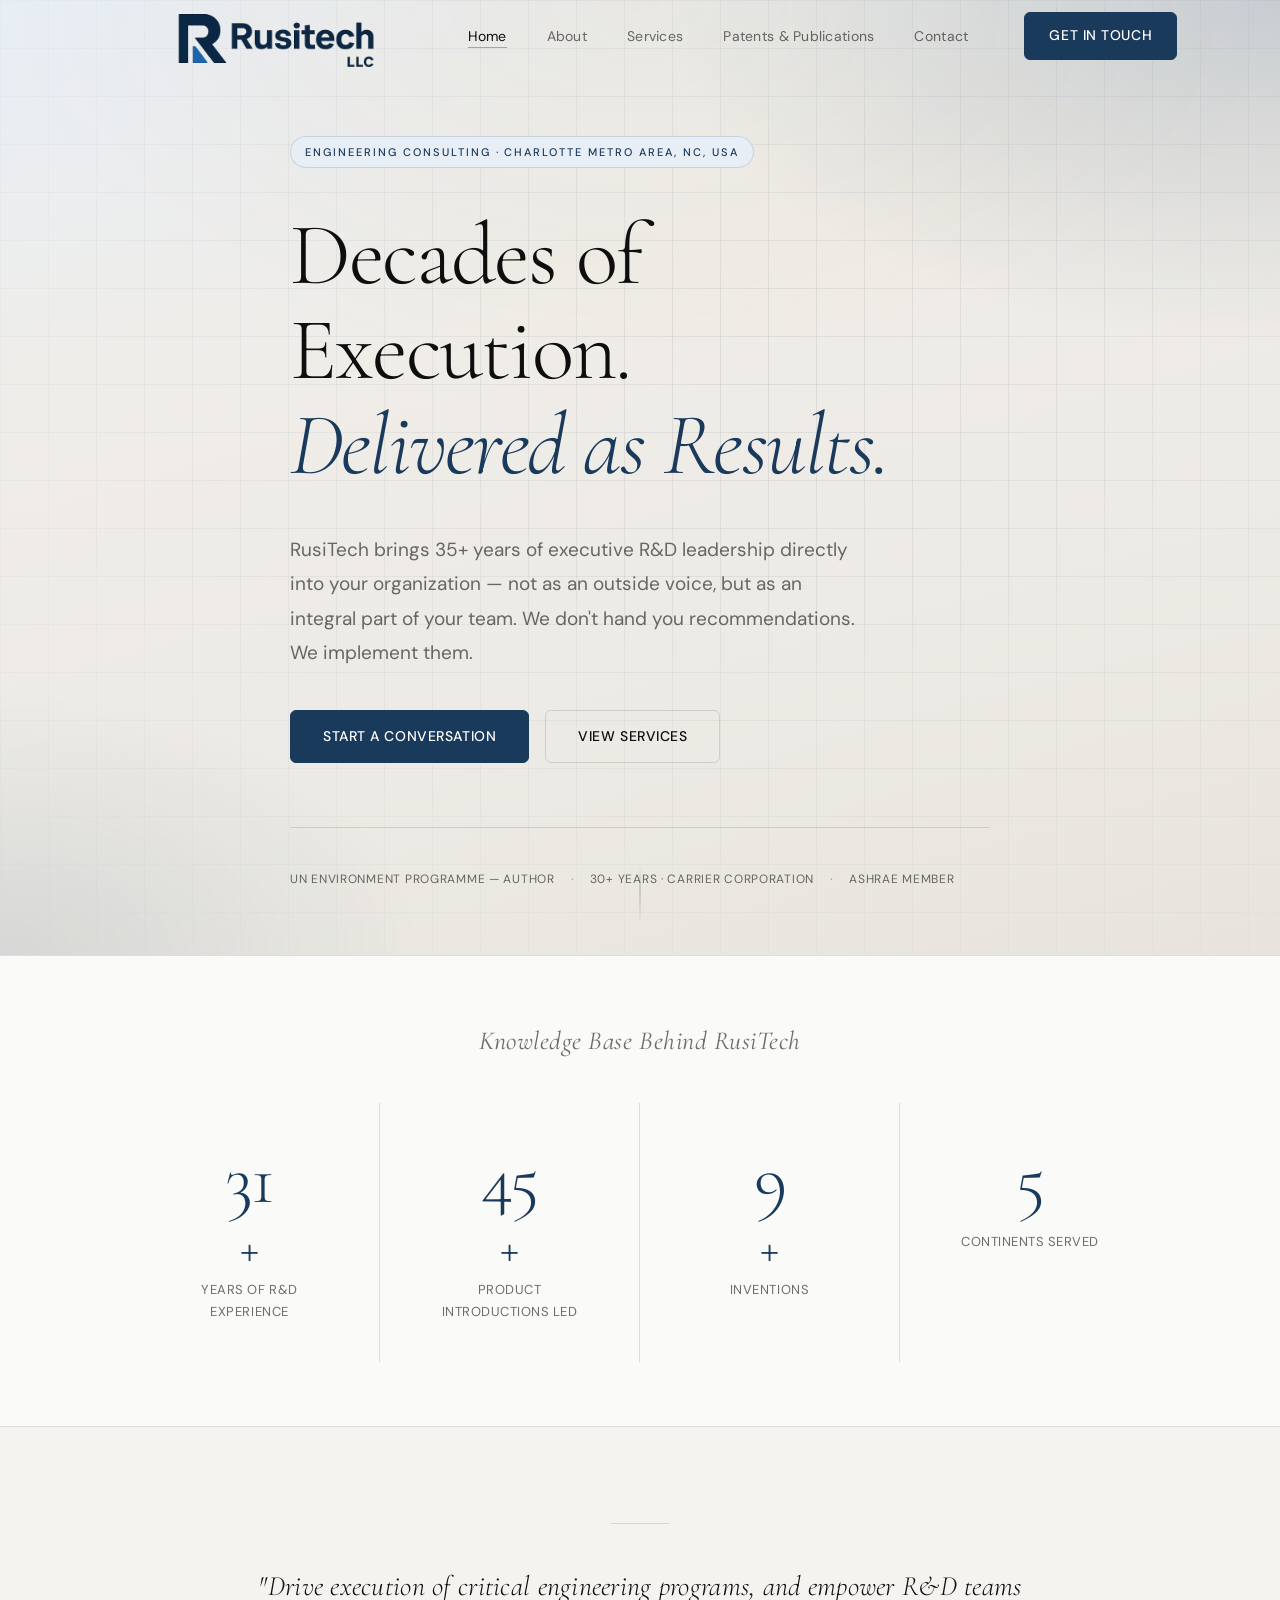
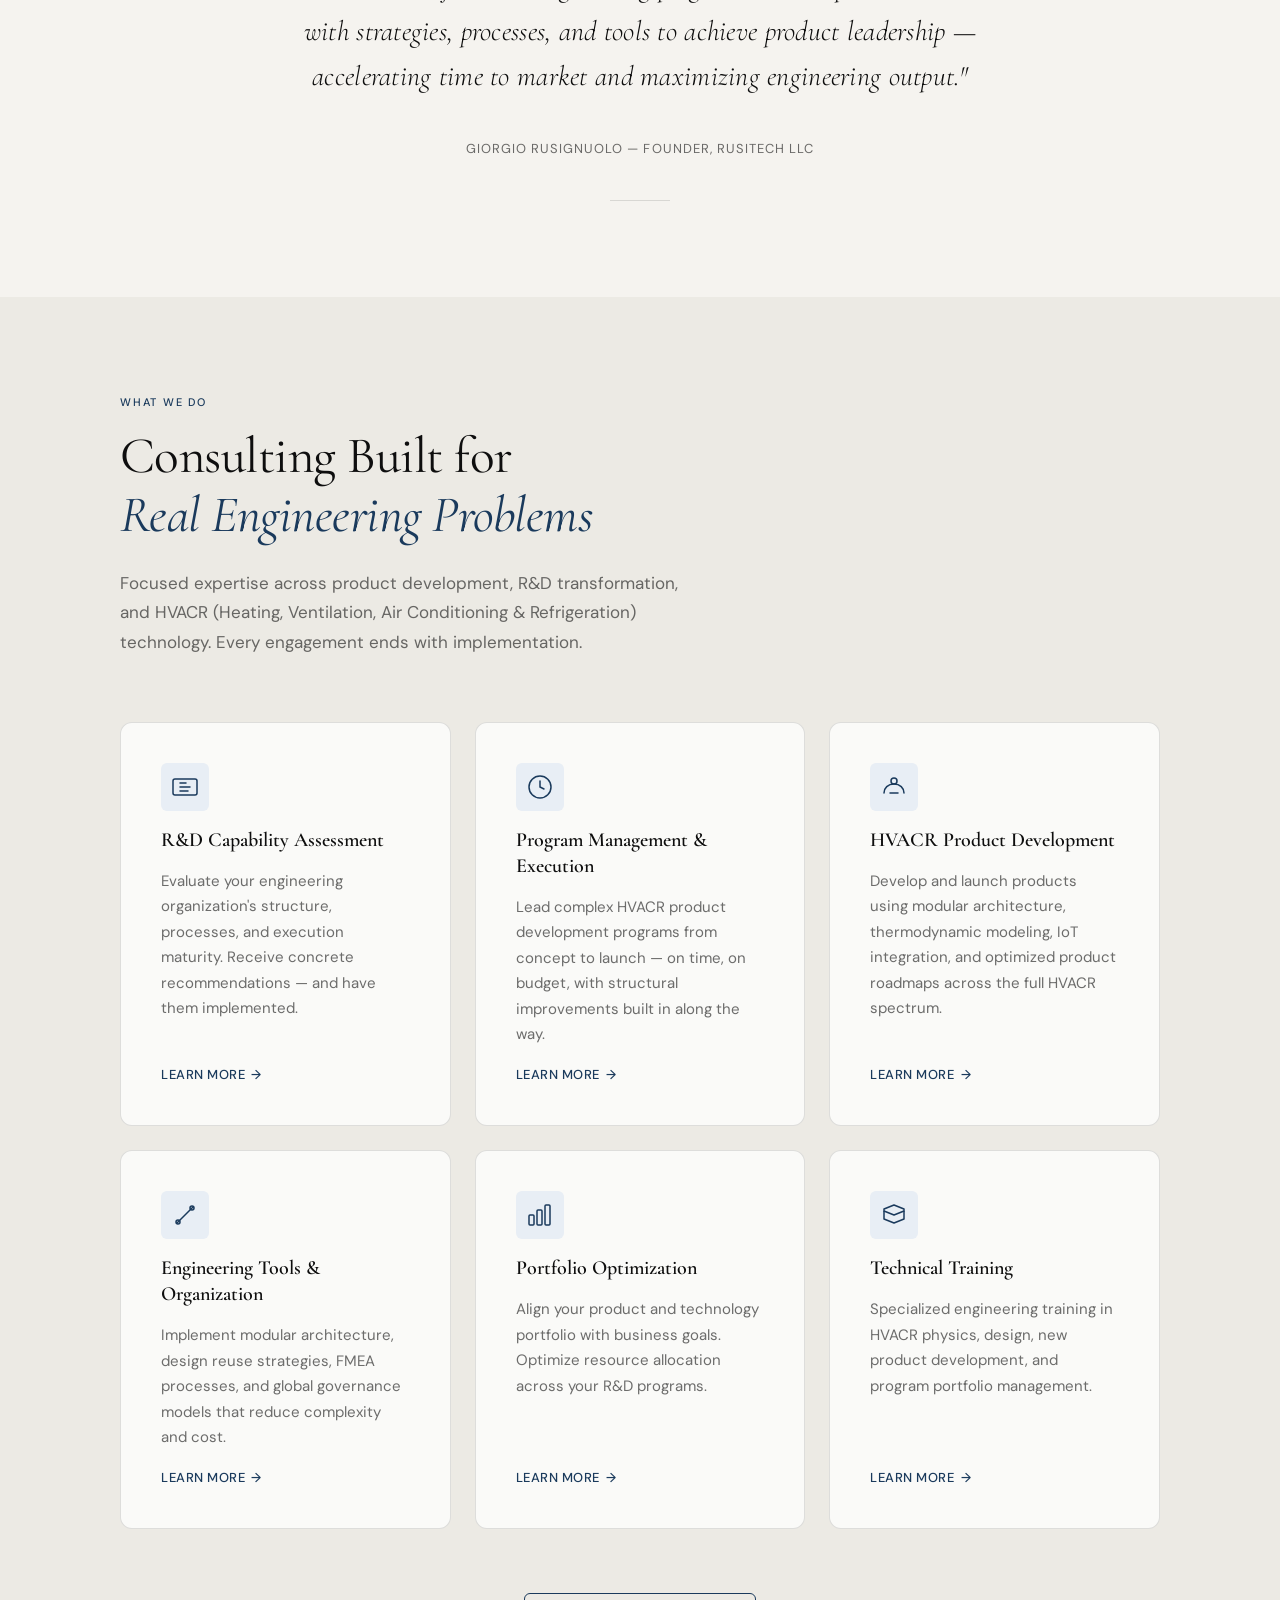
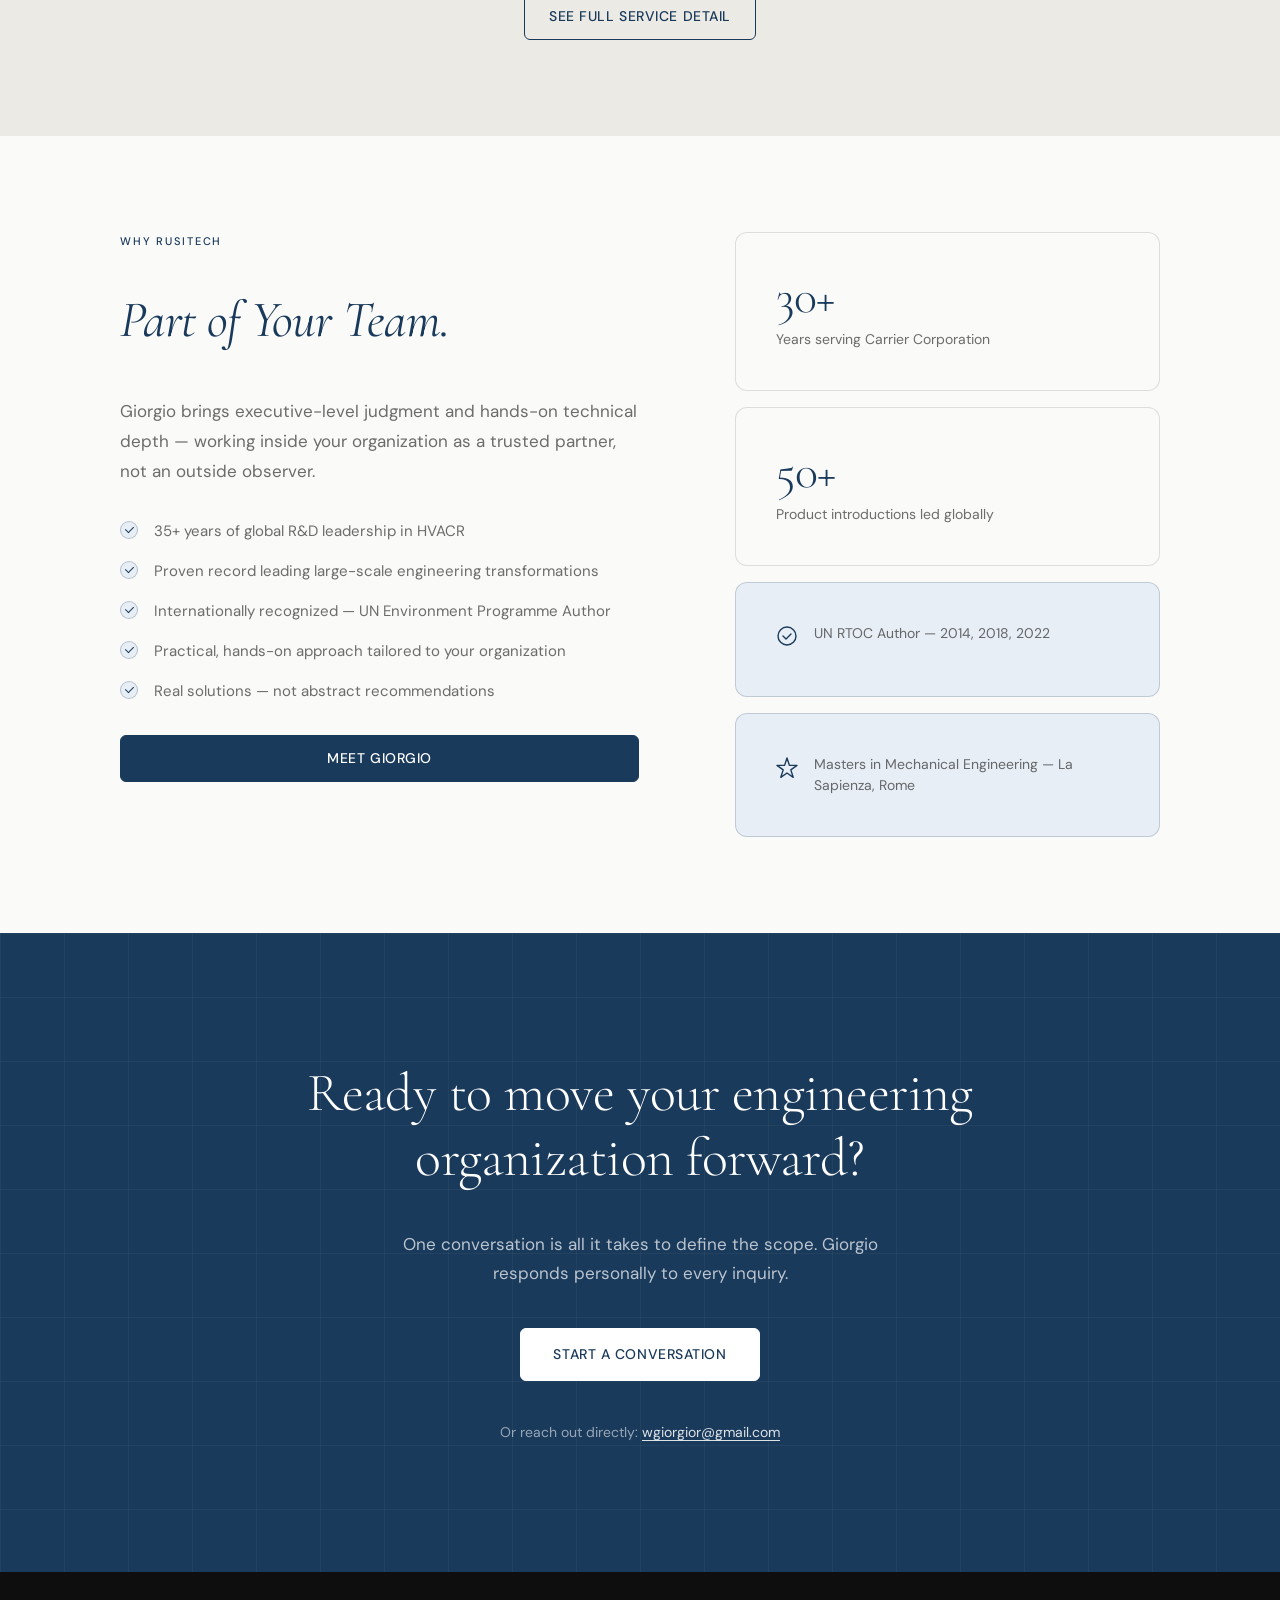
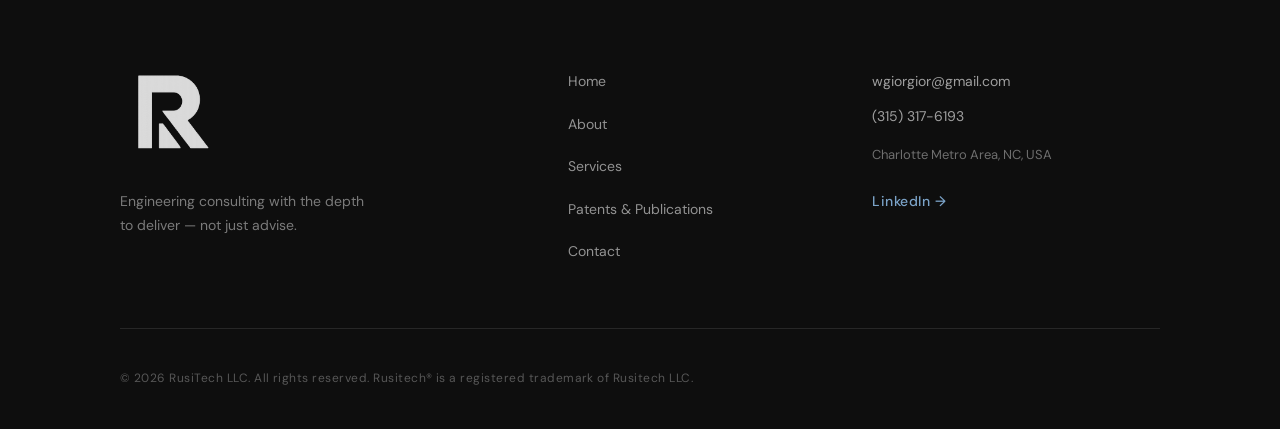
<file: index.html>
<!-- RusiTech LLC -->
<!DOCTYPE html>
<html lang="en">
<head>
  <meta charset="UTF-8" />
  <meta name="viewport" content="width=device-width, initial-scale=1.0" />
  <meta name="description" content="RusiTech LLC — 35+ years of executive R&D leadership in HVACR engineering. Strategic consulting, product development, and expert technical support." />
  <meta name="keywords" content="HVACR engineering consulting, R&D consulting, product development, engineering transformation, Giorgio Rusignuolo, Charlotte NC" />
  <meta property="og:title" content="RusiTech LLC — Engineering Consulting" />
  <meta property="og:description" content="Strategic engineering consulting with 35+ years of hands-on executive R&D experience in HVACR." />
  <meta property="og:type" content="website" />
  <meta property="og:url" content="https://grusignuolo.com" />
  <title>RusiTech LLC — Engineering Consulting</title>

  <link rel="canonical" href="https://grusignuolo.com/" />

  <!-- Favicon -->
  <link rel="icon" type="image/x-icon" href="favicon.ico" />
  <link rel="icon" type="image/png" sizes="32x32" href="favicon.ico/favicon-32x32.png" />
  <link rel="icon" type="image/png" sizes="16x16" href="favicon.ico/favicon-16x16.png" />
  <link rel="apple-touch-icon" sizes="180x180" href="favicon.ico/apple-touch-icon.png" />
  <link rel="manifest" href="favicon.ico/site.webmanifest" />
  <meta name="theme-color" content="#f5f3ef" />

  <!-- Fonts -->
  <link rel="preconnect" href="https://fonts.googleapis.com" />
  <link rel="preconnect" href="https://fonts.gstatic.com" crossorigin />
  <link href="https://fonts.googleapis.com/css2?family=Cormorant+Garamond:ital,wght@0,300;0,400;0,600;1,300;1,400&family=DM+Sans:opsz,wght@9..40,300;9..40,400;9..40,500&display=swap" rel="stylesheet" />

  <!-- Stylesheets -->
  <link rel="stylesheet" href="css/global.css" />
  <link rel="stylesheet" href="css/styles.css" />
</head>

<body>

  <div id="preloader" aria-hidden="true">
    <div class="preloader-inner">
      <div class="preloader-ring"></div>
      <span class="preloader-wordmark">RusiTech</span>
    </div>
  </div>

  <a href="#main-content" class="skip-link">Skip to main content</a>

  <header id="site-header" role="banner">
    <nav class="nav-container" aria-label="Main navigation">
      <a href="index.html" class="nav-logo" aria-label="RusiTech LLC — Home">
        <img src="images/rusitech logo.png" alt="RusiTech LLC" class="nav-logo-img" />
      </a>
      <ul class="nav-links" role="list">
        <li><a href="index.html" class="nav-link active" aria-current="page">Home</a></li>
        <li><a href="about.html" class="nav-link">About</a></li>
        <li><a href="services.html" class="nav-link">Services</a></li>
        <li><a href="patents.html" class="nav-link">Patents &amp; Publications</a></li>
        <li><a href="contact.html" class="nav-link">Contact</a></li>
      </ul>
      <a href="contact.html" class="btn btn-primary nav-cta">Get in Touch</a>
      <button class="nav-hamburger" id="nav-toggle" aria-label="Toggle navigation menu" aria-expanded="false" aria-controls="mobile-menu">
        <span class="hamburger-line"></span>
        <span class="hamburger-line"></span>
        <span class="hamburger-line"></span>
      </button>
    </nav>
    <div class="mobile-menu" id="mobile-menu" aria-hidden="true" role="dialog" aria-label="Mobile navigation">
      <ul class="mobile-nav-links" role="list">
        <li><a href="index.html" class="mobile-nav-link active">Home</a></li>
        <li><a href="about.html" class="mobile-nav-link">About</a></li>
        <li><a href="services.html" class="mobile-nav-link">Services</a></li>
        <li><a href="patents.html" class="mobile-nav-link">Patents &amp; Publications</a></li>
        <li><a href="contact.html" class="mobile-nav-link">Contact</a></li>
      </ul>
      <a href="contact.html" class="btn btn-primary mobile-cta">Get in Touch</a>
    </div>
  </header>

  <main id="main-content">

    <!-- ── HERO ───────────────────────────────────────────────── -->
    <section class="hero" aria-label="Hero">
      <div class="hero-bg" aria-hidden="true">
        <div class="hero-grid-lines"></div>
      </div>

      <div class="hero-content container">
        <div class="hero-eyebrow reveal">Engineering Consulting · Charlotte Metro Area, NC, USA</div>

        <h1 class="hero-headline reveal reveal--delay-1">
          Decades of Execution.<br />
          <em>Delivered as Results.</em>
        </h1>

        <p class="hero-sub reveal reveal--delay-2">
          RusiTech brings 35+ years of executive R&amp;D leadership directly into your organization —
          not as an outside voice, but as an integral part of your team.
          We don't hand you recommendations. We implement them.
        </p>

        <div class="hero-actions reveal reveal--delay-3">
          <a href="contact.html" class="btn btn-primary btn-lg">Start a Conversation</a>
          <a href="services.html" class="btn btn-ghost btn-lg">View Services</a>
        </div>

        <div class="hero-trust reveal reveal--delay-4">
          <span class="trust-item">UN Environment Programme — Author</span>
          <span class="trust-divider" aria-hidden="true">·</span>
          <span class="trust-item">30+ Years · Carrier Corporation</span>
          <span class="trust-divider" aria-hidden="true">·</span>
          <span class="trust-item">ASHRAE Member</span>
        </div>
      </div>

      <div class="hero-scroll-hint" aria-hidden="true">
        <span class="scroll-line"></span>
      </div>
    </section>

    <!-- ── STATS ──────────────────────────────────────────────── -->
    <section class="stats-section" aria-label="Key statistics">
      <div class="container">

        <div class="stats-label-row reveal">
          <p class="stats-knowledge-base">Knowledge Base Behind RusiTech</p>
        </div>

        <div class="stats-grid">

          <div class="stat-card reveal">
            <span class="stat-number" data-target="35">0</span><span class="stat-suffix">+</span>
            <span class="stat-label">Years of R&amp;D Experience</span>
          </div>

          <div class="stat-card reveal reveal--delay-1">
            <span class="stat-number" data-target="50">0</span><span class="stat-suffix">+</span>
            <span class="stat-label">Product Introductions Led</span>
          </div>

          <div class="stat-card reveal reveal--delay-2">
            <span class="stat-number" data-target="10">0</span><span class="stat-suffix">+</span>
            <span class="stat-label">Inventions</span>
          </div>

          <div class="stat-card reveal reveal--delay-3">
            <span class="stat-number" data-target="6">0</span><span class="stat-suffix"></span>
            <span class="stat-label">Continents Served</span>
          </div>

        </div>
      </div>
    </section>

    <!-- ── MISSION STATEMENT ──────────────────────────────────── -->
    <section class="mission-section" aria-label="Mission">
      <div class="container">
        <div class="mission-inner reveal">
          <div class="mission-rule" aria-hidden="true"></div>
          <blockquote class="mission-quote">
            "Drive execution of critical engineering programs, and empower R&amp;D teams
            with strategies, processes, and tools to achieve product leadership —
            accelerating time to market and maximizing engineering output."
          </blockquote>
          <cite class="mission-cite">Giorgio Rusignuolo — Founder, RusiTech LLC</cite>
          <div class="mission-rule" aria-hidden="true"></div>
        </div>
      </div>
    </section>

    <!-- ── SERVICES OVERVIEW ──────────────────────────────────── -->
    <section class="services-section" aria-labelledby="services-heading">
      <div class="container">

        <div class="section-header reveal">
          <span class="section-eyebrow">What We Do</span>
          <h2 id="services-heading" class="section-title">
            Consulting Built for<br /><em>Real Engineering Problems</em>
          </h2>
          <p class="section-sub">
            Focused expertise across product development, R&amp;D transformation, and
            HVACR (Heating, Ventilation, Air Conditioning &amp; Refrigeration) technology.
            Every engagement ends with implementation.
          </p>
        </div>

        <div class="services-grid">

          <article class="service-card reveal" aria-label="R&D Capability Assessment">
            <div class="service-card-icon" aria-hidden="true">
              <svg width="28" height="28" viewBox="0 0 28 28" fill="none" aria-hidden="true">
                <rect x="2" y="6" width="24" height="16" rx="2" stroke="currentColor" stroke-width="1.5"/>
                <path d="M9 14h10M9 10h6M9 18h8" stroke="currentColor" stroke-width="1.5" stroke-linecap="round"/>
              </svg>
            </div>
            <h3 class="service-card-title">R&amp;D Capability Assessment</h3>
            <p class="service-card-desc">
              Evaluate your engineering organization's structure, processes, and execution maturity.
              Receive concrete recommendations — and have them implemented.
            </p>
            <a href="services.html#assessment" class="service-card-link">
              Learn more <span aria-hidden="true">→</span>
            </a>
          </article>

          <article class="service-card reveal reveal--delay-1" aria-label="Program Management">
            <div class="service-card-icon" aria-hidden="true">
              <svg width="28" height="28" viewBox="0 0 28 28" fill="none" aria-hidden="true">
                <circle cx="14" cy="14" r="11" stroke="currentColor" stroke-width="1.5"/>
                <path d="M14 8v6l4 2" stroke="currentColor" stroke-width="1.5" stroke-linecap="round"/>
              </svg>
            </div>
            <h3 class="service-card-title">Program Management &amp; Execution</h3>
            <p class="service-card-desc">
              Lead complex HVACR product development programs from concept to launch —
              on time, on budget, with structural improvements built in along the way.
            </p>
            <a href="services.html#program-management" class="service-card-link">
              Learn more <span aria-hidden="true">→</span>
            </a>
          </article>

          <article class="service-card reveal reveal--delay-2" aria-label="HVACR Product Development">
            <div class="service-card-icon" aria-hidden="true">
              <svg width="28" height="28" viewBox="0 0 28 28" fill="none" aria-hidden="true">
                <path d="M4 20c0-5 4-9 10-9s10 4 10 9" stroke="currentColor" stroke-width="1.5" stroke-linecap="round"/>
                <circle cx="14" cy="8" r="3" stroke="currentColor" stroke-width="1.5"/>
                <path d="M10 20h8" stroke="currentColor" stroke-width="1.5" stroke-linecap="round"/>
              </svg>
            </div>
            <h3 class="service-card-title">HVACR Product Development</h3>
            <p class="service-card-desc">
              Develop and launch products using modular architecture, thermodynamic modeling,
              IoT integration, and optimized product roadmaps across the full HVACR spectrum.
            </p>
            <a href="services.html#hvacr" class="service-card-link">
              Learn more <span aria-hidden="true">→</span>
            </a>
          </article>

          <article class="service-card reveal" aria-label="Engineering Tools & Organization">
            <div class="service-card-icon" aria-hidden="true">
              <svg width="28" height="28" viewBox="0 0 28 28" fill="none" aria-hidden="true">
                <path d="M6 22l4-4m8-8l4-4M10 18l8-8" stroke="currentColor" stroke-width="1.5" stroke-linecap="round"/>
                <circle cx="7" cy="21" r="2" stroke="currentColor" stroke-width="1.5"/>
                <circle cx="21" cy="7" r="2" stroke="currentColor" stroke-width="1.5"/>
              </svg>
            </div>
            <h3 class="service-card-title">Engineering Tools &amp; Organization</h3>
            <p class="service-card-desc">
              Implement modular architecture, design reuse strategies, FMEA processes,
              and global governance models that reduce complexity and cost.
            </p>
            <a href="services.html#tools" class="service-card-link">
              Learn more <span aria-hidden="true">→</span>
            </a>
          </article>

          <article class="service-card reveal reveal--delay-1" aria-label="Portfolio Optimization">
            <div class="service-card-icon" aria-hidden="true">
              <svg width="28" height="28" viewBox="0 0 28 28" fill="none" aria-hidden="true">
                <rect x="3" y="14" width="5" height="10" rx="1" stroke="currentColor" stroke-width="1.5"/>
                <rect x="11" y="9" width="5" height="15" rx="1" stroke="currentColor" stroke-width="1.5"/>
                <rect x="19" y="4" width="5" height="20" rx="1" stroke="currentColor" stroke-width="1.5"/>
              </svg>
            </div>
            <h3 class="service-card-title">Portfolio Optimization</h3>
            <p class="service-card-desc">
              Align your product and technology portfolio with business goals.
              Optimize resource allocation across your R&amp;D programs.
            </p>
            <a href="services.html#portfolio" class="service-card-link">
              Learn more <span aria-hidden="true">→</span>
            </a>
          </article>

          <article class="service-card reveal reveal--delay-2" aria-label="Technical Training">
            <div class="service-card-icon" aria-hidden="true">
              <svg width="28" height="28" viewBox="0 0 28 28" fill="none" aria-hidden="true">
                <path d="M4 8l10-4 10 4v2L14 14 4 10V8z" stroke="currentColor" stroke-width="1.5" stroke-linejoin="round"/>
                <path d="M4 10v8l10 4 10-4V10" stroke="currentColor" stroke-width="1.5" stroke-linejoin="round"/>
              </svg>
            </div>
            <h3 class="service-card-title">Technical Training</h3>
            <p class="service-card-desc">
              Specialized engineering training in HVACR physics, design,
              new product development, and program portfolio management.
            </p>
            <a href="services.html#training" class="service-card-link">
              Learn more <span aria-hidden="true">→</span>
            </a>
          </article>

        </div>

        <div class="services-cta reveal">
          <a href="services.html" class="btn btn-outline">See Full Service Detail</a>
        </div>

      </div>
    </section>

    <!-- ── WHY RUSITECH ───────────────────────────────────────── -->
    <section class="why-section" aria-labelledby="why-heading">
      <div class="container">

        <div class="why-inner">
          <div class="why-text reveal">
            <span class="section-eyebrow">Why RusiTech</span>
            <h2 id="why-heading" class="section-title">
              <em>Part of Your Team.</em>
            </h2>
            <p class="section-sub">
              Giorgio brings executive-level judgment and hands-on technical depth — working
              inside your organization as a trusted partner, not an outside observer.
            </p>

            <ul class="why-list" role="list">
              <li class="why-item">
                <span class="why-check" aria-hidden="true"></span>
                <span>35+ years of global R&amp;D leadership in HVACR</span>
              </li>
              <li class="why-item">
                <span class="why-check" aria-hidden="true"></span>
                <span>Proven record leading large-scale engineering transformations</span>
              </li>
              <li class="why-item">
                <span class="why-check" aria-hidden="true"></span>
                <span>Internationally recognized — UN Environment Programme Author</span>
              </li>
              <li class="why-item">
                <span class="why-check" aria-hidden="true"></span>
                <span>Practical, hands-on approach tailored to your organization</span>
              </li>
              <li class="why-item">
                <span class="why-check" aria-hidden="true"></span>
                <span>Real solutions — not abstract recommendations</span>
              </li>
            </ul>

            <a href="about.html" class="btn btn-primary">Meet Giorgio</a>
          </div>

          <div class="why-credentials reveal reveal--delay-2">
            <div class="credential-card">
              <span class="credential-number">30+</span>
              <span class="credential-label">Years serving Carrier Corporation</span>
            </div>
            <div class="credential-card">
              <span class="credential-number">50+</span>
              <span class="credential-label">Product introductions led globally</span>
            </div>
            <div class="credential-card credential-card--accent">
              <span class="credential-icon" aria-hidden="true">
                <svg width="22" height="22" viewBox="0 0 22 22" fill="none">
                  <circle cx="11" cy="11" r="9" stroke="currentColor" stroke-width="1.4"/>
                  <path d="M7 11l3 3 5-5" stroke="currentColor" stroke-width="1.4" stroke-linecap="round" stroke-linejoin="round"/>
                </svg>
              </span>
              <span class="credential-label">UN RTOC Author — 2014, 2018, 2022</span>
            </div>
            <div class="credential-card credential-card--accent">
              <span class="credential-icon" aria-hidden="true">
                <svg width="22" height="22" viewBox="0 0 22 22" fill="none">
                  <path d="M11 2l2.4 7.4H21l-6.2 4.5 2.4 7.4L11 17l-6.2 4.3 2.4-7.4L1 9.4h7.6L11 2z" stroke="currentColor" stroke-width="1.4" stroke-linejoin="round"/>
                </svg>
              </span>
              <span class="credential-label">Masters in Mechanical Engineering — La Sapienza, Rome</span>
            </div>
          </div>
        </div>

      </div>
    </section>

    <!-- ── CLOSING CTA ────────────────────────────────────────── -->
    <section class="cta-section" aria-labelledby="cta-heading">
      <div class="container">
        <div class="cta-inner reveal">
          <h2 id="cta-heading" class="cta-title">
            Ready to move your engineering<br />organization forward?
          </h2>
          <p class="cta-sub">
            One conversation is all it takes to define the scope.
            Giorgio responds personally to every inquiry.
          </p>
          <a href="contact.html" class="btn btn-primary btn-lg">Start a Conversation</a>
          <p class="cta-email">
            Or reach out directly:
            <a href="mailto:wgiorgior@gmail.com" class="cta-email-link">wgiorgior@gmail.com</a>
          </p>
        </div>
      </div>
    </section>

  </main>

  <footer class="site-footer" role="contentinfo">
    <div class="container">
      <div class="footer-inner">
        <div class="footer-brand">
          <img src="/images/rusitech logo - R.png" alt="RusiTech LLC" class="footer-logo-img" />
          <p class="footer-tagline">
            Engineering consulting with the depth<br />
            to deliver — not just advise.
          </p>
        </div>
        <nav class="footer-nav" aria-label="Footer navigation">
          <ul role="list">
            <li><a href="index.html">Home</a></li>
            <li><a href="about.html">About</a></li>
            <li><a href="services.html">Services</a></li>
            <li><a href="patents.html">Patents &amp; Publications</a></li>
            <li><a href="contact.html">Contact</a></li>
          </ul>
        </nav>
        <div class="footer-contact">
          <p><a href="mailto:wgiorgior@gmail.com">wgiorgior@gmail.com</a></p>
          <p><a href="tel:+13153176193">(315) 317-6193</a></p>
          <p class="footer-address">Charlotte Metro Area, NC, USA</p>
          <a href="https://www.linkedin.com/in/giorgio-rusignuolo-7230b142/" target="_blank" rel="noopener noreferrer" class="footer-linkedin" aria-label="Giorgio Rusignuolo on LinkedIn">LinkedIn →</a>
        </div>
      </div>
      <div class="footer-bottom">
        <p>&copy; <span id="footer-year"></span> RusiTech LLC. All rights reserved. Rusitech&reg; is a registered trademark of Rusitech LLC.</p>
      </div>
    </div>
  </footer>

  <button class="scroll-top-btn" id="scrollTopBtn" aria-label="Scroll back to top" title="Back to top">↑</button>

  <script src="js/main.js"></script>

  <script type="application/ld+json">
  {
    "@context": "https://schema.org",
    "@type": "ProfessionalService",
    "name": "RusiTech LLC",
    "description": "Engineering consulting with 35+ years of executive R&D leadership in HVACR. Strategic transformation, product development, and expert technical support.",
    "url": "wgiorgior@gmail.com",
    "telephone": "+13153176193",
    "email": "rusitech@grusignuolo.com",
    "address": {
      "@type": "PostalAddress",
      "addressLocality": "Charlotte",
      "addressRegion": "NC",
      "addressCountry": "US"
    },
    "founder": {
      "@type": "Person",
      "name": "Giorgio Rusignuolo",
      "jobTitle": "Founder & Expert Consultant",
      "alumniOf": "University of Rome, La Sapienza",
      "sameAs": "https://www.linkedin.com/in/giorgio-rusignuolo-7230b142/"
    },
    "areaServed": "Worldwide",
    "serviceType": [
      "R&D Capability Assessment",
      "Program Management & Execution",
      "HVACR Product Development",
      "Engineering Tools & Organization",
      "Portfolio Optimization",
      "Technical Training"
    ]
  }
  </script>

</body>
</html>
</file>
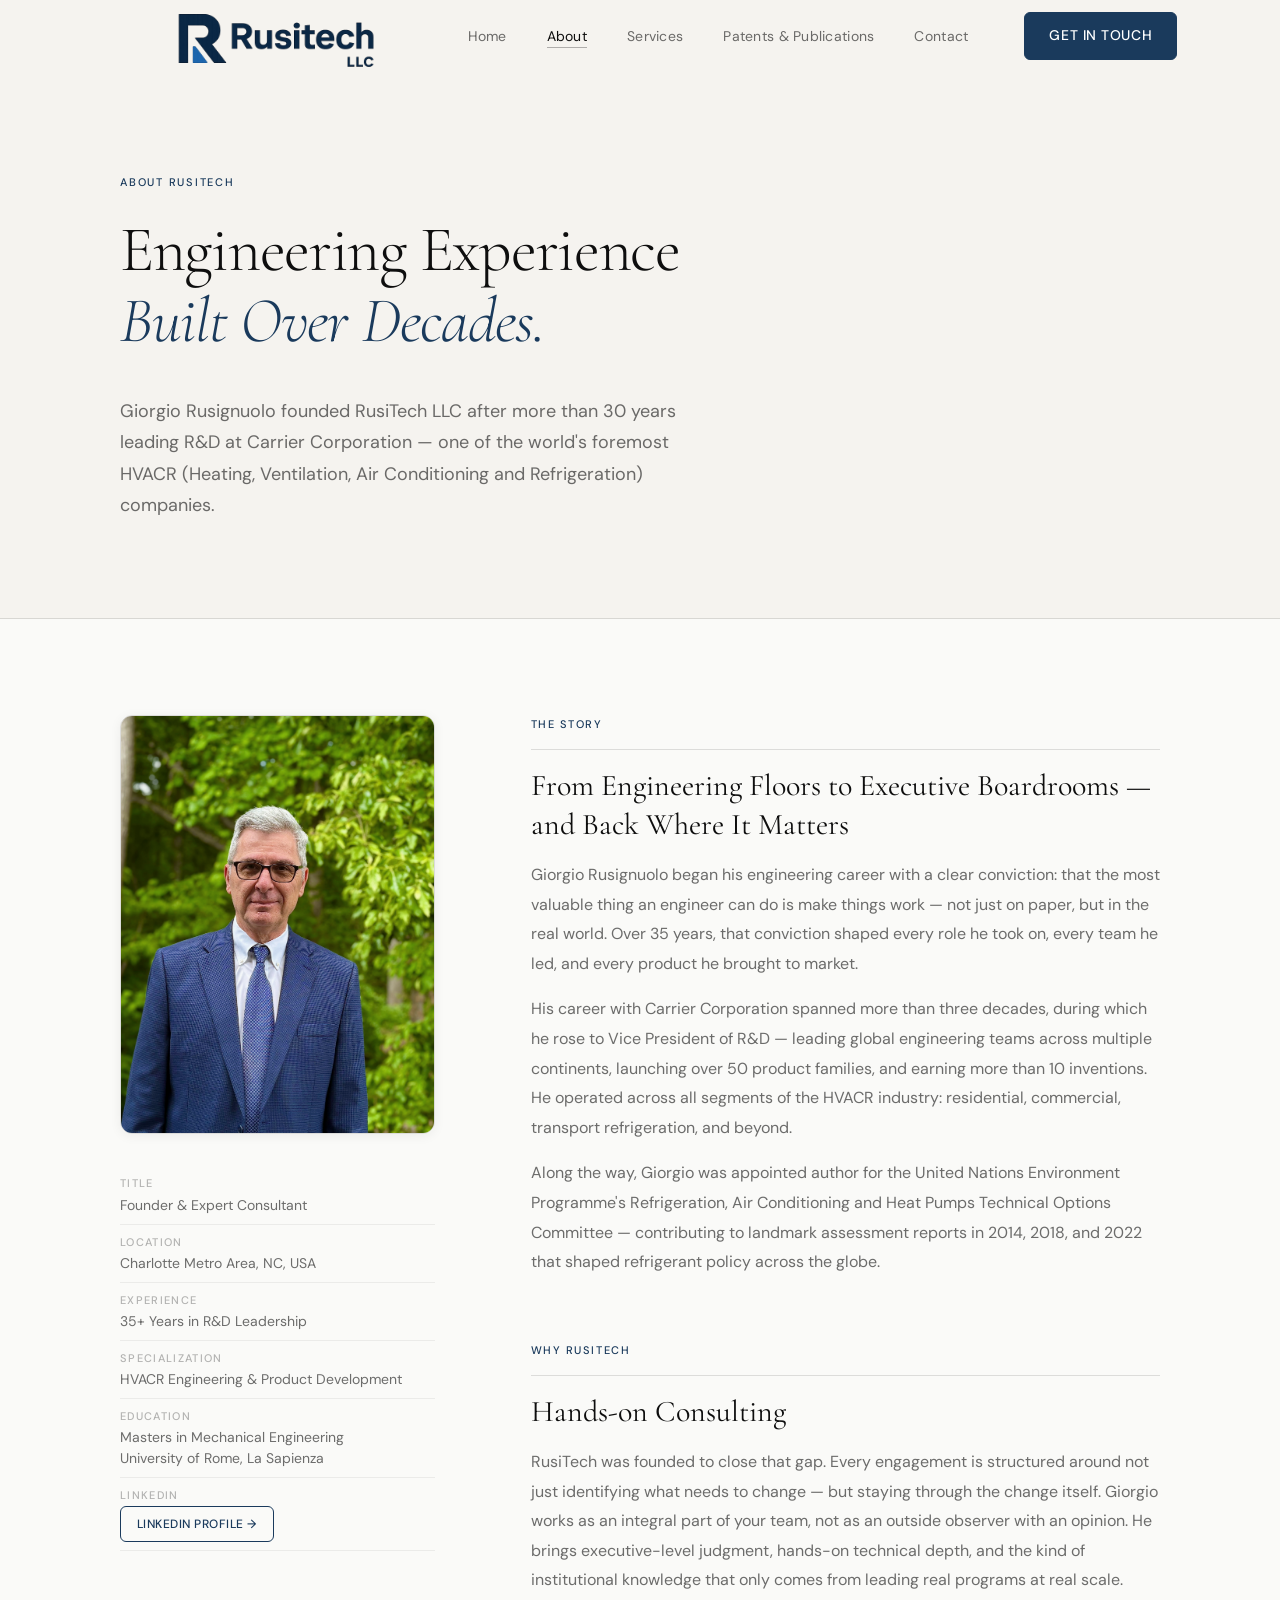
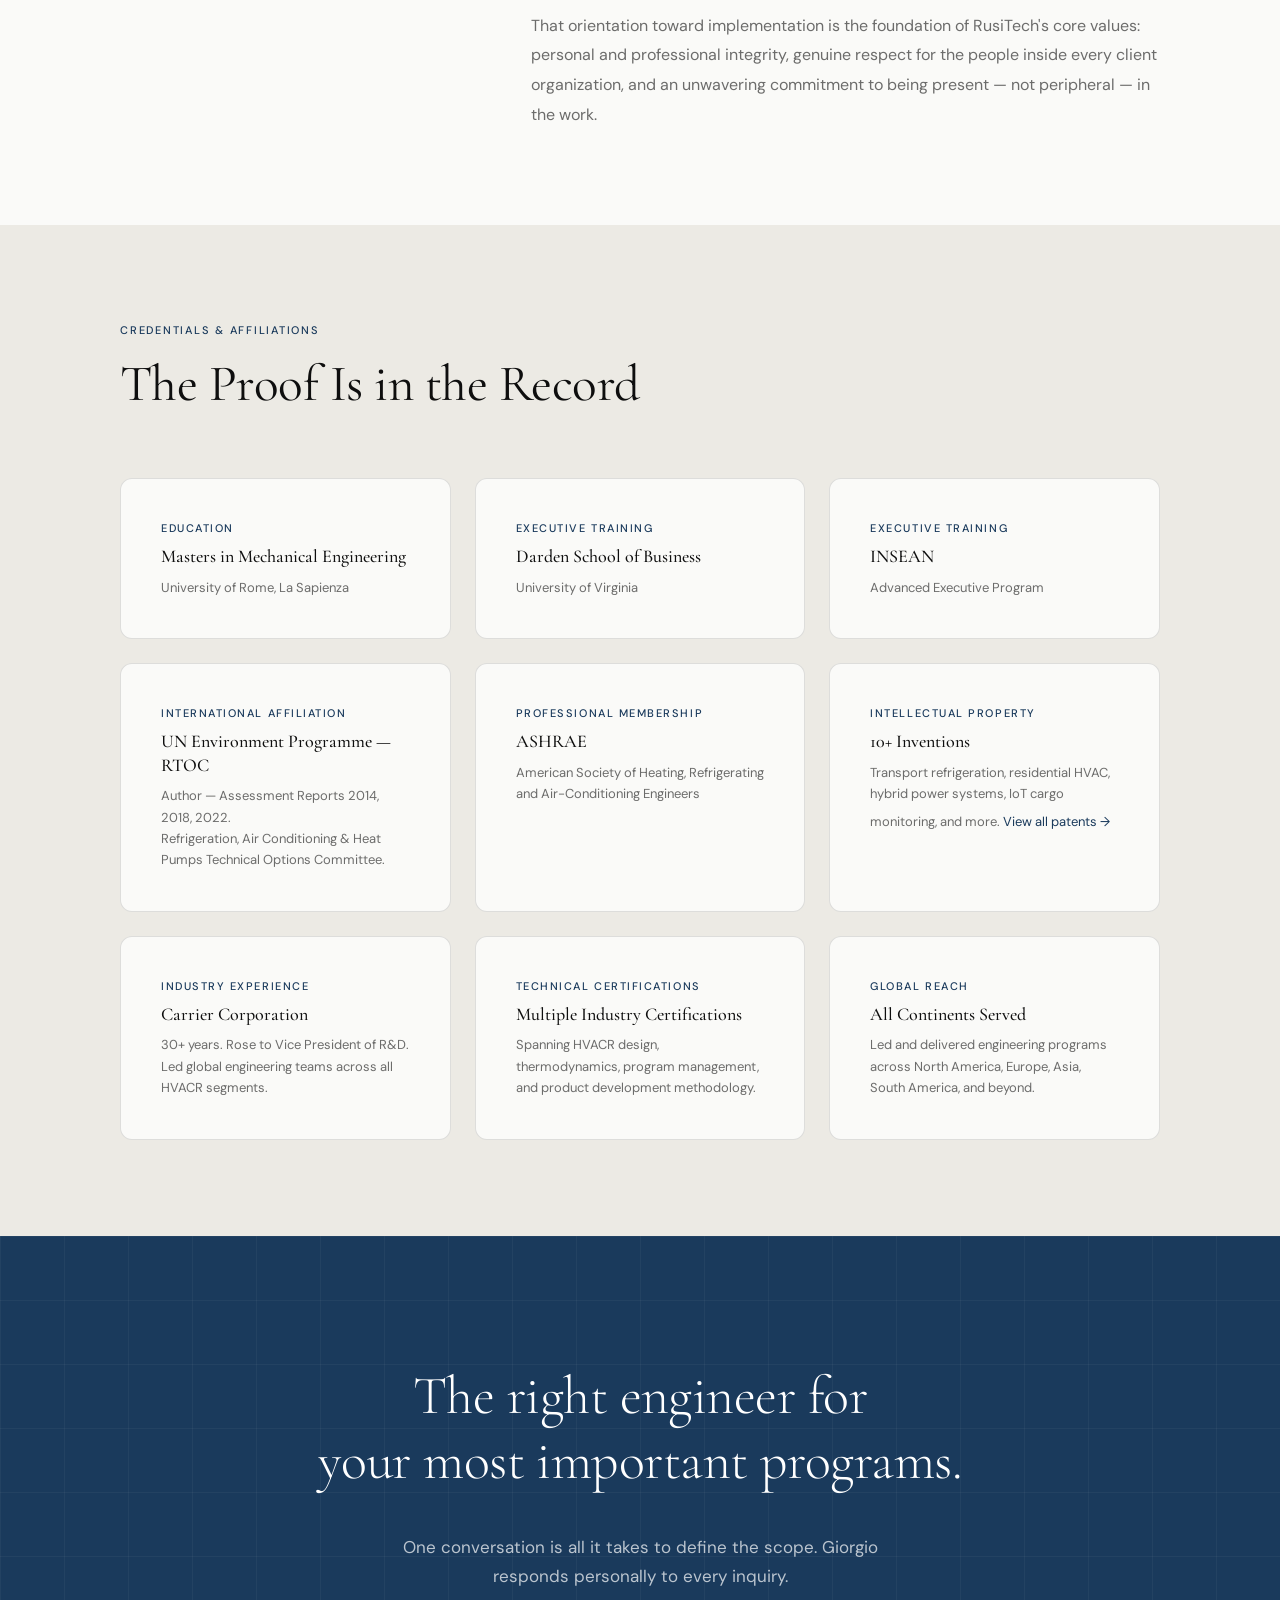
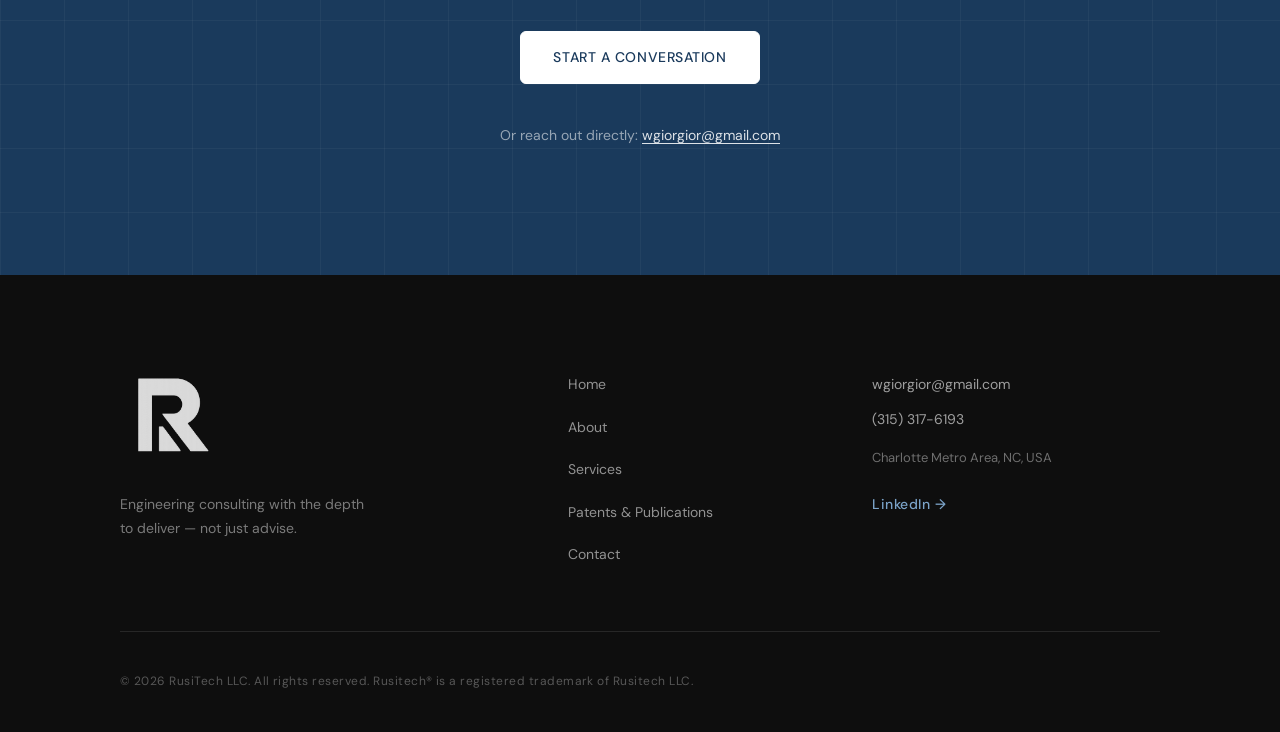
<file: about.html>
<!DOCTYPE html>
<html lang="en">
<head>
  <meta charset="UTF-8" />
  <meta name="viewport" content="width=device-width, initial-scale=1.0" />
  <meta name="description" content="About Giorgio Rusignuolo — Founder of RusiTech LLC. 35+ years of executive R&D leadership in HVACR engineering, UN Environment Programme Author, and 10+ inventions." />
  <meta name="keywords" content="Giorgio Rusignuolo, RusiTech, HVACR engineer, R&D consultant, Carrier Corporation, UN RTOC, Charlotte Metro Area NC" />
  <meta property="og:title" content="About — RusiTech LLC" />
  <meta property="og:description" content="Meet Giorgio Rusignuolo — 35+ years of hands-on executive engineering leadership in HVACR." />
  <meta property="og:type" content="website" />
  <title>About — RusiTech LLC</title>

  <link rel="canonical" href="https://grusignuolo.com/about.html" />

    <!-- Favicon -->
  <link rel="icon" type="image/x-icon" href="favicon.ico" />
<link rel="icon" type="image/png" sizes="32x32" href="favicon.ico/favicon-32x32.png" />
<link rel="icon" type="image/png" sizes="16x16" href="favicon.ico/favicon-16x16.png" />
<link rel="apple-touch-icon" sizes="180x180" href="favicon.ico/apple-touch-icon.png" />
<link rel="manifest" href="favicon.ico/site.webmanifest" />
<meta name="theme-color" content="#f5f3ef" />

  <!-- Fonts -->
  <link rel="preconnect" href="https://fonts.googleapis.com" />
  <link rel="preconnect" href="https://fonts.gstatic.com" crossorigin />
  <link href="https://fonts.googleapis.com/css2?family=Cormorant+Garamond:ital,wght@0,300;0,400;0,600;1,300;1,400&family=DM+Sans:opsz,wght@9..40,300;9..40,400;9..40,500&display=swap" rel="stylesheet" />

  <!-- Stylesheets -->
  <link rel="stylesheet" href="css/global.css" />
  <link rel="stylesheet" href="css/styles.css" />
</head>

<body>

  <!-- ============================================================
       PRELOADER
  ============================================================ -->
  <div id="preloader" aria-hidden="true">
    <div class="preloader-inner">
      <div class="preloader-ring"></div>
      <span class="preloader-wordmark">RusiTech</span>
    </div>
  </div>

  <!-- ============================================================
       SKIP LINK
  ============================================================ -->
  <a href="#main-content" class="skip-link">Skip to main content</a>

  <!-- ============================================================
       NAVIGATION
  ============================================================ -->
  <header id="site-header" role="banner">
    <nav class="nav-container" aria-label="Main navigation">

         <a href="index.html" class="nav-logo" aria-label="RusiTech LLC — Home">
  <img src="images/rusitech logo.png" alt="RusiTech LLC" class="nav-logo-img" />
</a>

      <ul class="nav-links" role="list">
        <li><a href="index.html" class="nav-link">Home</a></li>
        <li><a href="about.html" class="nav-link active" aria-current="page">About</a></li>
        <li><a href="services.html" class="nav-link">Services</a></li>
        <li><a href="patents.html" class="nav-link">Patents &amp; Publications</a></li>
        <li><a href="contact.html" class="nav-link">Contact</a></li>
      </ul>

      <a href="contact.html" class="btn btn-primary nav-cta">Get in Touch</a>

      <button
        class="nav-hamburger"
        id="nav-toggle"
        aria-label="Toggle navigation menu"
        aria-expanded="false"
        aria-controls="mobile-menu"
      >
        <span class="hamburger-line"></span>
        <span class="hamburger-line"></span>
        <span class="hamburger-line"></span>
      </button>

    </nav>

    <div class="mobile-menu" id="mobile-menu" aria-hidden="true" role="dialog" aria-label="Mobile navigation">
      <ul class="mobile-nav-links" role="list">
        <li><a href="index.html" class="mobile-nav-link">Home</a></li>
        <li><a href="about.html" class="mobile-nav-link active">About</a></li>
        <li><a href="services.html" class="mobile-nav-link">Services</a></li>
        <li><a href="patents.html" class="mobile-nav-link">Patents &amp; Publications</a></li>
        <li><a href="contact.html" class="mobile-nav-link">Contact</a></li>
      </ul>
      <a href="contact.html" class="btn btn-primary mobile-cta">Get in Touch</a>
    </div>
  </header>

  <!-- ============================================================
       MAIN CONTENT
  ============================================================ -->
  <main id="main-content">

    <!-- ── PAGE HERO ──────────────────────────────────────────── -->
    <section class="page-hero" aria-label="About page hero">
      <div class="container">
        <div class="page-hero-inner">
          <span class="page-hero-eyebrow reveal">About RusiTech</span>
          <h1 class="page-hero-title reveal reveal--delay-1">
            Engineering Experience<br />
            <em>Built Over Decades.</em>
          </h1>
          <p class="page-hero-sub reveal reveal--delay-2">
            Giorgio Rusignuolo founded RusiTech LLC after more than 30 years leading
            R&amp;D at Carrier Corporation — one of the world's foremost HVACR
            (Heating, Ventilation, Air Conditioning and Refrigeration) companies.
          </p>
        </div>
      </div>
    </section>

    <!-- ── BIO SECTION ────────────────────────────────────────── -->
    <section class="bio-section" aria-labelledby="bio-heading">
      <div class="container">
        <div class="bio-grid">

        <!-- Sidebar -->
<aside class="bio-sidebar reveal">

  <div class="bio-photo-wrap">
    <img
      src="/images/Giorgio.jpeg"
      alt="Giorgio Rusignuolo — Founder, RusiTech LLC"
      class="bio-photo"
      loading="lazy"
    />
  </div>

            <!-- Quick Info -->
            <div class="bio-sidebar-info">

              <div class="bio-info-item">
                <span class="bio-info-label">Title</span>
                <span class="bio-info-value">Founder &amp; Expert Consultant</span>
              </div>

              <div class="bio-info-item">
                <span class="bio-info-label">Location</span>
                <span class="bio-info-value">Charlotte Metro Area, NC, USA</span>
              </div>

              <div class="bio-info-item">
                <span class="bio-info-label">Experience</span>
                <span class="bio-info-value">35+ Years in R&amp;D Leadership</span>
              </div>

              <div class="bio-info-item">
                <span class="bio-info-label">Specialization</span>
                <span class="bio-info-value">HVACR Engineering &amp; Product Development</span>
              </div>

              <div class="bio-info-item">
                <span class="bio-info-label">Education</span>
                <span class="bio-info-value">
                  Masters in Mechanical Engineering<br />
                  University of Rome, La Sapienza
                </span>
              </div>

           <div class="bio-info-item">
  <span class="bio-info-label">LinkedIn</span>
  <span class="bio-info-value">
    <a href="https://www.linkedin.com/in/giorgio-rusignuolo-7230b142/" target="_blank" rel="noopener noreferrer" class="btn btn-outline btn-sm">LinkedIn Profile →</a>
  </span>
</div>

</div>
</aside>

          <!-- Bio Content -->
          <div class="bio-content">

            <div class="bio-block reveal">
              <span class="bio-block-label">The Story</span>
              <h2 id="bio-heading" class="bio-block-title">
                From Engineering Floors to Executive Boardrooms —
                and Back Where It Matters
              </h2>
              <p>
                Giorgio Rusignuolo began his engineering career with a clear conviction:
                that the most valuable thing an engineer can do is make things work —
                not just on paper, but in the real world. Over 35 years, that conviction
                shaped every role he took on, every team he led, and every product
                he brought to market.
              </p>
              <p>
                His career with Carrier Corporation spanned more than three decades,
                during which he rose to Vice President of R&amp;D — leading global
                engineering teams across multiple continents, launching over 50 product
                families, and earning more than 10 inventions. He operated across all
                segments of the HVACR industry: residential, commercial, transport
                refrigeration, and beyond.
              </p>
              <p>
                Along the way, Giorgio was appointed author for the United Nations
                Environment Programme's Refrigeration, Air Conditioning and Heat Pumps
                Technical Options Committee — contributing to landmark assessment reports
                in 2014, 2018, and 2022 that shaped refrigerant policy across the globe.
              </p>
            </div>

            <div class="bio-block reveal">
              <span class="bio-block-label">Why RusiTech</span>
              <h3 class="bio-block-title">
                Hands-on Consulting
              </h3>
              <p>
                RusiTech was founded to close that gap. Every engagement is structured
                around not just identifying what needs to change — but staying through
                the change itself. Giorgio works as an integral part of your team,
                not as an outside observer with an opinion. He brings executive-level
                judgment, hands-on technical depth, and the kind of institutional
                knowledge that only comes from leading real programs at real scale.
              </p>
              <p>
                That orientation toward implementation is the foundation of RusiTech's
                core values: personal and professional integrity, genuine respect for
                the people inside every client organization, and an unwavering
                commitment to being present — not peripheral — in the work.
              </p>
            </div>

          </div>
        </div>
      </div>
    </section>

    <!-- ── CREDENTIALS SECTION ────────────────────────────────── -->
    <section class="credentials-section" aria-labelledby="credentials-heading">
      <div class="container">

        <div class="section-header reveal">
          <span class="section-eyebrow">Credentials &amp; Affiliations</span>
          <h2 id="credentials-heading" class="section-title">
            The Proof Is in the Record
          </h2>
        </div>

        <div class="credentials-grid">

          <div class="cred-card reveal">
            <span class="cred-card-label">Education</span>
            <span class="cred-card-title">Masters in Mechanical Engineering</span>
            <span class="cred-card-sub">University of Rome, La Sapienza</span>
          </div>

          <div class="cred-card reveal reveal--delay-1">
            <span class="cred-card-label">Executive Training</span>
            <span class="cred-card-title">Darden School of Business</span>
            <span class="cred-card-sub">University of Virginia</span>
          </div>

          <div class="cred-card reveal reveal--delay-2">
            <span class="cred-card-label">Executive Training</span>
            <span class="cred-card-title">INSEAN</span>
            <span class="cred-card-sub">Advanced Executive Program</span>
          </div>

          <div class="cred-card reveal">
            <span class="cred-card-label">International Affiliation</span>
            <span class="cred-card-title">UN Environment Programme — RTOC</span>
            <span class="cred-card-sub">
              Author — Assessment Reports 2014, 2018, 2022.<br />
              Refrigeration, Air Conditioning &amp; Heat Pumps Technical Options Committee.
            </span>
          </div>

          <div class="cred-card reveal reveal--delay-1">
            <span class="cred-card-label">Professional Membership</span>
            <span class="cred-card-title">ASHRAE</span>
            <span class="cred-card-sub">
              American Society of Heating, Refrigerating and Air-Conditioning Engineers
            </span>
          </div>

          <div class="cred-card reveal reveal--delay-2">
            <span class="cred-card-label">Intellectual Property</span>
            <span class="cred-card-title">10+ Inventions</span>
            <span class="cred-card-sub">
              Transport refrigeration, residential HVAC, hybrid power systems,
              IoT cargo monitoring, and more.
              <a href="patents.html" style="color: var(--color-accent); display: inline-block; margin-top: 6px;">
                View all patents →
              </a>
            </span>
          </div>

          <div class="cred-card reveal">
            <span class="cred-card-label">Industry Experience</span>
            <span class="cred-card-title">Carrier Corporation</span>
            <span class="cred-card-sub">
              30+ years. Rose to Vice President of R&amp;D.
              Led global engineering teams across all HVACR segments.
            </span>
          </div>

          <div class="cred-card reveal reveal--delay-1">
            <span class="cred-card-label">Technical Certifications</span>
            <span class="cred-card-title">Multiple Industry Certifications</span>
            <span class="cred-card-sub">
              Spanning HVACR design, thermodynamics, program management,
              and product development methodology.
            </span>
          </div>

          <div class="cred-card reveal reveal--delay-2">
            <span class="cred-card-label">Global Reach</span>
            <span class="cred-card-title">All Continents Served</span>
            <span class="cred-card-sub">
              Led and delivered engineering programs across North America,
              Europe, Asia, South America, and beyond.
            </span>
          </div>

        </div>
      </div>
    </section>

    <!-- ── CLOSING CTA ────────────────────────────────────────── -->
    <section class="cta-section" aria-labelledby="about-cta-heading">
      <div class="container">
        <div class="cta-inner reveal">
          <h2 id="about-cta-heading" class="cta-title">
            The right engineer for<br />your most important programs.
          </h2>
          <p class="cta-sub">
            One conversation is all it takes to define the scope.
            Giorgio responds personally to every inquiry.
          </p>
          <a href="contact.html" class="btn btn-primary btn-lg">Start a Conversation</a>
          <p class="cta-email">
            Or reach out directly:
            <a href="mailto:wgiorgior@gmail.com" class="cta-email-link">
              wgiorgior@gmail.com
            </a>
          </p>
        </div>
      </div>
    </section>

  </main>

  <!-- ============================================================
       FOOTER
  ============================================================ -->
  <footer class="site-footer" role="contentinfo">
    <div class="container">
      <div class="footer-inner">

            <div class="footer-brand">
  <img src="/images/rusitech logo - R.png" alt="RusiTech LLC" class="footer-logo-img" />
  <p class="footer-tagline">
    Engineering consulting with the depth<br />
    to deliver — not just advise.
  </p>
</div>

        <nav class="footer-nav" aria-label="Footer navigation">
          <ul role="list">
            <li><a href="index.html">Home</a></li>
            <li><a href="about.html">About</a></li>
            <li><a href="services.html">Services</a></li>
            <li><a href="patents.html">Patents &amp; Publications</a></li>
            <li><a href="contact.html">Contact</a></li>
          </ul>
        </nav>

        <div class="footer-contact">
          <p><a href="mailto:wgiorgior@gmail.com">wgiorgior@gmail.com</a></p>
          <p><a href="tel:+13153176193">(315) 317-6193</a></p>
          <p class="footer-address">
            Charlotte Metro Area, NC, USA
          </p>

           <a
              href="https://www.linkedin.com/in/giorgio-rusignuolo-7230b142/"
              target="_blank"
              rel="noopener noreferrer"
               class="footer-linkedin"
               aria-label="Giorgio Rusignuolo on LinkedIn"
          >
        LinkedIn →
            </a>
        </div>

      </div>

      <div class="footer-bottom">
        <p>&copy; <span id="footer-year"></span> RusiTech LLC. All rights reserved. Rusitech&reg; is a registered trademark of Rusitech LLC.</p>
      </div>
    </div>
  </footer>

  <!-- Mobile Scroll-to-Top -->
  <button class="scroll-top-btn" id="scrollTopBtn" aria-label="Scroll back to top" title="Back to top">
    ↑
  </button>

  <script src="js/main.js"></script>

</body>
</html>
</file>
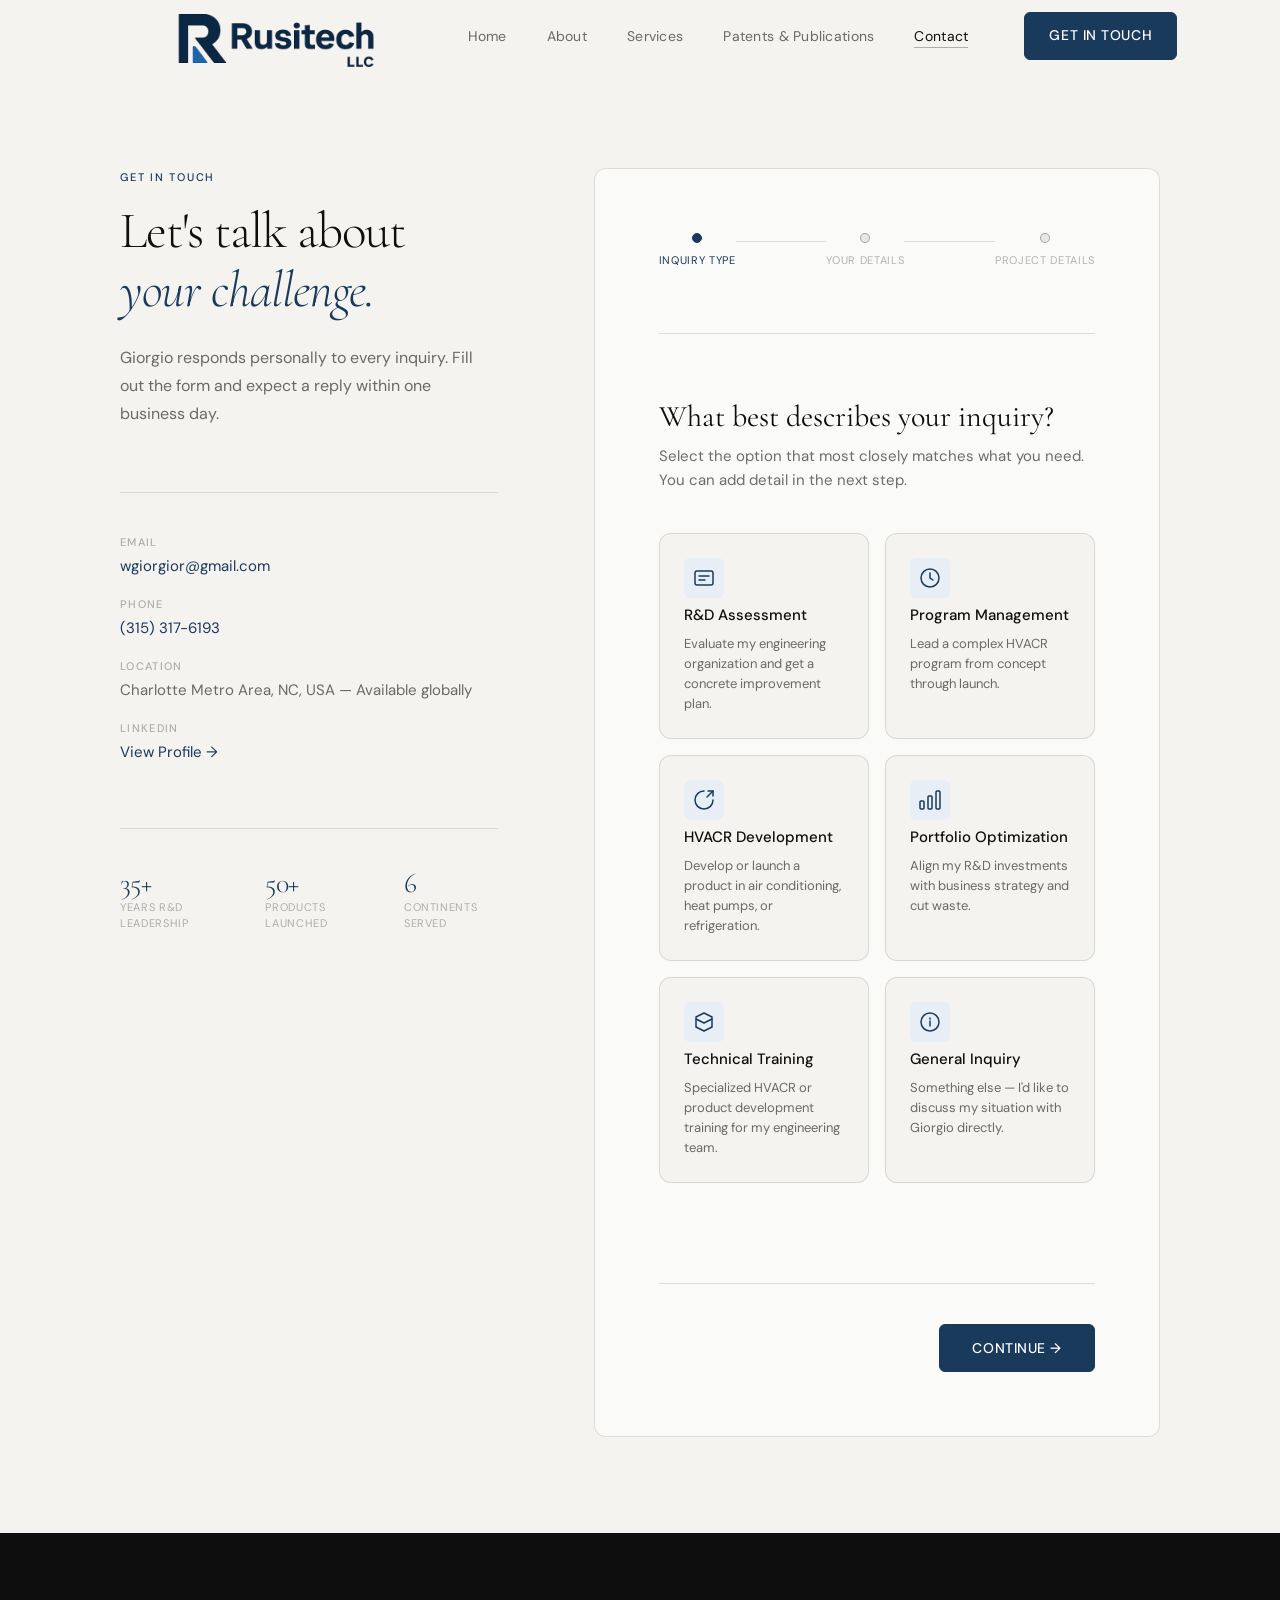
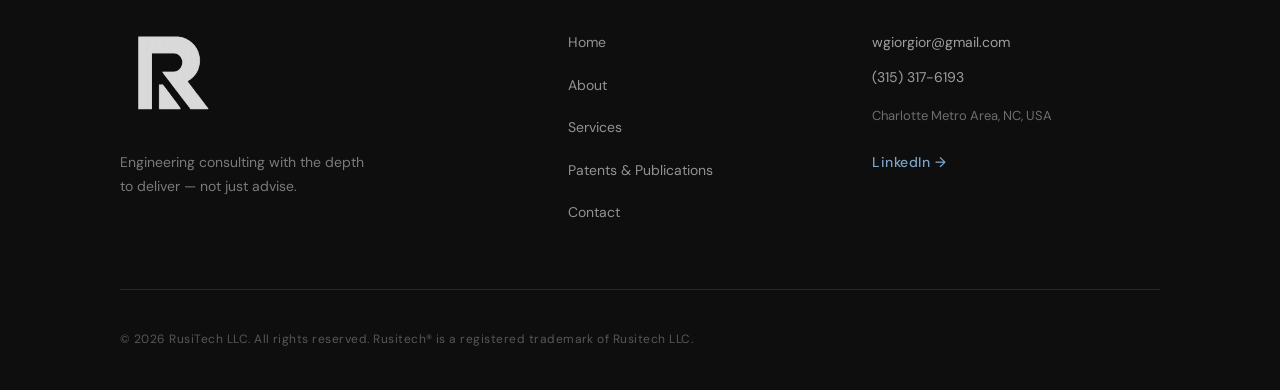
<file: contact.html>
<!DOCTYPE html>
<html lang="en">
<head>
  <meta charset="UTF-8" />
  <meta name="viewport" content="width=device-width, initial-scale=1.0" />
  <meta name="description" content="Contact RusiTech LLC — Get in touch with Giorgio Rusignuolo for engineering consulting, R&D assessment, HVACR product development, and technical training." />
  <title>Contact — RusiTech LLC</title>

  <link rel="canonical" href="https://grusignuolo.com/contact.html" />

    <!-- Favicon -->
  <link rel="icon" type="image/x-icon" href="favicon.ico" />
<link rel="icon" type="image/png" sizes="32x32" href="favicon.ico/favicon-32x32.png" />
<link rel="icon" type="image/png" sizes="16x16" href="favicon.ico/favicon-16x16.png" />
<link rel="apple-touch-icon" sizes="180x180" href="favicon.ico/apple-touch-icon.png" />
<link rel="manifest" href="favicon.ico/site.webmanifest" />
<meta name="theme-color" content="#f5f3ef" />

  <link rel="preconnect" href="https://fonts.googleapis.com" />
  <link rel="preconnect" href="https://fonts.gstatic.com" crossorigin />
  <link href="https://fonts.googleapis.com/css2?family=Cormorant+Garamond:ital,wght@0,300;0,400;0,600;1,300;1,400&family=DM+Sans:opsz,wght@9..40,300;9..40,400;9..40,500&display=swap" rel="stylesheet" />

  <link rel="stylesheet" href="css/global.css" />
  <link rel="stylesheet" href="css/styles.css" />
</head>

<body>

  <div id="preloader" aria-hidden="true">
    <div class="preloader-inner">
      <div class="preloader-ring"></div>
      <span class="preloader-wordmark">RusiTech</span>
    </div>
  </div>

  <a href="#main-content" class="skip-link">Skip to main content</a>

  <header id="site-header" role="banner">
    <nav class="nav-container" aria-label="Main navigation">
          
      <a href="index.html" class="nav-logo" aria-label="RusiTech LLC — Home">
  <img src="images/rusitech logo.png" alt="RusiTech LLC" class="nav-logo-img" />
</a>
     
<ul class="nav-links" role="list">
        <li><a href="index.html" class="nav-link">Home</a></li>
        <li><a href="about.html" class="nav-link">About</a></li>
        <li><a href="services.html" class="nav-link">Services</a></li>
        <li><a href="patents.html" class="nav-link">Patents &amp; Publications</a></li>
        <li><a href="contact.html" class="nav-link active" aria-current="page">Contact</a></li>
      </ul>
      <a href="contact.html" class="btn btn-primary nav-cta">Get in Touch</a>
      <button class="nav-hamburger" id="nav-toggle" aria-label="Toggle navigation menu" aria-expanded="false" aria-controls="mobile-menu">
        <span class="hamburger-line"></span>
        <span class="hamburger-line"></span>
        <span class="hamburger-line"></span>
      </button>
    </nav>
    <div class="mobile-menu" id="mobile-menu" aria-hidden="true" role="dialog" aria-label="Mobile navigation">
      <ul class="mobile-nav-links" role="list">
        <li><a href="index.html" class="mobile-nav-link">Home</a></li>
        <li><a href="about.html" class="mobile-nav-link">About</a></li>
        <li><a href="services.html" class="mobile-nav-link">Services</a></li>
        <li><a href="patents.html" class="mobile-nav-link">Patents &amp; Publications</a></li>
        <li><a href="contact.html" class="mobile-nav-link active">Contact</a></li>
      </ul>
      <a href="contact.html" class="btn btn-primary mobile-cta">Get in Touch</a>
    </div>
  </header>

  <main id="main-content">
    <section class="contact-page" aria-label="Contact RusiTech">
      <div class="container">
        <div class="contact-layout">

          <!-- ── LEFT PANEL ──────────────────────────────────── -->
          <aside class="contact-left" aria-label="Contact information">

            <div class="contact-left-top">
              <span class="section-eyebrow">Get in Touch</span>
              <h1 class="contact-left-title">
                Let's talk about<br /><em>your challenge.</em>
              </h1>
              <p class="contact-left-sub">
                Giorgio responds personally to every inquiry.
                Fill out the form and expect a reply
                within one business day.
              </p>
            </div>

            <div class="contact-left-details">
              <div class="contact-detail-item">
                <span class="contact-detail-label">Email</span>
                <span class="contact-detail-value">
                  <a href="mailto:wgiorgior@gmail.com">wgiorgior@gmail.com</a>
                </span>
              </div>
              <div class="contact-detail-item">
                <span class="contact-detail-label">Phone</span>
                <span class="contact-detail-value">
                  <a href="tel:+13153176193">(315) 317-6193</a>
                </span>
              </div>
              <div class="contact-detail-item">
                <span class="contact-detail-label">Location</span>
                <span class="contact-detail-value">Charlotte Metro Area, NC, USA — Available globally</span>
              </div>
              <div class="contact-detail-item">
                <span class="contact-detail-label">LinkedIn</span>
                <span class="contact-detail-value">
                  <a href="https://www.linkedin.com/in/giorgio-rusignuolo-7230b142/" target="_blank" rel="noopener noreferrer">View Profile →</a>
                </span>
              </div>
            </div>

            <!-- Trust Signals -->
            <div class="contact-trust">
              <div class="contact-trust-item">
                <span class="contact-trust-number">35+</span>
                <span class="contact-trust-label">Years R&amp;D Leadership</span>
              </div>
              <div class="contact-trust-item">
                <span class="contact-trust-number">50+</span>
                <span class="contact-trust-label">Products Launched</span>
              </div>
              <div class="contact-trust-item">
                <span class="contact-trust-number">6</span>
                <span class="contact-trust-label">Continents Served</span>
              </div>
            </div>

          </aside>

          <!-- ── RIGHT PANEL — MULTI-STEP FORM ──────────────── -->
          <div class="contact-right" aria-label="Contact form">

            <!-- Progress Bar -->
            <div class="form-progress" aria-label="Form progress" role="progressbar" aria-valuemin="1" aria-valuemax="3" aria-valuenow="1">
              <div class="form-progress-steps">
                <div class="progress-step active" data-step="1" aria-label="Step 1: Inquiry type">
                  <span class="progress-step-dot"></span>
                  <span class="progress-step-label">Inquiry Type</span>
                </div>
                <div class="progress-step-line"></div>
                <div class="progress-step" data-step="2" aria-label="Step 2: Your details">
                  <span class="progress-step-dot"></span>
                  <span class="progress-step-label">Your Details</span>
                </div>
                <div class="progress-step-line"></div>
                <div class="progress-step" data-step="3" aria-label="Step 3: Project details">
                  <span class="progress-step-dot"></span>
                  <span class="progress-step-label">Project Details</span>
                </div>
              </div>
            </div>

            <!-- Netlify Form — hidden inputs carry all step data -->
            <form
              id="contact-form"
              name="rusitech-contact"
              method="POST"
              data-netlify="true"
              netlify-honeypot="bot-field"
              novalidate
            >
              <!-- Netlify hidden fields -->
              <input type="hidden" name="form-name" value="rusitech-contact" />
              <input type="hidden" name="inquiry-type" id="hidden-inquiry-type" />
              <p class="visually-hidden">
                <label>Do not fill this out: <input name="bot-field" /></label>
              </p>

              <!-- ── STEP 1 — Inquiry Type ─────────────────── -->
              <div class="form-step active" id="step-1" aria-labelledby="step1-heading">

                <div class="step-header">
                  <h2 id="step1-heading" class="step-title">What best describes your inquiry?</h2>
                  <p class="step-sub">Select the option that most closely matches what you need. You can add detail in the next step.</p>
                </div>

                <div class="inquiry-grid" role="radiogroup" aria-labelledby="step1-heading">

                  <label class="inquiry-card" tabindex="0" role="radio" aria-checked="false" data-value="rd-assessment">
                    <input type="radio" name="inquiry-type-radio" value="rd-assessment" class="visually-hidden" />
                    <span class="inquiry-card-icon" aria-hidden="true">
                      <svg width="24" height="24" viewBox="0 0 24 24" fill="none">
                        <rect x="3" y="5" width="18" height="14" rx="2" stroke="currentColor" stroke-width="1.5"/>
                        <path d="M7 10h10M7 14h6" stroke="currentColor" stroke-width="1.5" stroke-linecap="round"/>
                      </svg>
                    </span>
                    <span class="inquiry-card-title">R&amp;D Assessment</span>
                    <span class="inquiry-card-desc">Evaluate my engineering organization and get a concrete improvement plan.</span>
                  </label>

                  <label class="inquiry-card" tabindex="0" role="radio" aria-checked="false" data-value="program-management">
                    <input type="radio" name="inquiry-type-radio" value="program-management" class="visually-hidden" />
                    <span class="inquiry-card-icon" aria-hidden="true">
                      <svg width="24" height="24" viewBox="0 0 24 24" fill="none">
                        <circle cx="12" cy="12" r="9" stroke="currentColor" stroke-width="1.5"/>
                        <path d="M12 7v5l3 2" stroke="currentColor" stroke-width="1.5" stroke-linecap="round"/>
                      </svg>
                    </span>
                    <span class="inquiry-card-title">Program Management</span>
                    <span class="inquiry-card-desc">Lead a complex HVACR program from concept through launch.</span>
                  </label>

                  <label class="inquiry-card" tabindex="0" role="radio" aria-checked="false" data-value="hvacr-development">
                    <input type="radio" name="inquiry-type-radio" value="hvacr-development" class="visually-hidden" />
                    <span class="inquiry-card-icon" aria-hidden="true">
                      <svg width="24" height="24" viewBox="0 0 24 24" fill="none">
                        <path d="M12 3C7 3 3 7 3 12s4 9 9 9 9-4 9-9" stroke="currentColor" stroke-width="1.5" stroke-linecap="round"/>
                        <path d="M16 3h5v5" stroke="currentColor" stroke-width="1.5" stroke-linecap="round" stroke-linejoin="round"/>
                        <path d="M21 3l-6 6" stroke="currentColor" stroke-width="1.5" stroke-linecap="round"/>
                      </svg>
                    </span>
                    <span class="inquiry-card-title">HVACR Development</span>
                    <span class="inquiry-card-desc">Develop or launch a product in air conditioning, heat pumps, or refrigeration.</span>
                  </label>

                  <label class="inquiry-card" tabindex="0" role="radio" aria-checked="false" data-value="portfolio-optimization">
                    <input type="radio" name="inquiry-type-radio" value="portfolio-optimization" class="visually-hidden" />
                    <span class="inquiry-card-icon" aria-hidden="true">
                      <svg width="24" height="24" viewBox="0 0 24 24" fill="none">
                        <rect x="2" y="13" width="4" height="8" rx="1" stroke="currentColor" stroke-width="1.5"/>
                        <rect x="10" y="8" width="4" height="13" rx="1" stroke="currentColor" stroke-width="1.5"/>
                        <rect x="18" y="3" width="4" height="18" rx="1" stroke="currentColor" stroke-width="1.5"/>
                      </svg>
                    </span>
                    <span class="inquiry-card-title">Portfolio Optimization</span>
                    <span class="inquiry-card-desc">Align my R&amp;D investments with business strategy and cut waste.</span>
                  </label>

                  <label class="inquiry-card" tabindex="0" role="radio" aria-checked="false" data-value="technical-training">
                    <input type="radio" name="inquiry-type-radio" value="technical-training" class="visually-hidden" />
                    <span class="inquiry-card-icon" aria-hidden="true">
                      <svg width="24" height="24" viewBox="0 0 24 24" fill="none">
                        <path d="M4 7l8-4 8 4v2L12 13 4 9V7z" stroke="currentColor" stroke-width="1.5" stroke-linejoin="round"/>
                        <path d="M4 9v8l8 4 8-4V9" stroke="currentColor" stroke-width="1.5" stroke-linejoin="round"/>
                      </svg>
                    </span>
                    <span class="inquiry-card-title">Technical Training</span>
                    <span class="inquiry-card-desc">Specialized HVACR or product development training for my engineering team.</span>
                  </label>

                  <label class="inquiry-card" tabindex="0" role="radio" aria-checked="false" data-value="general-inquiry">
                    <input type="radio" name="inquiry-type-radio" value="general-inquiry" class="visually-hidden" />
                    <span class="inquiry-card-icon" aria-hidden="true">
                      <svg width="24" height="24" viewBox="0 0 24 24" fill="none">
                        <circle cx="12" cy="12" r="9" stroke="currentColor" stroke-width="1.5"/>
                        <path d="M12 8v1M12 11v5" stroke="currentColor" stroke-width="1.5" stroke-linecap="round"/>
                      </svg>
                    </span>
                    <span class="inquiry-card-title">General Inquiry</span>
                    <span class="inquiry-card-desc">Something else — I'd like to discuss my situation with Giorgio directly.</span>
                  </label>

                </div>

                <div class="step-error" id="step1-error" aria-live="polite"></div>

                <div class="step-actions">
                  <button type="button" class="btn btn-primary btn-lg step-next" data-next="2">
                    Continue →
                  </button>
                </div>

              </div>

              <!-- ── STEP 2 — Your Details ──────────────────── -->
              <div class="form-step" id="step-2" aria-labelledby="step2-heading" hidden>

                <div class="step-header">
                  <h2 id="step2-heading" class="step-title">About you and your organization</h2>
                  <p class="step-sub">This helps Giorgio understand your context before the conversation.</p>
                </div>

                <div class="form-row">
                  <div class="form-group">
                    <label class="form-label" for="first-name">
                      First Name <span class="required" aria-hidden="true">*</span>
                    </label>
                    <input
                      class="form-input"
                      type="text"
                      id="first-name"
                      name="first-name"
                      placeholder="Giorgio"
                      autocomplete="given-name"
                      required
                    />
                  </div>
                  <div class="form-group">
                    <label class="form-label" for="last-name">
                      Last Name <span class="required" aria-hidden="true">*</span>
                    </label>
                    <input
                      class="form-input"
                      type="text"
                      id="last-name"
                      name="last-name"
                      placeholder="Rusignuolo"
                      autocomplete="family-name"
                      required
                    />
                  </div>
                </div>

                <div class="form-group">
                  <label class="form-label" for="email">
                    Work Email <span class="required" aria-hidden="true">*</span>
                  </label>
                  <input
                    class="form-input"
                    type="email"
                    id="email"
                    name="email"
                    placeholder="you@yourcompany.com"
                    autocomplete="email"
                    required
                  />
                </div>

                <div class="form-group">
                  <label class="form-label" for="phone">Phone Number</label>
                  <input
                    class="form-input"
                    type="tel"
                    id="phone"
                    name="phone"
                    placeholder="+1 (555) 000-0000"
                    autocomplete="tel"
                  />
                </div>

                <div class="form-row">
                  <div class="form-group">
                    <label class="form-label" for="company">
                      Company / Organization <span class="required" aria-hidden="true">*</span>
                    </label>
                    <input
                      class="form-input"
                      type="text"
                      id="company"
                      name="company"
                      placeholder="Your company name"
                      autocomplete="organization"
                      required
                    />
                  </div>
                  <div class="form-group">
                    <label class="form-label" for="title">Your Title</label>
                    <input
                      class="form-input"
                      type="text"
                      id="title"
                      name="title"
                      placeholder="VP of Engineering"
                      autocomplete="organization-title"
                    />
                  </div>
                </div>

                <div class="form-group">
                  <label class="form-label" for="contact-preference">Preferred Contact Method</label>
                  <div class="contact-pref-group" role="radiogroup" aria-labelledby="contact-pref-label">
                    <label class="pref-option">
                      <input type="radio" name="contact-preference" value="email" checked />
                      <span>Email</span>
                    </label>
                    <label class="pref-option">
                      <input type="radio" name="contact-preference" value="phone" />
                      <span>Phone</span>
                    </label>
                    <label class="pref-option">
                      <input type="radio" name="contact-preference" value="either" />
                      <span>Either</span>
                    </label>
                  </div>
                </div>

                <div class="step-error" id="step2-error" aria-live="polite"></div>

                <div class="step-actions">
                  <button type="button" class="btn btn-ghost step-back" data-back="1">
                    ← Back
                  </button>
                  <button type="button" class="btn btn-primary btn-lg step-next" data-next="3">
                    Continue →
                  </button>
                </div>

              </div>

              <!-- ── STEP 3 — Project Details ───────────────── -->
              <div class="form-step" id="step-3" aria-labelledby="step3-heading" hidden>

                <div class="step-header">
                  <h2 id="step3-heading" class="step-title">Tell Giorgio about your situation</h2>
                  <p class="step-sub">The more context you share, the more productive your first conversation will be.</p>
                </div>

                <div class="form-group">
                  <label class="form-label" for="company-size">Company Size</label>
                  <select class="form-input form-select" id="company-size" name="company-size">
                    <option value="" disabled selected>Select company size</option>
                    <option value="1-50">1 – 50 employees</option>
                    <option value="51-200">51 – 200 employees</option>
                    <option value="201-1000">201 – 1,000 employees</option>
                    <option value="1001-5000">1,001 – 5,000 employees</option>
                    <option value="5000+">5,000+ employees</option>
                  </select>
                </div>

                <div class="form-group">
                  <label class="form-label" for="industry">Industry / Sector</label>
                  <select class="form-input form-select" id="industry" name="industry">
                    <option value="" disabled selected>Select your industry</option>
                    <option value="hvacr">HVACR — Heating, Ventilation, Air Conditioning &amp; Refrigeration</option>
                    <option value="transport-refrigeration">Transport Refrigeration</option>
                    <option value="automotive">Automotive</option>
                    <option value="industrial">Industrial / Manufacturing</option>
                    <option value="energy">Energy / Utilities</option>
                    <option value="consulting">Consulting / Engineering Services</option>
                    <option value="other">Other</option>
                  </select>
                </div>

                <div class="form-group">
                  <label class="form-label" for="timeline">Engagement Timeline</label>
                  <select class="form-input form-select" id="timeline" name="timeline">
                    <option value="" disabled selected>When are you looking to start?</option>
                    <option value="immediate">Immediately — within 2 weeks</option>
                    <option value="1-month">Within 1 month</option>
                    <option value="1-3-months">Within 1 – 3 months</option>
                    <option value="exploring">Still exploring — no hard timeline</option>
                  </select>
                </div>

                <div class="form-group">
                  <label class="form-label" for="message">
                    Describe your situation <span class="required" aria-hidden="true">*</span>
                  </label>
                  <textarea
                    class="form-textarea"
                    id="message"
                    name="message"
                    rows="5"
                    placeholder="Tell Giorgio what's happening in your organization, what challenge you're facing, or what you're trying to accomplish. The more detail you share, the better he can prepare for your conversation."
                    required
                  ></textarea>
                </div>

                <div class="form-group">
                  <label class="form-label" for="how-found">How did you hear about RusiTech?</label>
                  <select class="form-input form-select" id="how-found" name="how-found">
                    <option value="" disabled selected>Select an option</option>
                    <option value="linkedin">LinkedIn</option>
                    <option value="referral">Professional referral</option>
                    <option value="google">Google / Web search</option>
                    <option value="un-publication">UN RTOC publication</option>
                    <option value="conference">Conference or industry event</option>
                    <option value="other">Other</option>
                  </select>
                </div>

                <!-- Review Summary -->
                <div class="review-summary" aria-label="Inquiry summary">
                  <span class="review-summary-label">Your Inquiry</span>
                  <span class="review-summary-type" id="review-type">—</span>
                </div>

                <div class="step-error" id="step3-error" aria-live="polite"></div>

                <div class="step-actions">
                  <button type="button" class="btn btn-ghost step-back" data-back="2">
                    ← Back
                  </button>
                  <button type="submit" class="btn btn-primary btn-lg form-submit-btn">
                    Send Inquiry
                  </button>
                </div>

                <p class="form-note">
                  Your information is never shared with third parties.
                  Giorgio replies personally within one business day.
                </p>

              </div>

            </form>

            <!-- ── SUCCESS STATE ───────────────────────────── -->
            <!-- ── SUCCESS STATE ───────────────────────────── -->
            <div class="form-success" id="form-success" hidden aria-live="polite" style="display:none;">
              <div class="success-icon" aria-hidden="true">
                <svg width="28" height="28" viewBox="0 0 28 28" fill="none">
                  <circle cx="14" cy="14" r="12" stroke="currentColor" stroke-width="1.5"/>
                  <path d="M8 14l4 4 8-8" stroke="currentColor" stroke-width="1.5" stroke-linecap="round" stroke-linejoin="round"/>
                </svg>
              </div>
              <h2 class="success-title">Inquiry Received</h2>
              <p class="success-sub">
                Thank you for reaching out. Giorgio will review your message
                and reply personally within one business day.
              </p>
              <p class="success-email">
                
              </p>
              <a href="index.html" class="btn btn-ghost">Back to Home</a>
            </div>

          </div>
        </div>
      </div>
    </section>
  </main>

   
  

  <!-- ============================================================
       FOOTER
  ============================================================ -->
  <footer class="site-footer" role="contentinfo">
    <div class="container">
      <div class="footer-inner">

            <div class="footer-brand">
  <img src="/images/rusitech logo - R.png" alt="RusiTech LLC" class="footer-logo-img" />
  <p class="footer-tagline">
    Engineering consulting with the depth<br />
    to deliver — not just advise.
  </p>
</div>

        <nav class="footer-nav" aria-label="Footer navigation">
          <ul role="list">
            <li><a href="index.html">Home</a></li>
            <li><a href="about.html">About</a></li>
            <li><a href="services.html">Services</a></li>
            <li><a href="patents.html">Patents &amp; Publications</a></li>
            <li><a href="contact.html">Contact</a></li>
          </ul>
        </nav>

        <div class="footer-contact">
          <p><a href="mailto:wgiorgior@gmail.com">wgiorgior@gmail.com</a></p>
          <p><a href="tel:+13153176193">(315) 317-6193</a></p>
          <p class="footer-address">
            Charlotte Metro Area, NC, USA
          </p>

           <a
              href="https://www.linkedin.com/in/giorgio-rusignuolo-7230b142/"
              target="_blank"
              rel="noopener noreferrer"
               class="footer-linkedin"
               aria-label="Giorgio Rusignuolo on LinkedIn"
          >
        LinkedIn →
            </a>
        </div>

      </div>

      <div class="footer-bottom">
        <p>&copy; <span id="footer-year"></span> RusiTech LLC. All rights reserved. Rusitech&reg; is a registered trademark of Rusitech LLC.</p>
      </div>
    </div>
  </footer>

  <!-- Mobile Scroll-to-Top -->
  <button class="scroll-top-btn" id="scrollTopBtn" aria-label="Scroll back to top" title="Back to top">
    ↑
  </button>

  <script src="js/main.js"></script>

</body>
</html>
</file>
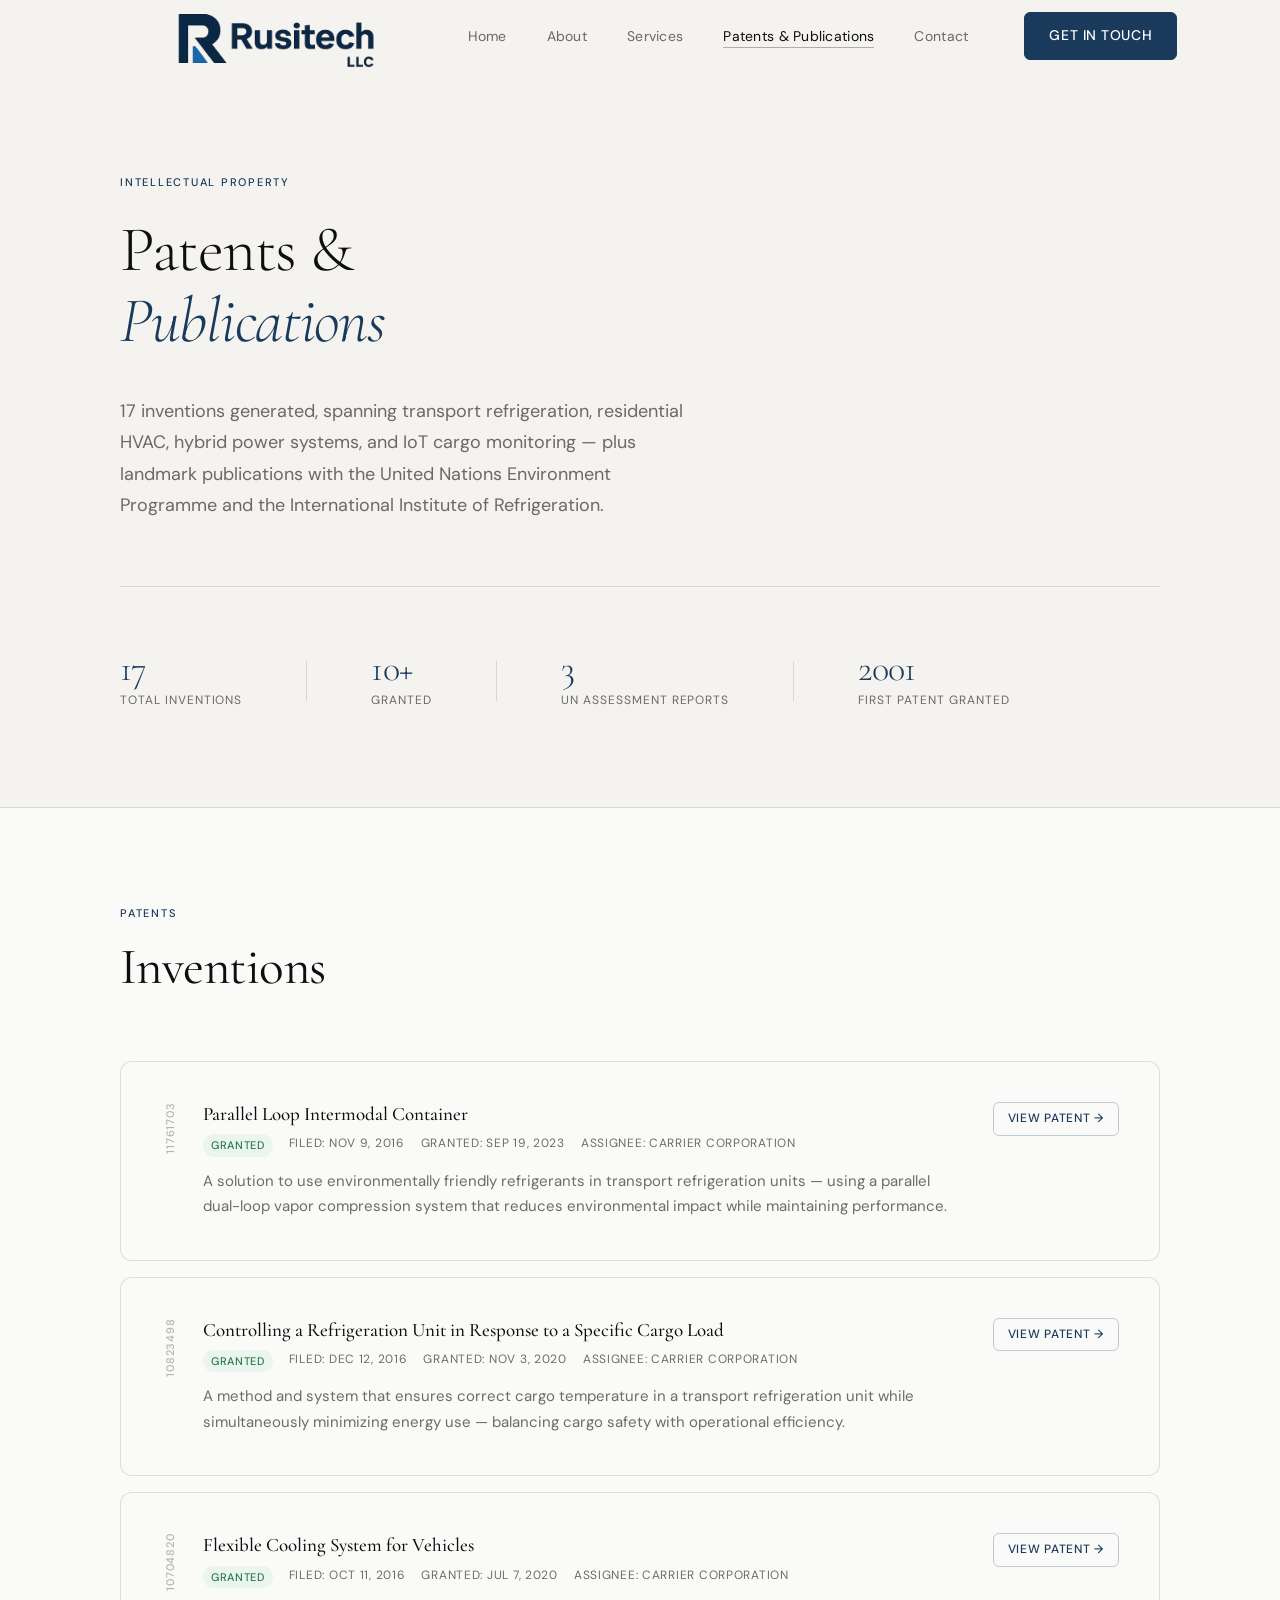
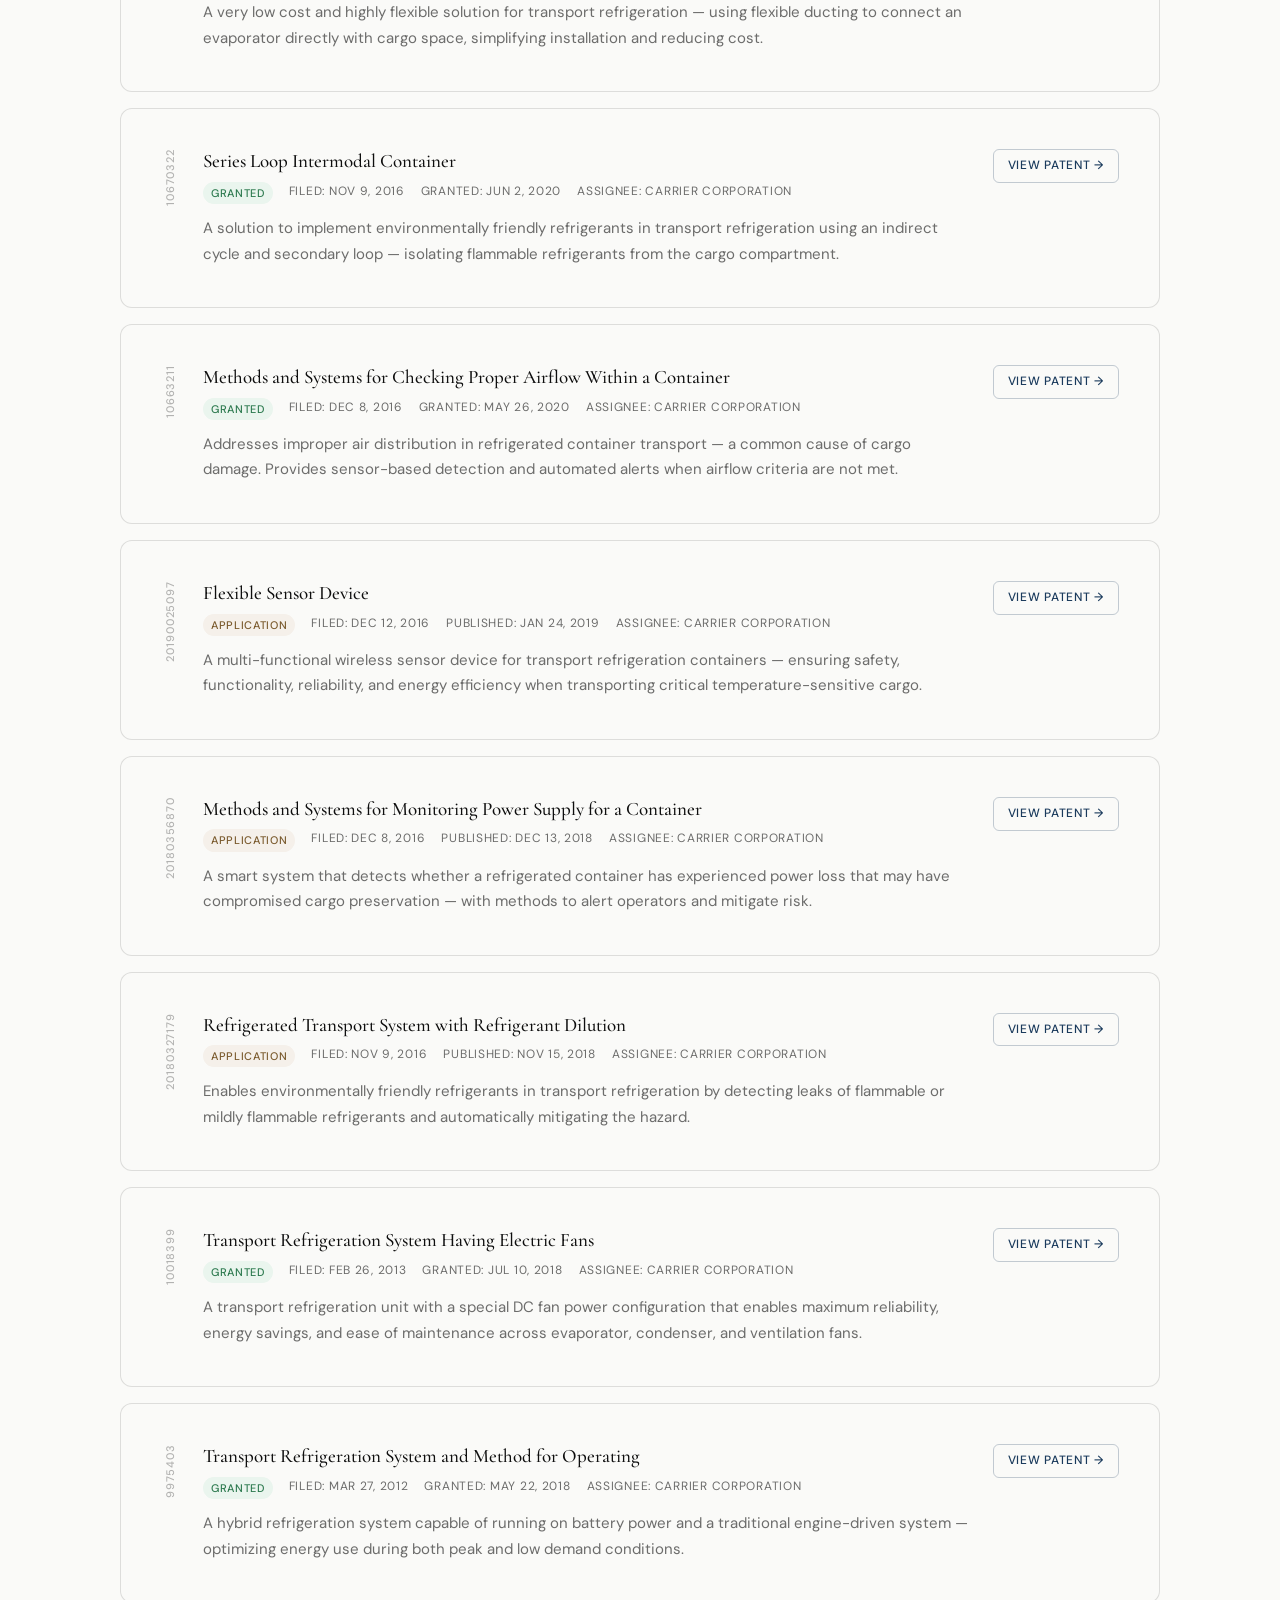
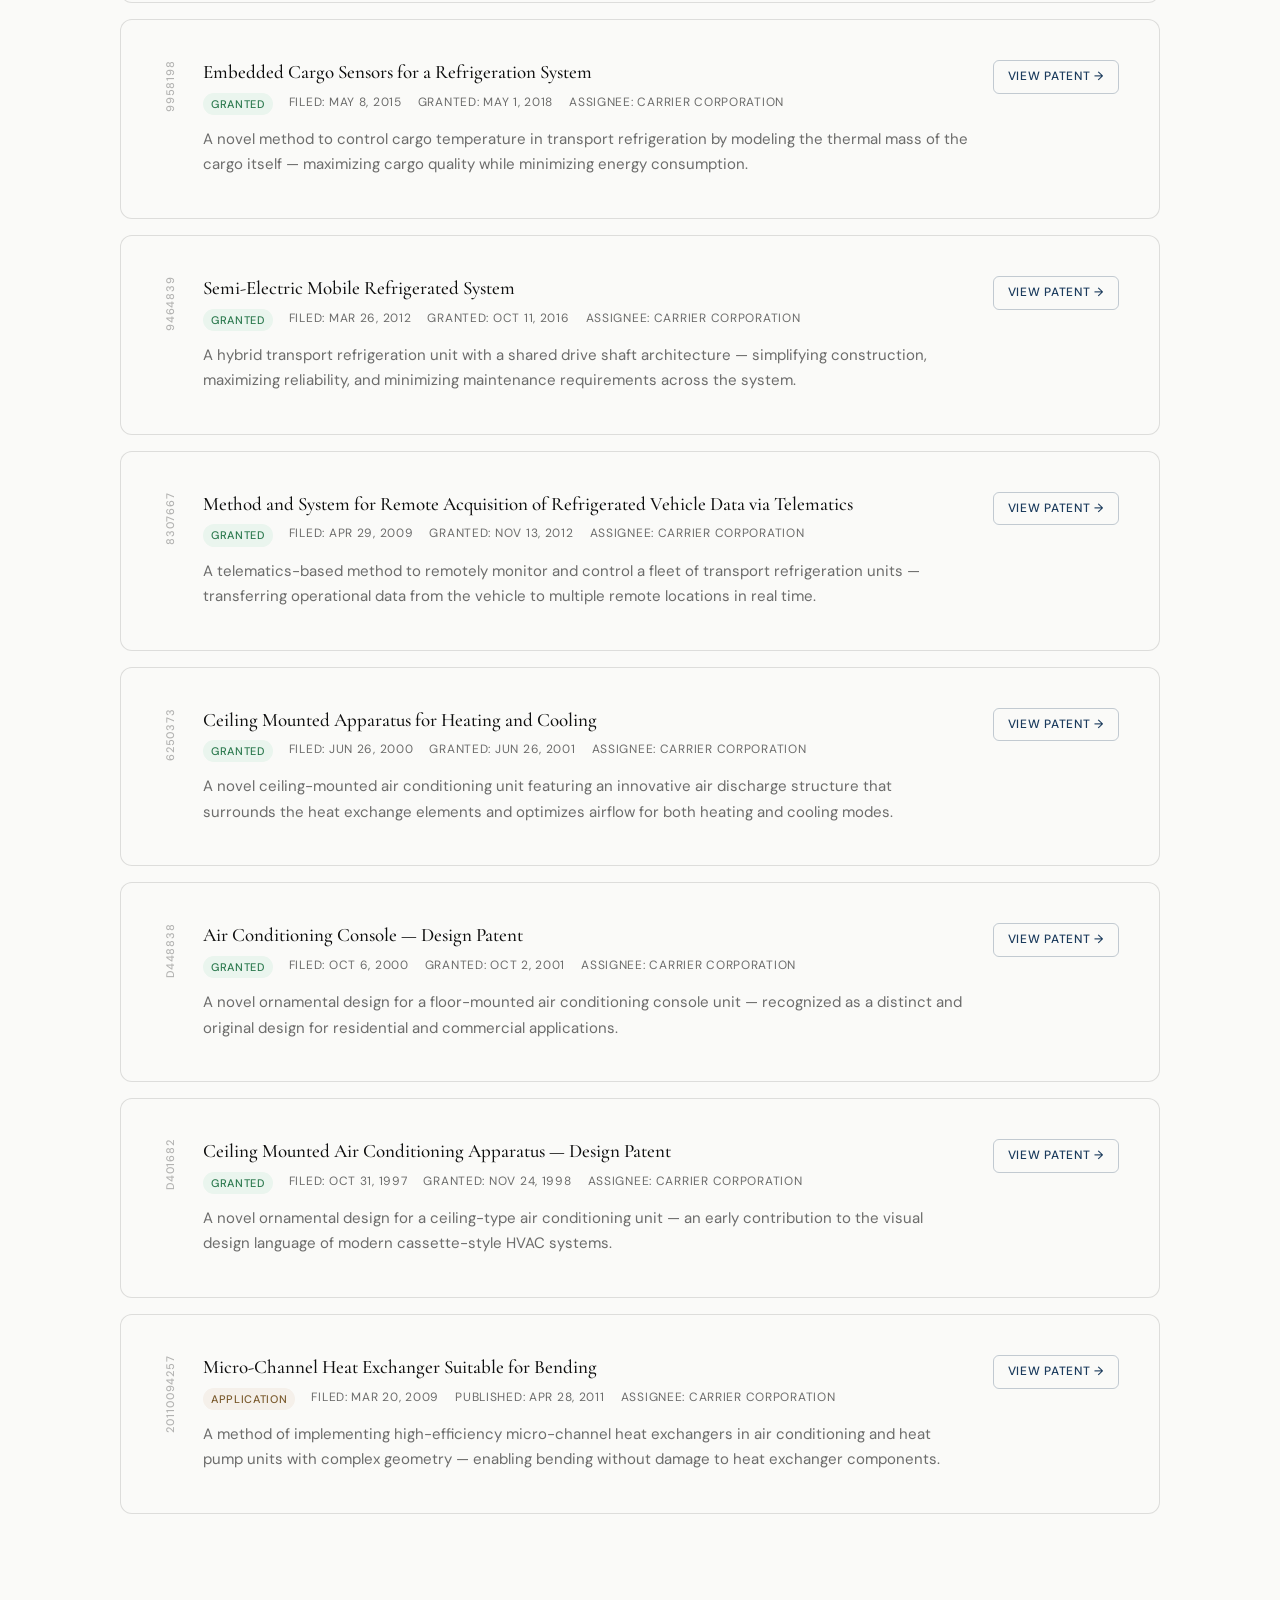
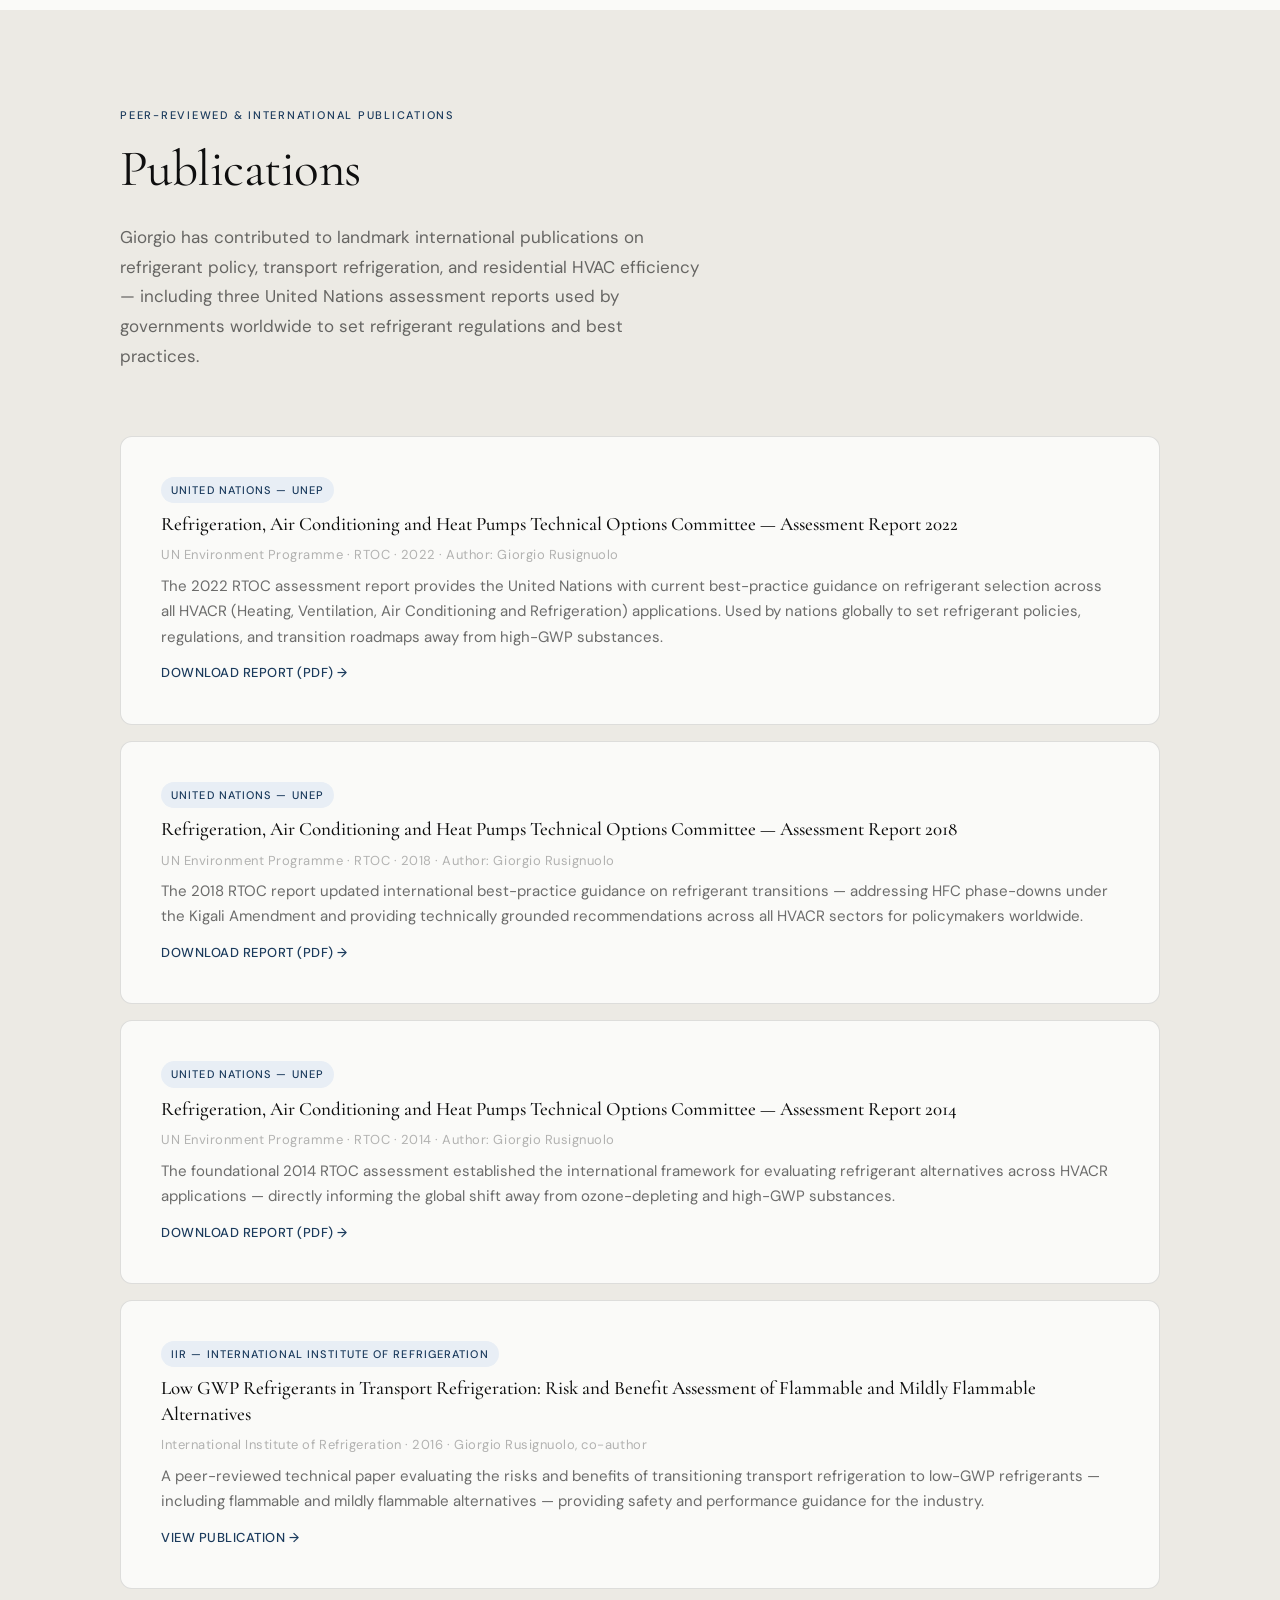
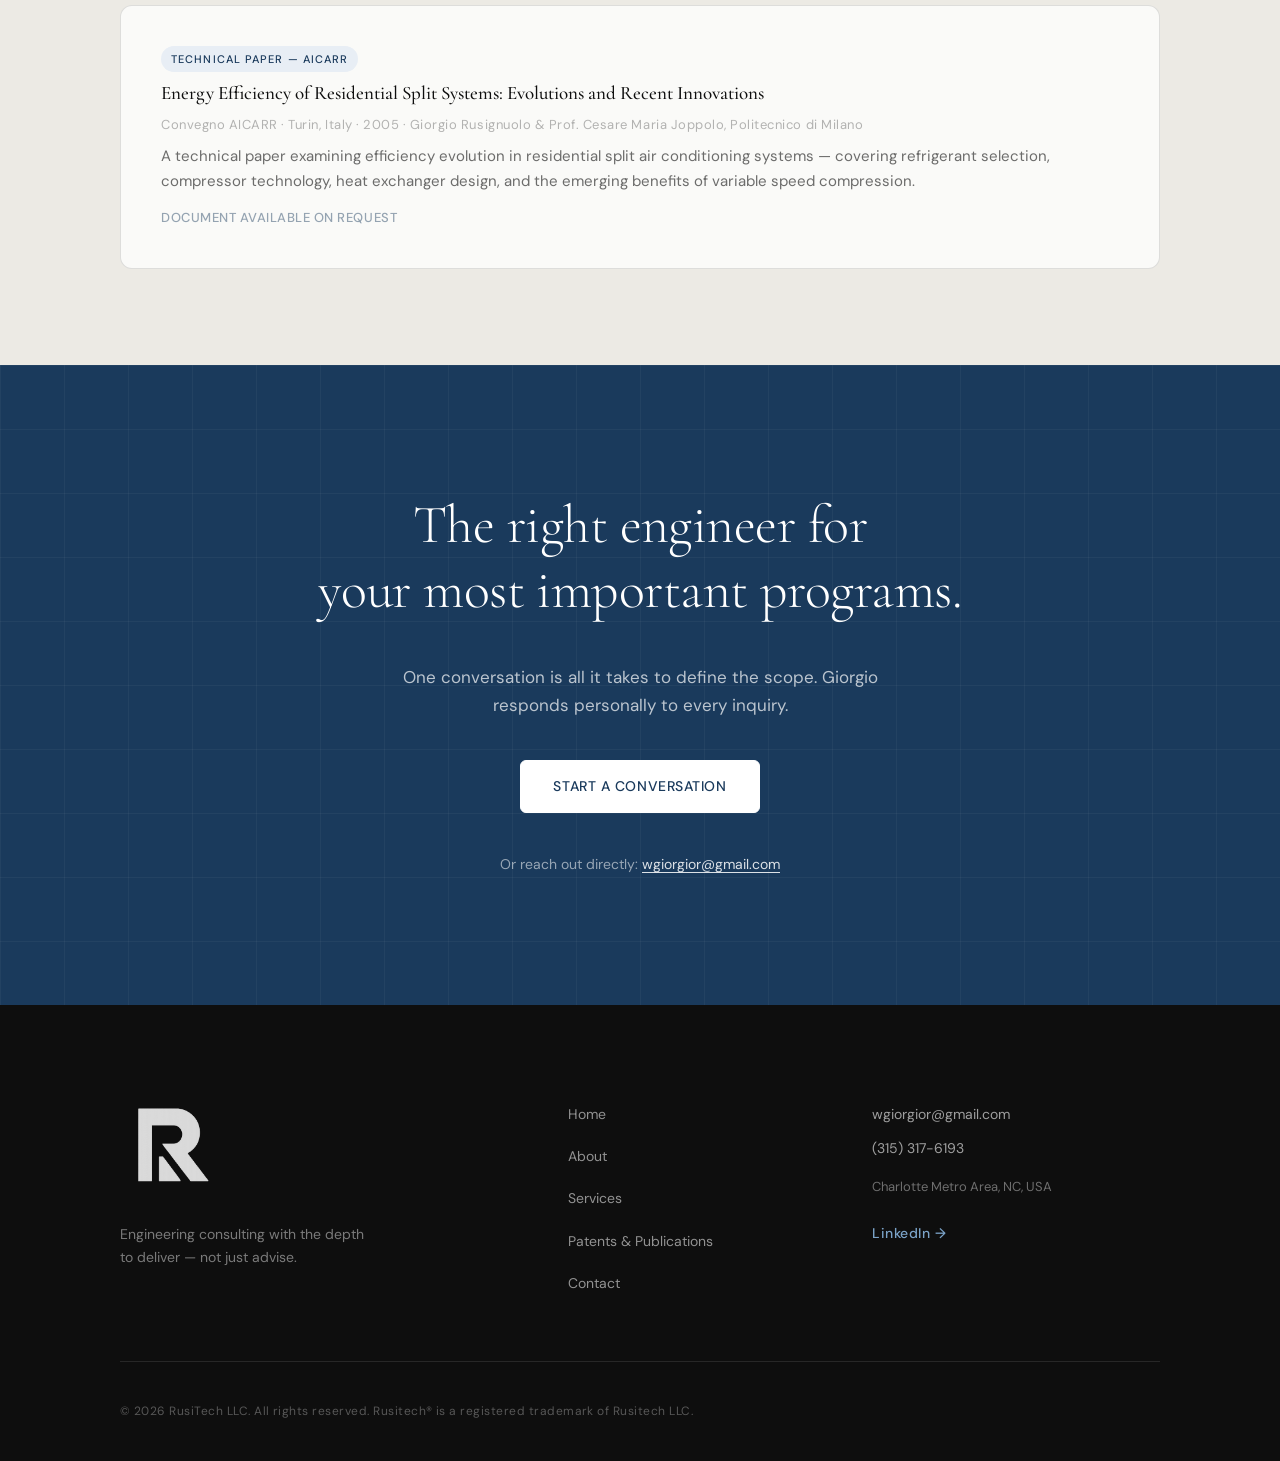
<file: patents.html>
<!DOCTYPE html>
<html lang="en">
<head>
  <meta charset="UTF-8" />
  <meta name="viewport" content="width=device-width, initial-scale=1.0" />
  <meta name="description" content="Patents and Publications — Giorgio Rusignuolo, RusiTech LLC. 17 inventions generated, spanning HVACR, transport refrigeration, and hybrid power systems. UN RTOC Author 2014, 2018, 2022." />
  <title>Patents &amp; Publications — RusiTech LLC</title>

  <link rel="canonical" href="https://grusignuolo.com/patents.html" />

    <!-- Favicon -->
  <link rel="icon" type="image/x-icon" href="favicon.ico" />
<link rel="icon" type="image/png" sizes="32x32" href="favicon.ico/favicon-32x32.png" />
<link rel="icon" type="image/png" sizes="16x16" href="favicon.ico/favicon-16x16.png" />
<link rel="apple-touch-icon" sizes="180x180" href="favicon.ico/apple-touch-icon.png" />
<link rel="manifest" href="favicon.ico/site.webmanifest" />
<meta name="theme-color" content="#f5f3ef" />

  <link rel="preconnect" href="https://fonts.googleapis.com" />
  <link rel="preconnect" href="https://fonts.gstatic.com" crossorigin />
  <link href="https://fonts.googleapis.com/css2?family=Cormorant+Garamond:ital,wght@0,300;0,400;0,600;1,300;1,400&family=DM+Sans:opsz,wght@9..40,300;9..40,400;9..40,500&display=swap" rel="stylesheet" />

  <link rel="stylesheet" href="css/global.css" />
  <link rel="stylesheet" href="css/styles.css" />
</head>

<body>

  <div id="preloader" aria-hidden="true">
    <div class="preloader-inner">
      <div class="preloader-ring"></div>
      <span class="preloader-wordmark">RusiTech</span>
    </div>
  </div>

  <a href="#main-content" class="skip-link">Skip to main content</a>

  <header id="site-header" role="banner">
    <nav class="nav-container" aria-label="Main navigation">
         
      <a href="index.html" class="nav-logo" aria-label="RusiTech LLC — Home">
  <img src="images/rusitech logo.png" alt="RusiTech LLC" class="nav-logo-img" />
</a>
      
  <ul class="nav-links" role="list">
        <li><a href="index.html" class="nav-link">Home</a></li>
        <li><a href="about.html" class="nav-link">About</a></li>
        <li><a href="services.html" class="nav-link">Services</a></li>
        <li><a href="patents.html" class="nav-link active" aria-current="page">Patents &amp; Publications</a></li>
        <li><a href="contact.html" class="nav-link">Contact</a></li>
      </ul>
      <a href="contact.html" class="btn btn-primary nav-cta">Get in Touch</a>
      <button class="nav-hamburger" id="nav-toggle" aria-label="Toggle navigation menu" aria-expanded="false" aria-controls="mobile-menu">
        <span class="hamburger-line"></span>
        <span class="hamburger-line"></span>
        <span class="hamburger-line"></span>
      </button>
    </nav>
    <div class="mobile-menu" id="mobile-menu" aria-hidden="true" role="dialog" aria-label="Mobile navigation">
      <ul class="mobile-nav-links" role="list">
        <li><a href="index.html" class="mobile-nav-link">Home</a></li>
        <li><a href="about.html" class="mobile-nav-link">About</a></li>
        <li><a href="services.html" class="mobile-nav-link">Services</a></li>
        <li><a href="patents.html" class="mobile-nav-link active">Patents &amp; Publications</a></li>
        <li><a href="contact.html" class="mobile-nav-link">Contact</a></li>
      </ul>
      <a href="contact.html" class="btn btn-primary mobile-cta">Get in Touch</a>
    </div>
  </header>

  <main id="main-content">

    <!-- PAGE HERO -->
    <section class="page-hero" aria-label="Patents page hero">
      <div class="container">
        <div class="page-hero-inner">
          <span class="page-hero-eyebrow reveal">Intellectual Property</span>
          <h1 class="page-hero-title reveal reveal--delay-1">
            Patents &amp;<br /><em>Publications</em>
          </h1>
          <p class="page-hero-sub reveal reveal--delay-2">
            17 inventions generated, spanning transport refrigeration,
            residential HVAC, hybrid power systems, and IoT cargo monitoring —
            plus landmark publications with the United Nations Environment
            Programme and the International Institute of Refrigeration.
          </p>
        </div>

        <div class="patent-stats reveal reveal--delay-3">
          <div class="patent-stat">
            <span class="patent-stat-number">17</span>
            <span class="patent-stat-label">Total Inventions</span>
          </div>
          <div class="patent-stat-divider" aria-hidden="true"></div>
          <div class="patent-stat">
            <span class="patent-stat-number">10+</span>
            <span class="patent-stat-label">Granted</span>
          </div>
          <div class="patent-stat-divider" aria-hidden="true"></div>
          <div class="patent-stat">
            <span class="patent-stat-number">3</span>
            <span class="patent-stat-label">UN Assessment Reports</span>
          </div>
          <div class="patent-stat-divider" aria-hidden="true"></div>
          <div class="patent-stat">
            <span class="patent-stat-number">2001</span>
            <span class="patent-stat-label">First Patent Granted</span>
          </div>
        </div>
      </div>
    </section>

    <!-- PATENTS -->
    <section class="patents-section" aria-labelledby="patents-heading">
      <div class="container">

        <div class="section-header reveal">
          <span class="section-eyebrow">Patents</span>

          <h2 id="patents-heading" class="section-title">Inventions</h2>
        </div>

        <div class="patents-grid">

          <article class="patent-card reveal">
            <span class="patent-number">11761703</span>
            <div class="patent-content">
              <h3 class="patent-title">Parallel Loop Intermodal Container</h3>
              <div class="patent-meta">
                <span class="patent-meta-item patent-meta-item--grant">Granted</span>
                <span class="patent-meta-item">Filed: Nov 9, 2016</span>
                <span class="patent-meta-item">Granted: Sep 19, 2023</span>
                <span class="patent-meta-item">Assignee: Carrier Corporation</span>
              </div>
              <p class="patent-desc">
                A solution to use environmentally friendly refrigerants in transport
                refrigeration units — using a parallel dual-loop vapor compression
                system that reduces environmental impact while maintaining performance.
              </p>
            </div>
            <a href="https://patents.justia.com/patent/11761703" target="_blank" rel="noopener noreferrer" class="patent-link">View Patent →</a>
          </article>

          <article class="patent-card reveal">
            <span class="patent-number">10823498</span>
            <div class="patent-content">
              <h3 class="patent-title">Controlling a Refrigeration Unit in Response to a Specific Cargo Load</h3>
              <div class="patent-meta">
                <span class="patent-meta-item patent-meta-item--grant">Granted</span>
                <span class="patent-meta-item">Filed: Dec 12, 2016</span>
                <span class="patent-meta-item">Granted: Nov 3, 2020</span>
                <span class="patent-meta-item">Assignee: Carrier Corporation</span>
              </div>
              <p class="patent-desc">
                A method and system that ensures correct cargo temperature in a
                transport refrigeration unit while simultaneously minimizing energy
                use — balancing cargo safety with operational efficiency.
              </p>
            </div>
            <a href="https://patents.justia.com/patent/10823498" target="_blank" rel="noopener noreferrer" class="patent-link">View Patent →</a>
          </article>

          <article class="patent-card reveal">
            <span class="patent-number">10704820</span>
            <div class="patent-content">
              <h3 class="patent-title">Flexible Cooling System for Vehicles</h3>
              <div class="patent-meta">
                <span class="patent-meta-item patent-meta-item--grant">Granted</span>
                <span class="patent-meta-item">Filed: Oct 11, 2016</span>
                <span class="patent-meta-item">Granted: Jul 7, 2020</span>
                <span class="patent-meta-item">Assignee: Carrier Corporation</span>
              </div>
              <p class="patent-desc">
                A very low cost and highly flexible solution for transport
                refrigeration — using flexible ducting to connect an evaporator
                directly with cargo space, simplifying installation and reducing cost.
              </p>
            </div>
            <a href="https://patents.justia.com/patent/10704820" target="_blank" rel="noopener noreferrer" class="patent-link">View Patent →</a>
          </article>

          <article class="patent-card reveal">
            <span class="patent-number">10670322</span>
            <div class="patent-content">
              <h3 class="patent-title">Series Loop Intermodal Container</h3>
              <div class="patent-meta">
                <span class="patent-meta-item patent-meta-item--grant">Granted</span>
                <span class="patent-meta-item">Filed: Nov 9, 2016</span>
                <span class="patent-meta-item">Granted: Jun 2, 2020</span>
                <span class="patent-meta-item">Assignee: Carrier Corporation</span>
              </div>
              <p class="patent-desc">
                A solution to implement environmentally friendly refrigerants in
                transport refrigeration using an indirect cycle and secondary loop —
                isolating flammable refrigerants from the cargo compartment.
              </p>
            </div>
            <a href="https://patents.justia.com/patent/10670322" target="_blank" rel="noopener noreferrer" class="patent-link">View Patent →</a>
          </article>

          <article class="patent-card reveal">
            <span class="patent-number">10663211</span>
            <div class="patent-content">
              <h3 class="patent-title">Methods and Systems for Checking Proper Airflow Within a Container</h3>
              <div class="patent-meta">
                <span class="patent-meta-item patent-meta-item--grant">Granted</span>
                <span class="patent-meta-item">Filed: Dec 8, 2016</span>
                <span class="patent-meta-item">Granted: May 26, 2020</span>
                <span class="patent-meta-item">Assignee: Carrier Corporation</span>
              </div>
              <p class="patent-desc">
                Addresses improper air distribution in refrigerated container transport
                — a common cause of cargo damage. Provides sensor-based detection
                and automated alerts when airflow criteria are not met.
              </p>
            </div>
            <a href="https://patents.justia.com/patent/10663211" target="_blank" rel="noopener noreferrer" class="patent-link">View Patent →</a>
          </article>

          <article class="patent-card reveal">
            <span class="patent-number">20190025097</span>
            <div class="patent-content">
              <h3 class="patent-title">Flexible Sensor Device</h3>
              <div class="patent-meta">
                <span class="patent-meta-item patent-meta-item--application">Application</span>
                <span class="patent-meta-item">Filed: Dec 12, 2016</span>
                <span class="patent-meta-item">Published: Jan 24, 2019</span>
                <span class="patent-meta-item">Assignee: Carrier Corporation</span>
              </div>
              <p class="patent-desc">
                A multi-functional wireless sensor device for transport refrigeration
                containers — ensuring safety, functionality, reliability, and energy
                efficiency when transporting critical temperature-sensitive cargo.
              </p>
            </div>
            <a href="https://patents.justia.com/patent/20190025097" target="_blank" rel="noopener noreferrer" class="patent-link">View Patent →</a>
          </article>

          <article class="patent-card reveal">
            <span class="patent-number">20180356870</span>
            <div class="patent-content">
              <h3 class="patent-title">Methods and Systems for Monitoring Power Supply for a Container</h3>
              <div class="patent-meta">
                <span class="patent-meta-item patent-meta-item--application">Application</span>
                <span class="patent-meta-item">Filed: Dec 8, 2016</span>
                <span class="patent-meta-item">Published: Dec 13, 2018</span>
                <span class="patent-meta-item">Assignee: Carrier Corporation</span>
              </div>
              <p class="patent-desc">
                A smart system that detects whether a refrigerated container has
                experienced power loss that may have compromised cargo preservation —
                with methods to alert operators and mitigate risk.
              </p>
            </div>
            <a href="https://patents.justia.com/patent/20180356870" target="_blank" rel="noopener noreferrer" class="patent-link">View Patent →</a>
          </article>

          <article class="patent-card reveal">
            <span class="patent-number">20180327179</span>
            <div class="patent-content">
              <h3 class="patent-title">Refrigerated Transport System with Refrigerant Dilution</h3>
              <div class="patent-meta">
                <span class="patent-meta-item patent-meta-item--application">Application</span>
                <span class="patent-meta-item">Filed: Nov 9, 2016</span>
                <span class="patent-meta-item">Published: Nov 15, 2018</span>
                <span class="patent-meta-item">Assignee: Carrier Corporation</span>
              </div>
              <p class="patent-desc">
                Enables environmentally friendly refrigerants in transport refrigeration
                by detecting leaks of flammable or mildly flammable refrigerants
                and automatically mitigating the hazard.
              </p>
            </div>
            <a href="https://patents.justia.com/patent/20180327179" target="_blank" rel="noopener noreferrer" class="patent-link">View Patent →</a>
          </article>

          <article class="patent-card reveal">
            <span class="patent-number">10018399</span>
            <div class="patent-content">
              <h3 class="patent-title">Transport Refrigeration System Having Electric Fans</h3>
              <div class="patent-meta">
                <span class="patent-meta-item patent-meta-item--grant">Granted</span>
                <span class="patent-meta-item">Filed: Feb 26, 2013</span>
                <span class="patent-meta-item">Granted: Jul 10, 2018</span>
                <span class="patent-meta-item">Assignee: Carrier Corporation</span>
              </div>
              <p class="patent-desc">
                A transport refrigeration unit with a special DC fan power configuration
                that enables maximum reliability, energy savings, and ease of
                maintenance across evaporator, condenser, and ventilation fans.
              </p>
            </div>
            <a href="https://patents.justia.com/patent/10018399" target="_blank" rel="noopener noreferrer" class="patent-link">View Patent →</a>
          </article>

          <article class="patent-card reveal">
            <span class="patent-number">9975403</span>
            <div class="patent-content">
              <h3 class="patent-title">Transport Refrigeration System and Method for Operating</h3>
              <div class="patent-meta">
                <span class="patent-meta-item patent-meta-item--grant">Granted</span>
                <span class="patent-meta-item">Filed: Mar 27, 2012</span>
                <span class="patent-meta-item">Granted: May 22, 2018</span>
                <span class="patent-meta-item">Assignee: Carrier Corporation</span>
              </div>
              <p class="patent-desc">
                A hybrid refrigeration system capable of running on battery power
                and a traditional engine-driven system — optimizing energy use
                during both peak and low demand conditions.
              </p>
            </div>
            <a href="https://patents.justia.com/patent/9975403" target="_blank" rel="noopener noreferrer" class="patent-link">View Patent →</a>
          </article>

          <article class="patent-card reveal">
            <span class="patent-number">9958198</span>
            <div class="patent-content">
              <h3 class="patent-title">Embedded Cargo Sensors for a Refrigeration System</h3>
              <div class="patent-meta">
                <span class="patent-meta-item patent-meta-item--grant">Granted</span>
                <span class="patent-meta-item">Filed: May 8, 2015</span>
                <span class="patent-meta-item">Granted: May 1, 2018</span>
                <span class="patent-meta-item">Assignee: Carrier Corporation</span>
              </div>
              <p class="patent-desc">
                A novel method to control cargo temperature in transport refrigeration
                by modeling the thermal mass of the cargo itself — maximizing cargo
                quality while minimizing energy consumption.
              </p>
            </div>
            <a href="https://patents.justia.com/patent/9958198" target="_blank" rel="noopener noreferrer" class="patent-link">View Patent →</a>
          </article>

          <article class="patent-card reveal">
            <span class="patent-number">9464839</span>
            <div class="patent-content">
              <h3 class="patent-title">Semi-Electric Mobile Refrigerated System</h3>
              <div class="patent-meta">
                <span class="patent-meta-item patent-meta-item--grant">Granted</span>
                <span class="patent-meta-item">Filed: Mar 26, 2012</span>
                <span class="patent-meta-item">Granted: Oct 11, 2016</span>
                <span class="patent-meta-item">Assignee: Carrier Corporation</span>
              </div>
              <p class="patent-desc">
                A hybrid transport refrigeration unit with a shared drive shaft
                architecture — simplifying construction, maximizing reliability,
                and minimizing maintenance requirements across the system.
              </p>
            </div>
            <a href="https://patents.justia.com/patent/9464839" target="_blank" rel="noopener noreferrer" class="patent-link">View Patent →</a>
          </article>

          <article class="patent-card reveal">
            <span class="patent-number">8307667</span>
            <div class="patent-content">
              <h3 class="patent-title">Method and System for Remote Acquisition of Refrigerated Vehicle Data via Telematics</h3>
              <div class="patent-meta">
                <span class="patent-meta-item patent-meta-item--grant">Granted</span>
                <span class="patent-meta-item">Filed: Apr 29, 2009</span>
                <span class="patent-meta-item">Granted: Nov 13, 2012</span>
                <span class="patent-meta-item">Assignee: Carrier Corporation</span>
              </div>
              <p class="patent-desc">
                A telematics-based method to remotely monitor and control a fleet
                of transport refrigeration units — transferring operational data
                from the vehicle to multiple remote locations in real time.
              </p>
            </div>
            <a href="https://patents.justia.com/patent/8307667" target="_blank" rel="noopener noreferrer" class="patent-link">View Patent →</a>
          </article>

          <article class="patent-card reveal">
            <span class="patent-number">6250373</span>
            <div class="patent-content">
              <h3 class="patent-title">Ceiling Mounted Apparatus for Heating and Cooling</h3>
              <div class="patent-meta">
                <span class="patent-meta-item patent-meta-item--grant">Granted</span>
                <span class="patent-meta-item">Filed: Jun 26, 2000</span>
                <span class="patent-meta-item">Granted: Jun 26, 2001</span>
                <span class="patent-meta-item">Assignee: Carrier Corporation</span>
              </div>
              <p class="patent-desc">
                A novel ceiling-mounted air conditioning unit featuring an innovative
                air discharge structure that surrounds the heat exchange elements and
                optimizes airflow for both heating and cooling modes.
              </p>
            </div>
            <a href="https://patents.justia.com/patent/6250373" target="_blank" rel="noopener noreferrer" class="patent-link">View Patent →</a>
          </article>

          <article class="patent-card reveal">
            <span class="patent-number">D448838</span>
            <div class="patent-content">
              <h3 class="patent-title">Air Conditioning Console — Design Patent</h3>
              <div class="patent-meta">
                <span class="patent-meta-item patent-meta-item--grant">Granted</span>
                <span class="patent-meta-item">Filed: Oct 6, 2000</span>
                <span class="patent-meta-item">Granted: Oct 2, 2001</span>
                <span class="patent-meta-item">Assignee: Carrier Corporation</span>
              </div>
              <p class="patent-desc">
                A novel ornamental design for a floor-mounted air conditioning console
                unit — recognized as a distinct and original design for residential
                and commercial applications.
              </p>
            </div>
            <a href="https://patents.justia.com/patent/D448838" target="_blank" rel="noopener noreferrer" class="patent-link">View Patent →</a>
          </article>

          <article class="patent-card reveal">
            <span class="patent-number">D401682</span>
            <div class="patent-content">
              <h3 class="patent-title">Ceiling Mounted Air Conditioning Apparatus — Design Patent</h3>
              <div class="patent-meta">
                <span class="patent-meta-item patent-meta-item--grant">Granted</span>
                <span class="patent-meta-item">Filed: Oct 31, 1997</span>
                <span class="patent-meta-item">Granted: Nov 24, 1998</span>
                <span class="patent-meta-item">Assignee: Carrier Corporation</span>
              </div>
              <p class="patent-desc">
                A novel ornamental design for a ceiling-type air conditioning unit —
                an early contribution to the visual design language of modern
                cassette-style HVAC systems.
              </p>
            </div>
            <a href="https://patents.justia.com/patent/D401682" target="_blank" rel="noopener noreferrer" class="patent-link">View Patent →</a>
          </article>

          <article class="patent-card reveal">
            <span class="patent-number">20110094257</span>
            <div class="patent-content">
              <h3 class="patent-title">Micro-Channel Heat Exchanger Suitable for Bending</h3>
              <div class="patent-meta">
                <span class="patent-meta-item patent-meta-item--application">Application</span>
                <span class="patent-meta-item">Filed: Mar 20, 2009</span>
                <span class="patent-meta-item">Published: Apr 28, 2011</span>
                <span class="patent-meta-item">Assignee: Carrier Corporation</span>
              </div>
              <p class="patent-desc">
                A method of implementing high-efficiency micro-channel heat exchangers
                in air conditioning and heat pump units with complex geometry —
                enabling bending without damage to heat exchanger components.
              </p>
            </div>
            <a href="https://patents.justia.com/patent/20110094257" target="_blank" rel="noopener noreferrer" class="patent-link">View Patent →</a>
          </article>

        </div>
      </div>
    </section>

    <!-- PUBLICATIONS -->
    <section class="publications-section" aria-labelledby="publications-heading">
      <div class="container">

        <div class="section-header reveal">
          <span class="section-eyebrow">Peer-Reviewed &amp; International Publications</span>
          <h2 id="publications-heading" class="section-title">Publications</h2>
          <p class="section-sub">
            Giorgio has contributed to landmark international publications on
            refrigerant policy, transport refrigeration, and residential HVAC
            efficiency — including three United Nations assessment reports used
            by governments worldwide to set refrigerant regulations and best practices.
          </p>
        </div>

        <div class="publications-grid">

          <article class="publication-card reveal">
            <span class="publication-tag">United Nations — UNEP</span>
            <h3 class="publication-title">
              Refrigeration, Air Conditioning and Heat Pumps Technical Options
              Committee — Assessment Report 2022
            </h3>
            <p class="publication-meta">UN Environment Programme · RTOC · 2022 · Author: Giorgio Rusignuolo</p>
            <p class="publication-desc">
              The 2022 RTOC assessment report provides the United Nations with
              current best-practice guidance on refrigerant selection across all
              HVACR (Heating, Ventilation, Air Conditioning and Refrigeration)
              applications. Used by nations globally to set refrigerant policies,
              regulations, and transition roadmaps away from high-GWP substances.
            </p>
            <a href="https://ozone.unep.org/system/files/documents/RTOC-assessment%20-report-2022.pdf" target="_blank" rel="noopener noreferrer" class="publication-link">Download Report (PDF) →</a>
          </article>

          <article class="publication-card reveal">
            <span class="publication-tag">United Nations — UNEP</span>
            <h3 class="publication-title">
              Refrigeration, Air Conditioning and Heat Pumps Technical Options
              Committee — Assessment Report 2018
            </h3>
            <p class="publication-meta">UN Environment Programme · RTOC · 2018 · Author: Giorgio Rusignuolo</p>
            <p class="publication-desc">
              The 2018 RTOC report updated international best-practice guidance on
              refrigerant transitions — addressing HFC phase-downs under the Kigali
              Amendment and providing technically grounded recommendations across
              all HVACR sectors for policymakers worldwide.
            </p>
            <a href="https://ozone.unep.org/sites/default/files/2019-04/RTOC-assessment-report-2018_0.pdf" target="_blank" rel="noopener noreferrer" class="publication-link">Download Report (PDF) →</a>
          </article>

          <article class="publication-card reveal">
            <span class="publication-tag">United Nations — UNEP</span>
            <h3 class="publication-title">
              Refrigeration, Air Conditioning and Heat Pumps Technical Options
              Committee — Assessment Report 2014
            </h3>
            <p class="publication-meta">UN Environment Programme · RTOC · 2014 · Author: Giorgio Rusignuolo</p>
            <p class="publication-desc">
              The foundational 2014 RTOC assessment established the international
              framework for evaluating refrigerant alternatives across HVACR
              applications — directly informing the global shift away from
              ozone-depleting and high-GWP substances.
            </p>
            <a href="https://ozone.unep.org/sites/default/files/2019-05/RTOC-Assessment-Report-2014.pdf" target="_blank" rel="noopener noreferrer" class="publication-link">Download Report (PDF) →</a>
          </article>

          <article class="publication-card reveal">
            <span class="publication-tag">IIR — International Institute of Refrigeration</span>
            <h3 class="publication-title">
              Low GWP Refrigerants in Transport Refrigeration: Risk and Benefit
              Assessment of Flammable and Mildly Flammable Alternatives
            </h3>
            <p class="publication-meta">International Institute of Refrigeration · 2016 · Giorgio Rusignuolo, co-author</p>
            <p class="publication-desc">
              A peer-reviewed technical paper evaluating the risks and benefits of
              transitioning transport refrigeration to low-GWP refrigerants —
              including flammable and mildly flammable alternatives — providing
              safety and performance guidance for the industry.
            </p>
            <a href="https://iifiir.org/en/fridoc/low-gwp-refrigerants-in-transport-refrigeration-risk-and-benefit-32518" target="_blank" rel="noopener noreferrer" class="publication-link">View Publication →</a>
          </article>

          <article class="publication-card reveal">
            <span class="publication-tag">Technical Paper — AICARR</span>
            <h3 class="publication-title">
              Energy Efficiency of Residential Split Systems: Evolutions and Recent Innovations
            </h3>
            <p class="publication-meta">Convegno AICARR · Turin, Italy · 2005 · Giorgio Rusignuolo &amp; Prof. Cesare Maria Joppolo, Politecnico di Milano</p>
            <p class="publication-desc">
              A technical paper examining efficiency evolution in residential split
              air conditioning systems — covering refrigerant selection, compressor
              technology, heat exchanger design, and the emerging benefits of
              variable speed compression.
            </p>
            <span class="publication-link" style="opacity: 0.45; cursor: default;">Document Available on Request</span>
          </article>

        </div>
      </div>
    </section>

       <!-- ── CLOSING CTA ────────────────────────────────────────── -->
    <section class="cta-section" aria-labelledby="about-cta-heading">
      <div class="container">
        <div class="cta-inner reveal">
          <h2 id="about-cta-heading" class="cta-title">
            The right engineer for<br />your most important programs.
          </h2>
          <p class="cta-sub">
            One conversation is all it takes to define the scope.
            Giorgio responds personally to every inquiry.
          </p>
          <a href="contact.html" class="btn btn-primary btn-lg">Start a Conversation</a>
          <p class="cta-email">
            Or reach out directly:
            <a href="mailto:wgiorgior@gmail.com" class="cta-email-link">
              wgiorgior@gmail.com
            </a>
          </p>
        </div>
      </div>
    </section>

  </main>

  <!-- ============================================================
       FOOTER
  ============================================================ -->
  <footer class="site-footer" role="contentinfo">
    <div class="container">
      <div class="footer-inner">

            <div class="footer-brand">
  <img src="/images/rusitech logo - R.png" alt="RusiTech LLC" class="footer-logo-img" />
  <p class="footer-tagline">
    Engineering consulting with the depth<br />
    to deliver — not just advise.
  </p>
</div>

        <nav class="footer-nav" aria-label="Footer navigation">
          <ul role="list">
            <li><a href="index.html">Home</a></li>
            <li><a href="about.html">About</a></li>
            <li><a href="services.html">Services</a></li>
            <li><a href="patents.html">Patents &amp; Publications</a></li>
            <li><a href="contact.html">Contact</a></li>
          </ul>
        </nav>

        <div class="footer-contact">
          <p><a href="mailto:wgiorgior@gmail.com">wgiorgior@gmail.com</a></p>
          <p><a href="tel:+13153176193">(315) 317-6193</a></p>
          <p class="footer-address">
            Charlotte Metro Area, NC, USA
          </p>

           <a
              href="https://www.linkedin.com/in/giorgio-rusignuolo-7230b142/"
              target="_blank"
              rel="noopener noreferrer"
               class="footer-linkedin"
               aria-label="Giorgio Rusignuolo on LinkedIn"
          >
        LinkedIn →
            </a>
        </div>

      </div>

      <div class="footer-bottom">
        <p>&copy; <span id="footer-year"></span> RusiTech LLC. All rights reserved. Rusitech&reg; is a registered trademark of Rusitech LLC.</p>
      </div>
    </div>
  </footer>

  <!-- Mobile Scroll-to-Top -->
  <button class="scroll-top-btn" id="scrollTopBtn" aria-label="Scroll back to top" title="Back to top">
    ↑
  </button>

  <script src="js/main.js"></script>

</body>
</html>
</file>
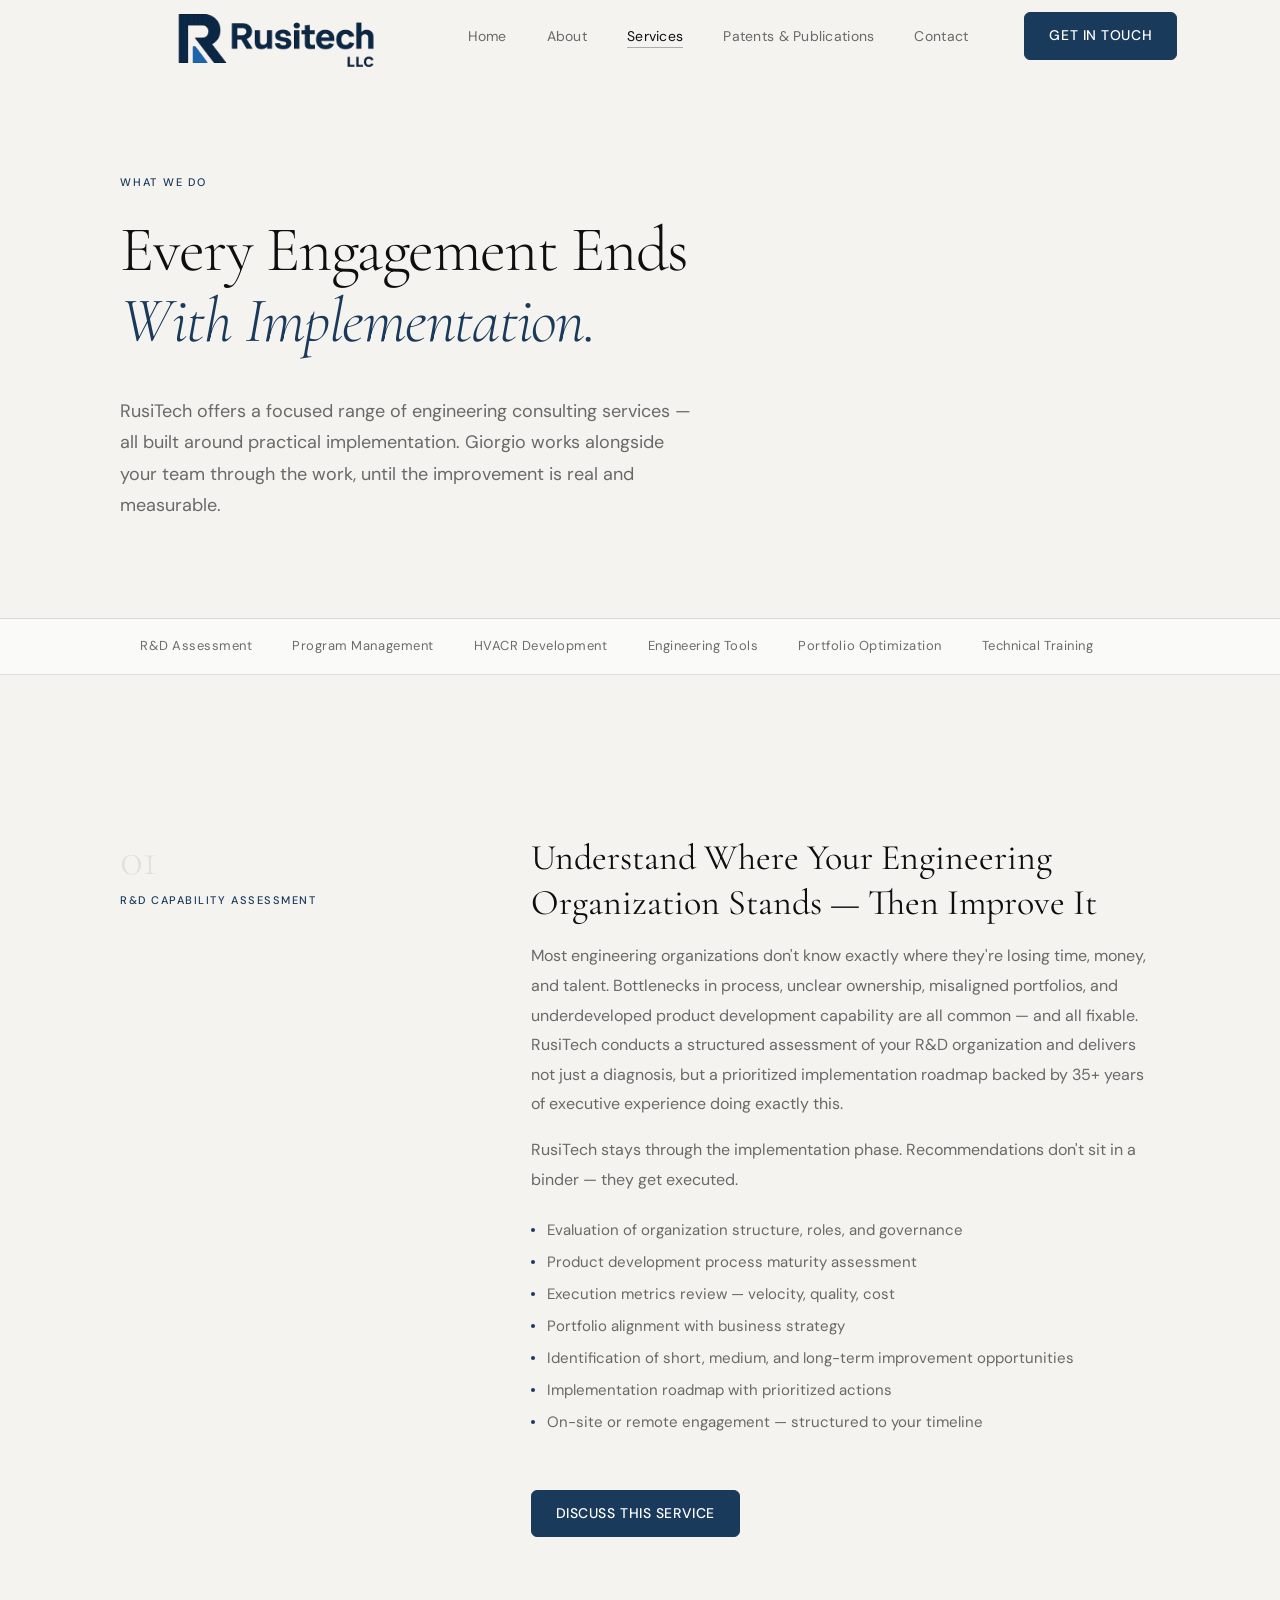
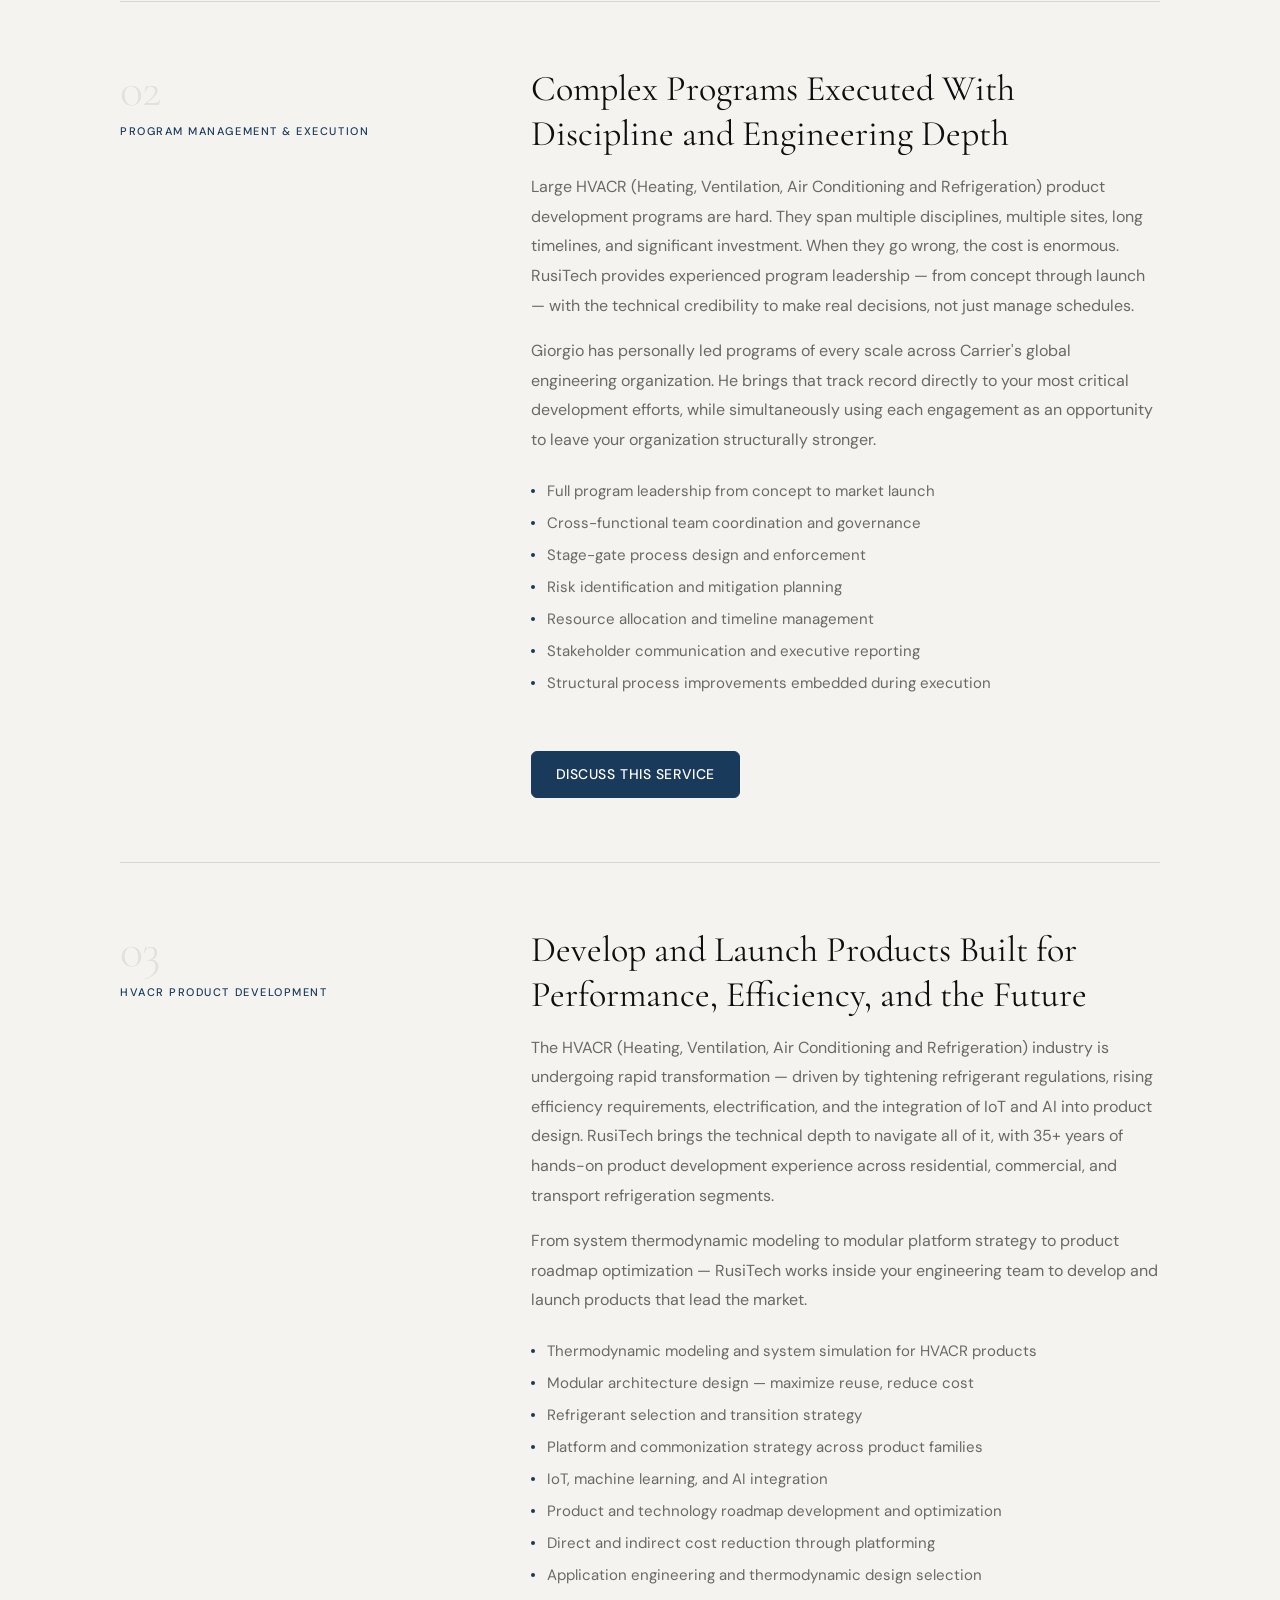
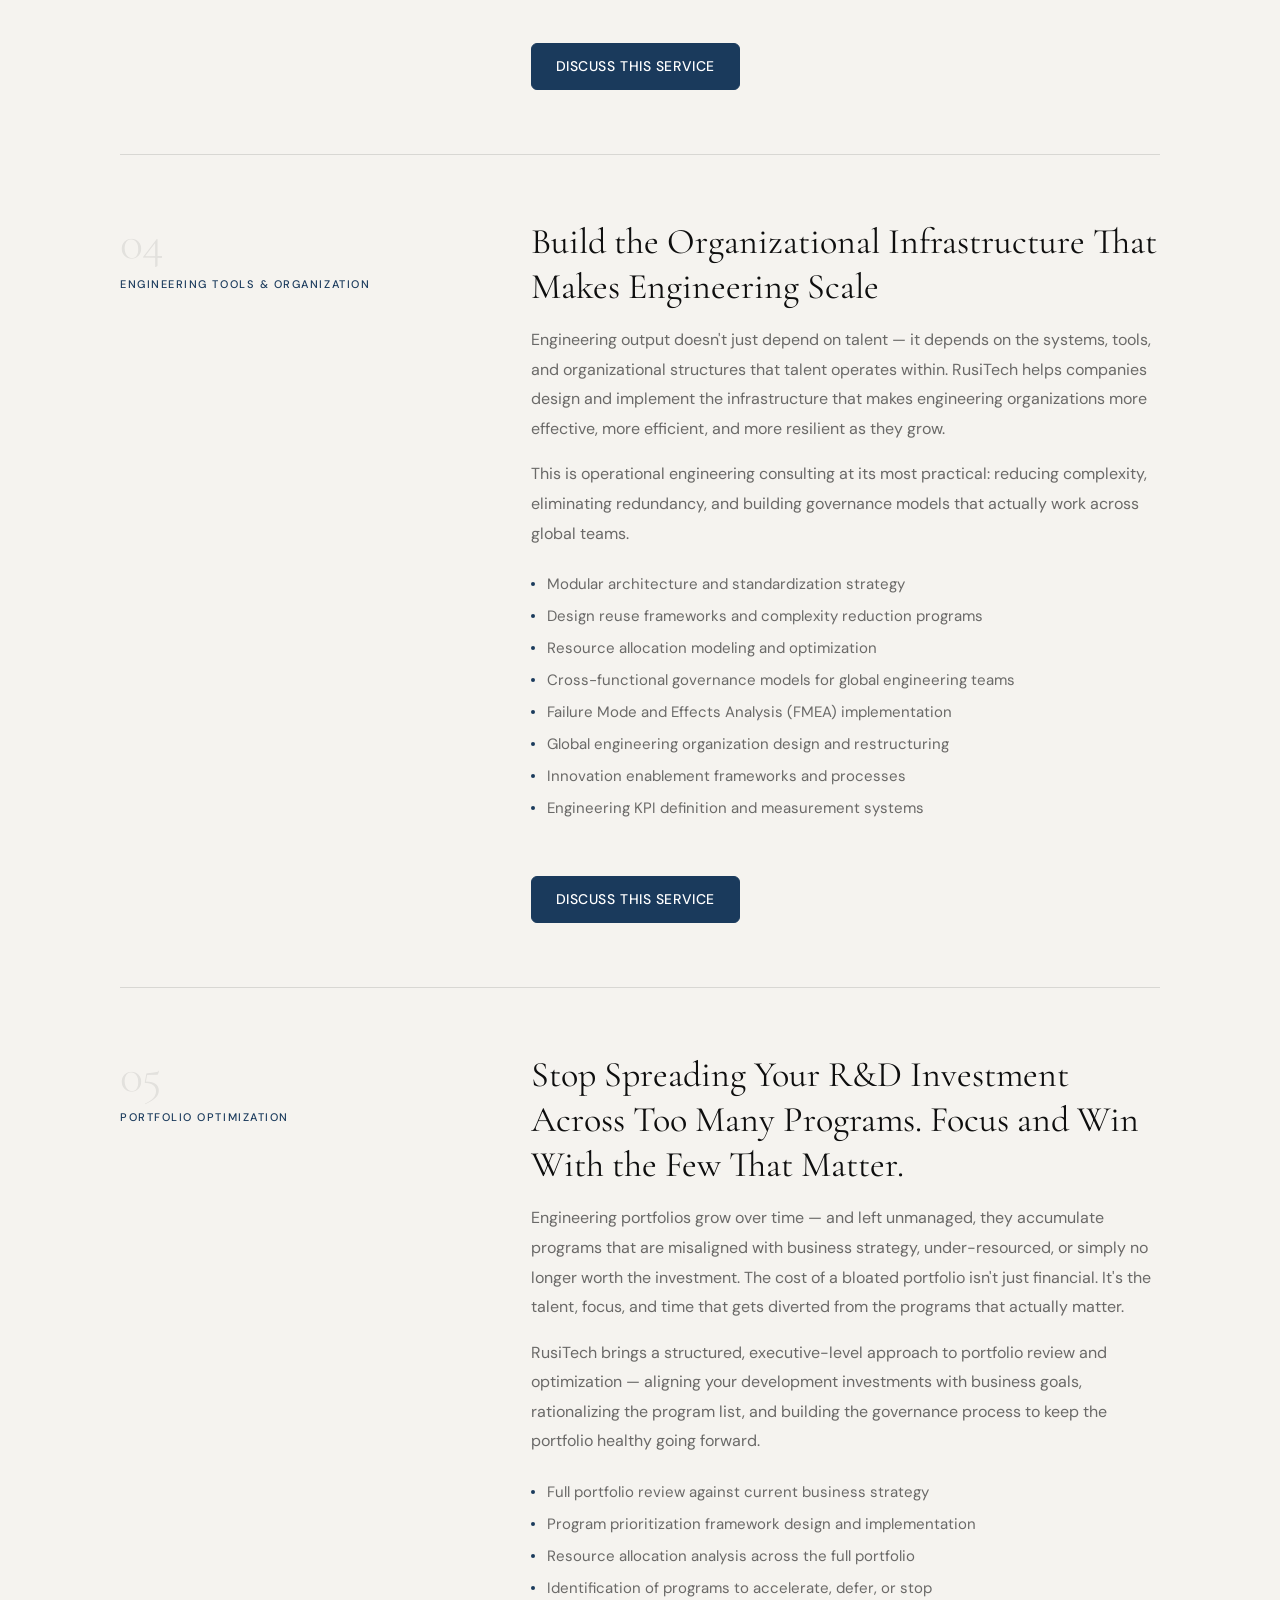
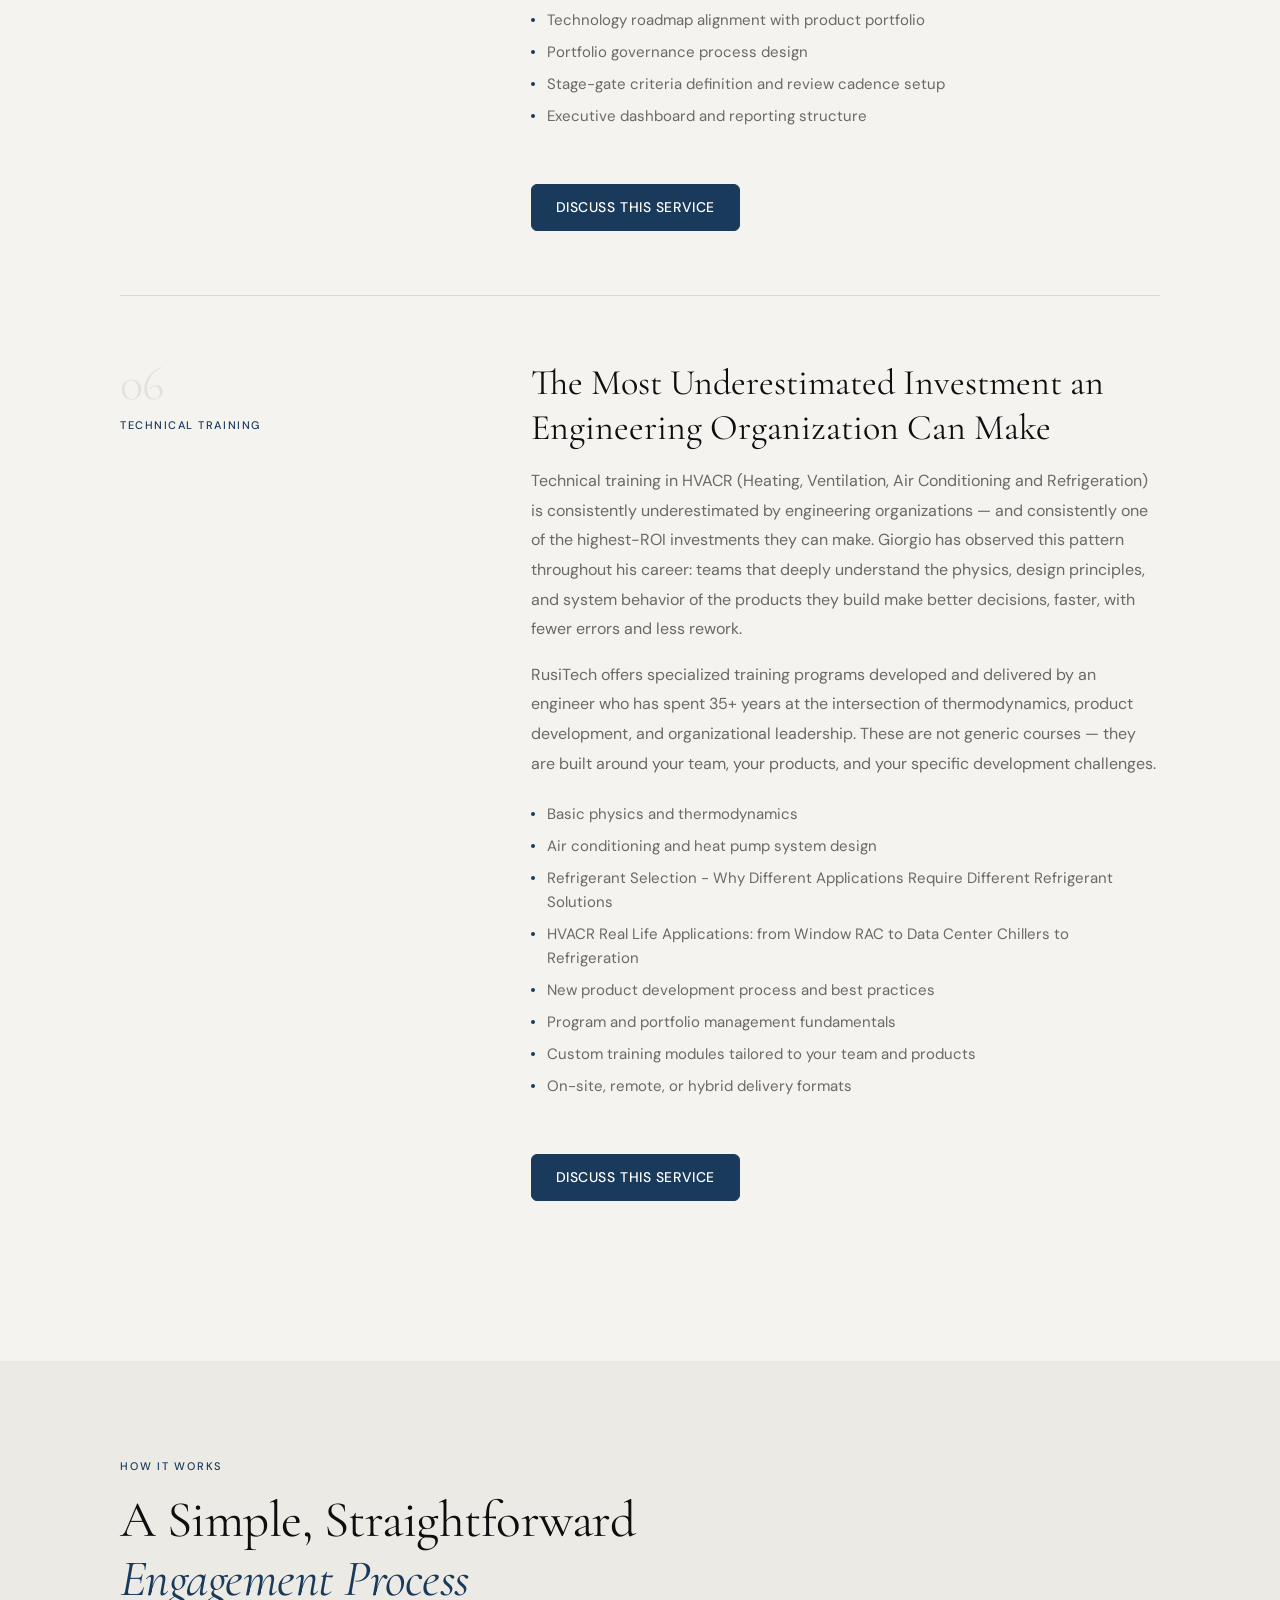
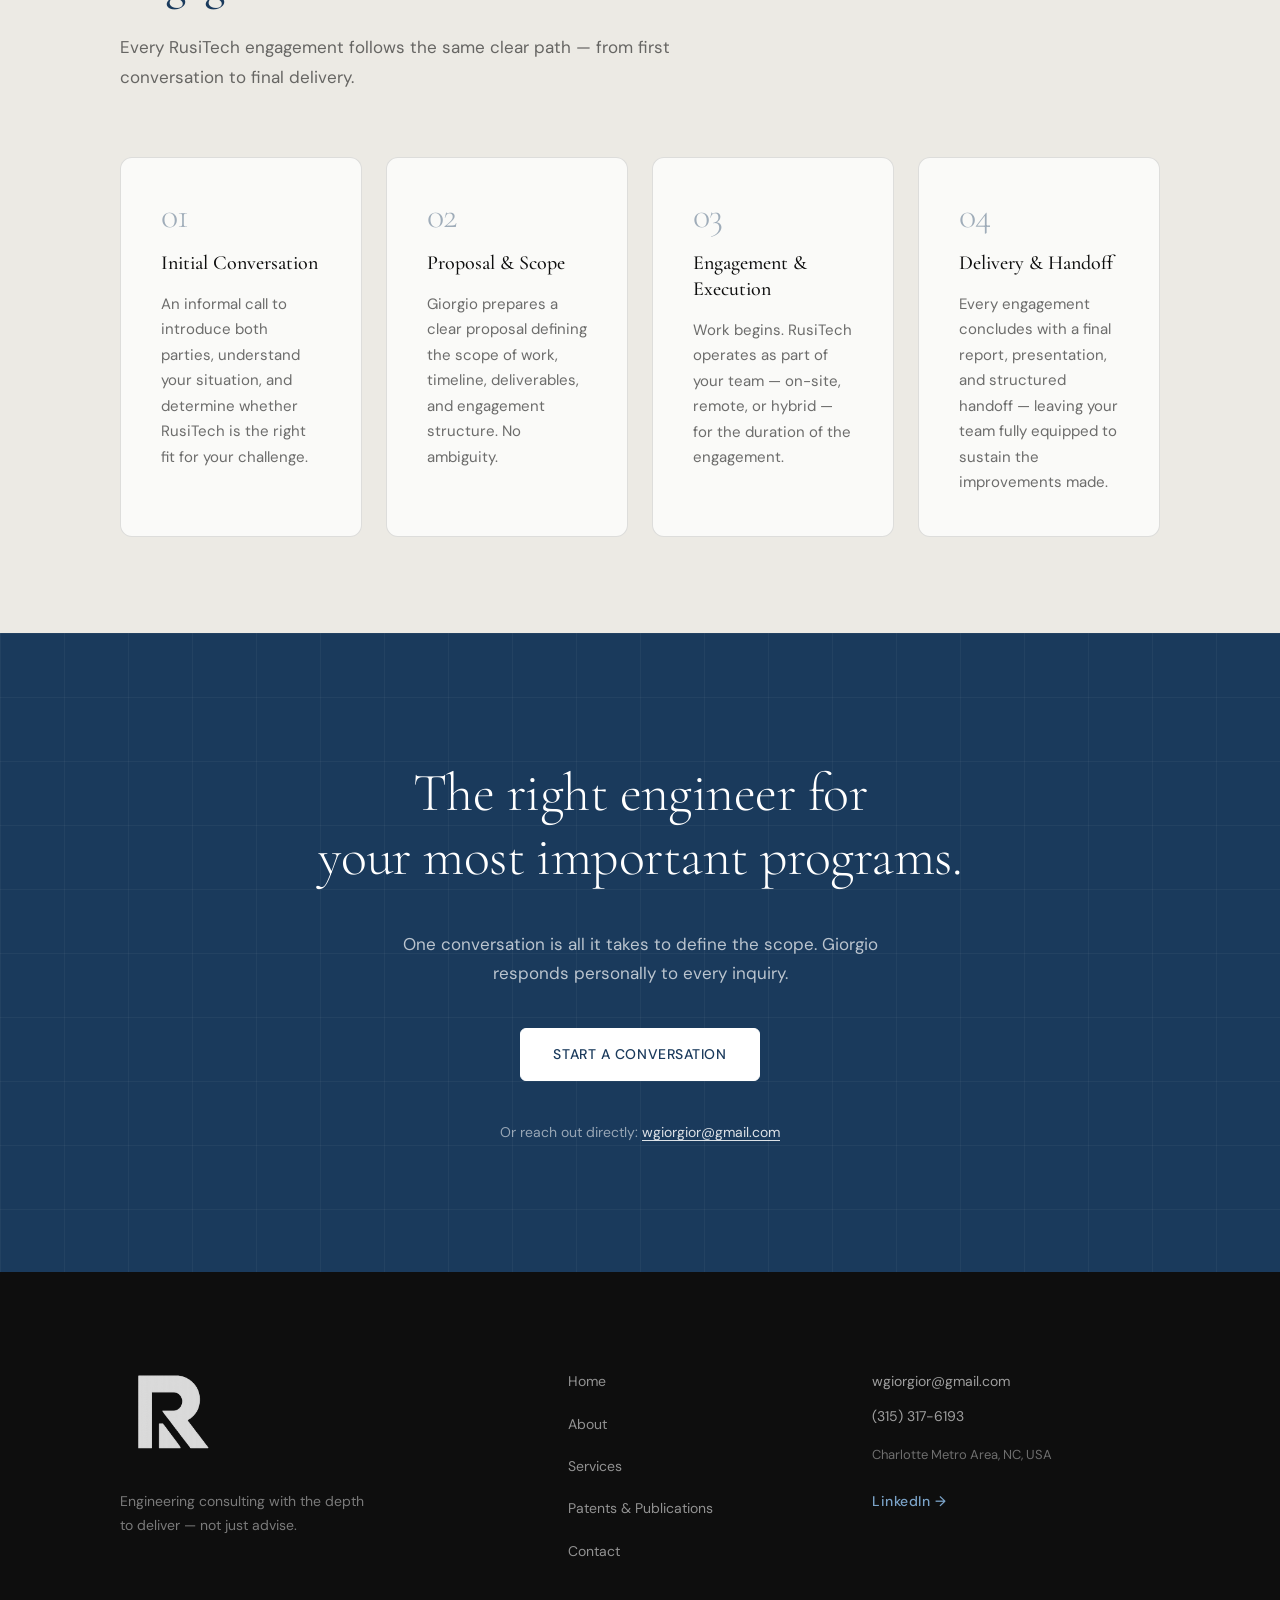
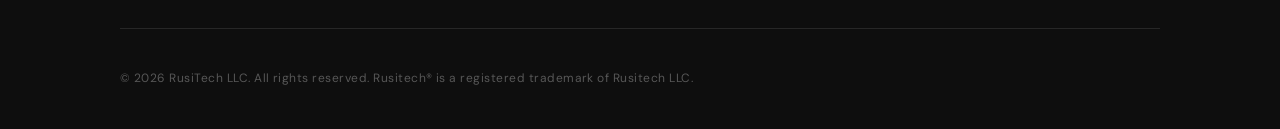
<file: services.html>
<!DOCTYPE html>
<html lang="en">
<head>
  <meta charset="UTF-8" />
  <meta name="viewport" content="width=device-width, initial-scale=1.0" />
  <meta name="description" content="RusiTech LLC Services — R&D capability assessment, program management, HVACR product development, engineering tools, portfolio optimization, and technical training." />
  <meta name="keywords" content="HVACR consulting services, R&D capability assessment, program management, engineering transformation, portfolio optimization, technical training, Giorgio Rusignuolo" />
  <meta property="og:title" content="Services — RusiTech LLC" />
  <meta property="og:description" content="Full-service engineering consulting — from R&D capability assessment to HVACR product launch and technical training." />
  <meta property="og:type" content="website" />
  <title>Services — RusiTech LLC</title>

  <link rel="canonical" href="https://grusignuolo.com/services.html" />

    <!-- Favicon -->
  <link rel="icon" type="image/x-icon" href="favicon.ico" />
<link rel="icon" type="image/png" sizes="32x32" href="favicon.ico/favicon-32x32.png" />
<link rel="icon" type="image/png" sizes="16x16" href="favicon.ico/favicon-16x16.png" />
<link rel="apple-touch-icon" sizes="180x180" href="favicon.ico/apple-touch-icon.png" />
<link rel="manifest" href="favicon.ico/site.webmanifest" />
<meta name="theme-color" content="#f5f3ef" />

  <!-- Fonts -->
  <link rel="preconnect" href="https://fonts.googleapis.com" />
  <link rel="preconnect" href="https://fonts.gstatic.com" crossorigin />
  <link href="https://fonts.googleapis.com/css2?family=Cormorant+Garamond:ital,wght@0,300;0,400;0,600;1,300;1,400&family=DM+Sans:opsz,wght@9..40,300;9..40,400;9..40,500&display=swap" rel="stylesheet" />

  <!-- Stylesheets -->
  <link rel="stylesheet" href="css/global.css" />
  <link rel="stylesheet" href="css/styles.css" />
</head>

<body>

  <!-- ============================================================
       PRELOADER
  ============================================================ -->
  <div id="preloader" aria-hidden="true">
    <div class="preloader-inner">
      <div class="preloader-ring"></div>
      <span class="preloader-wordmark">RusiTech</span>
    </div>
  </div>

  <!-- ============================================================
       SKIP LINK
  ============================================================ -->
  <a href="#main-content" class="skip-link">Skip to main content</a>

  <!-- ============================================================
       NAVIGATION
  ============================================================ -->
  <header id="site-header" role="banner">
    <nav class="nav-container" aria-label="Main navigation">

        <a href="index.html" class="nav-logo" aria-label="RusiTech LLC — Home">
  <img src="images/rusitech logo.png" alt="RusiTech LLC" class="nav-logo-img" />
</a>

      <ul class="nav-links" role="list">
        <li><a href="index.html" class="nav-link">Home</a></li>
        <li><a href="about.html" class="nav-link">About</a></li>
        <li><a href="services.html" class="nav-link active" aria-current="page">Services</a></li>
        <li><a href="patents.html" class="nav-link">Patents &amp; Publications</a></li>
        <li><a href="contact.html" class="nav-link">Contact</a></li>
      </ul>

      <a href="contact.html" class="btn btn-primary nav-cta">Get in Touch</a>

      <button
        class="nav-hamburger"
        id="nav-toggle"
        aria-label="Toggle navigation menu"
        aria-expanded="false"
        aria-controls="mobile-menu"
      >
        <span class="hamburger-line"></span>
        <span class="hamburger-line"></span>
        <span class="hamburger-line"></span>
      </button>

    </nav>

    <div class="mobile-menu" id="mobile-menu" aria-hidden="true" role="dialog" aria-label="Mobile navigation">
      <ul class="mobile-nav-links" role="list">
        <li><a href="index.html" class="mobile-nav-link">Home</a></li>
        <li><a href="about.html" class="mobile-nav-link">About</a></li>
        <li><a href="services.html" class="mobile-nav-link active">Services</a></li>
        <li><a href="patents.html" class="mobile-nav-link">Patents &amp; Publications</a></li>
        <li><a href="contact.html" class="mobile-nav-link">Contact</a></li>
      </ul>
      <a href="contact.html" class="btn btn-primary mobile-cta">Get in Touch</a>
    </div>
  </header>

  <!-- ============================================================
       MAIN CONTENT
  ============================================================ -->
  <main id="main-content">

    <!-- ── PAGE HERO ──────────────────────────────────────────── -->
    <section class="page-hero" aria-label="Services page hero">
      <div class="container">
        <div class="page-hero-inner">
          <span class="page-hero-eyebrow reveal">What We Do</span>
          <h1 class="page-hero-title reveal reveal--delay-1">
            Every Engagement Ends<br />
            <em>With Implementation.</em>
          </h1>
          <p class="page-hero-sub reveal reveal--delay-2">
            RusiTech offers a focused range of engineering consulting services —
            all built around practical implementation. Giorgio works alongside
            your team through the work, until the improvement is real and measurable.
          </p>
        </div>
      </div>
    </section>

    <!-- ── SERVICES NAV BAR ───────────────────────────────────── -->
    <nav class="services-subnav" aria-label="Jump to service">
      <div class="container">
        <ul class="services-subnav-list" role="list">
          <li><a href="#assessment" class="subnav-link">R&amp;D Assessment</a></li>
          <li><a href="#program-management" class="subnav-link">Program Management</a></li>
          <li><a href="#hvacr" class="subnav-link">HVACR Development</a></li>
          <li><a href="#tools" class="subnav-link">Engineering Tools</a></li>
          <li><a href="#portfolio" class="subnav-link">Portfolio Optimization</a></li>
          <li><a href="#training" class="subnav-link">Technical Training</a></li>
        </ul>
      </div>
    </nav>

    <!-- ── SERVICES DETAIL ────────────────────────────────────── -->
    <div class="services-detail-section">
      <div class="container">

        <!-- 01 — R&D Assessment -->
        <article
          class="service-detail-block"
          id="assessment"
          aria-labelledby="service-assessment-title"
        >
          <div class="service-detail-label reveal">
            <span class="service-detail-number">01</span>
            R&amp;D Capability Assessment
          </div>

          <div class="service-detail-content reveal reveal--delay-1">
            <h2 id="service-assessment-title" class="service-detail-title">
              Understand Where Your Engineering Organization
              Stands — Then Improve It
            </h2>
            <p class="service-detail-desc">
              Most engineering organizations don't know exactly where they're
              losing time, money, and talent. Bottlenecks in process, unclear
              ownership, misaligned portfolios, and underdeveloped product
              development capability are all common — and all fixable. RusiTech
              conducts a structured assessment of your R&amp;D organization and
              delivers not just a diagnosis, but a prioritized implementation
              roadmap backed by 35+ years of executive experience doing exactly this.
            </p>
            <p class="service-detail-desc">
              RusiTech stays through the implementation phase. Recommendations
              don't sit in a binder — they get executed.
            </p>

            <ul class="service-detail-list" aria-label="Assessment service includes">
              <li>Evaluation of organization structure, roles, and governance</li>
              <li>Product development process maturity assessment</li>
              <li>Execution metrics review — velocity, quality, cost</li>
              <li>Portfolio alignment with business strategy</li>
              <li>Identification of short, medium, and long-term improvement opportunities</li>
              <li>Implementation roadmap with prioritized actions</li>
              <li>On-site or remote engagement — structured to your timeline</li>
            </ul>

            <div class="service-detail-cta">
              <a href="contact.html" class="btn btn-primary">Discuss This Service</a>
            </div>
          </div>
        </article>

        <!-- 02 — Program Management -->
        <article
          class="service-detail-block"
          id="program-management"
          aria-labelledby="service-pm-title"
        >
          <div class="service-detail-label reveal">
            <span class="service-detail-number">02</span>
            Program Management &amp; Execution
          </div>

          <div class="service-detail-content reveal reveal--delay-1">
            <h2 id="service-pm-title" class="service-detail-title">
              Complex Programs Executed With
              Discipline and Engineering Depth
            </h2>
            <p class="service-detail-desc">
              Large HVACR (Heating, Ventilation, Air Conditioning and Refrigeration)
              product development programs are hard. They span multiple disciplines,
              multiple sites, long timelines, and significant investment. When they go
              wrong, the cost is enormous. RusiTech provides experienced program
              leadership — from concept through launch — with the technical credibility
              to make real decisions, not just manage schedules.
            </p>
            <p class="service-detail-desc">
              Giorgio has personally led programs of every scale across Carrier's
              global engineering organization. He brings that track record directly
              to your most critical development efforts, while simultaneously using
              each engagement as an opportunity to leave your organization structurally
              stronger.
            </p>

            <ul class="service-detail-list" aria-label="Program management service includes">
              <li>Full program leadership from concept to market launch</li>
              <li>Cross-functional team coordination and governance</li>
              <li>Stage-gate process design and enforcement</li>
              <li>Risk identification and mitigation planning</li>
              <li>Resource allocation and timeline management</li>
              <li>Stakeholder communication and executive reporting</li>
              <li>Structural process improvements embedded during execution</li>
            </ul>

            <div class="service-detail-cta">
              <a href="contact.html" class="btn btn-primary">Discuss This Service</a>
            </div>
          </div>
        </article>

        <!-- 03 — HVACR Product Development -->
        <article
          class="service-detail-block"
          id="hvacr"
          aria-labelledby="service-hvacr-title"
        >
          <div class="service-detail-label reveal">
            <span class="service-detail-number">03</span>
            HVACR Product Development
          </div>

          <div class="service-detail-content reveal reveal--delay-1">
            <h2 id="service-hvacr-title" class="service-detail-title">
              Develop and Launch Products Built for
              Performance, Efficiency, and the Future
            </h2>
            <p class="service-detail-desc">
              The HVACR (Heating, Ventilation, Air Conditioning and Refrigeration)
               industry is undergoing rapid transformation — driven by
              tightening refrigerant regulations, rising efficiency requirements,
              electrification, and the integration of IoT and AI into product
              design. RusiTech brings the technical depth to navigate all of it,
              with 35+ years of hands-on product development experience across
              residential, commercial, and transport refrigeration segments.
            </p>
            <p class="service-detail-desc">
              From system thermodynamic modeling to modular platform strategy
              to product roadmap optimization — RusiTech works inside your
              engineering team to develop and launch products that lead the market.
            </p>

            <ul class="service-detail-list" aria-label="HVACR development service includes">
              <li>Thermodynamic modeling and system simulation for HVACR products</li>
              <li>Modular architecture design — maximize reuse, reduce cost</li>
              <li>Refrigerant selection and transition strategy</li>
              <li>Platform and commonization strategy across product families</li>
              <li>IoT, machine learning, and AI integration</li>
              <li>Product and technology roadmap development and optimization</li>
              <li>Direct and indirect cost reduction through platforming</li>
              <li>Application engineering and thermodynamic design selection</li>
            </ul>

            <div class="service-detail-cta">
              <a href="contact.html" class="btn btn-primary">Discuss This Service</a>
            </div>
          </div>
        </article>

        <!-- 04 — Engineering Tools & Organization -->
        <article
          class="service-detail-block"
          id="tools"
          aria-labelledby="service-tools-title"
        >
          <div class="service-detail-label reveal">
            <span class="service-detail-number">04</span>
            Engineering Tools &amp; Organization
          </div>

          <div class="service-detail-content reveal reveal--delay-1">
            <h2 id="service-tools-title" class="service-detail-title">
              Build the Organizational Infrastructure
              That Makes Engineering Scale
            </h2>
            <p class="service-detail-desc">
              Engineering output doesn't just depend on talent — it depends on
              the systems, tools, and organizational structures that talent operates
              within. RusiTech helps companies design and implement the infrastructure
              that makes engineering organizations more effective, more efficient,
              and more resilient as they grow.
            </p>
            <p class="service-detail-desc">
              This is operational engineering consulting at its most practical:
              reducing complexity, eliminating redundancy, and building governance
              models that actually work across global teams.
            </p>

            <ul class="service-detail-list" aria-label="Engineering tools service includes">
              <li>Modular architecture and standardization strategy</li>
              <li>Design reuse frameworks and complexity reduction programs</li>
              <li>Resource allocation modeling and optimization</li>
              <li>Cross-functional governance models for global engineering teams</li>
              <li>Failure Mode and Effects Analysis (FMEA) implementation</li>
              <li>Global engineering organization design and restructuring</li>
              <li>Innovation enablement frameworks and processes</li>
              <li>Engineering KPI definition and measurement systems</li>
            </ul>

            <div class="service-detail-cta">
              <a href="contact.html" class="btn btn-primary">Discuss This Service</a>
            </div>
          </div>
        </article>

        <!-- 05 — Portfolio Optimization -->
        <article
          class="service-detail-block"
          id="portfolio"
          aria-labelledby="service-portfolio-title"
        >
          <div class="service-detail-label reveal">
            <span class="service-detail-number">05</span>
            Portfolio Optimization
          </div>

          <div class="service-detail-content reveal reveal--delay-1">
            <h2 id="service-portfolio-title" class="service-detail-title">
              Stop Spreading Your R&amp;D Investment Across Too Many Programs.
              Focus and Win With the Few That Matter.
            </h2>
            <p class="service-detail-desc">
              Engineering portfolios grow over time — and left unmanaged, they
              accumulate programs that are misaligned with business strategy,
              under-resourced, or simply no longer worth the investment. The cost
              of a bloated portfolio isn't just financial. It's the talent, focus,
              and time that gets diverted from the programs that actually matter.
            </p>
            <p class="service-detail-desc">
              RusiTech brings a structured, executive-level approach to portfolio
              review and optimization — aligning your development investments
              with business goals, rationalizing the program list, and building
              the governance process to keep the portfolio healthy going forward.
            </p>

            <ul class="service-detail-list" aria-label="Portfolio optimization service includes">
              <li>Full portfolio review against current business strategy</li>
              <li>Program prioritization framework design and implementation</li>
              <li>Resource allocation analysis across the full portfolio</li>
              <li>Identification of programs to accelerate, defer, or stop</li>
              <li>Technology roadmap alignment with product portfolio</li>
              <li>Portfolio governance process design</li>
              <li>Stage-gate criteria definition and review cadence setup</li>
              <li>Executive dashboard and reporting structure</li>
            </ul>

            <div class="service-detail-cta">
              <a href="contact.html" class="btn btn-primary">Discuss This Service</a>
            </div>
          </div>
        </article>

        <!-- 06 — Technical Training -->
        <article
          class="service-detail-block"
          id="training"
          aria-labelledby="service-training-title"
        >
          <div class="service-detail-label reveal">
            <span class="service-detail-number">06</span>
            Technical Training
          </div>

          <div class="service-detail-content reveal reveal--delay-1">
            <h2 id="service-training-title" class="service-detail-title">
              The Most Underestimated Investment
              an Engineering Organization Can Make
            </h2>
            <p class="service-detail-desc">
              Technical training in HVACR (Heating, Ventilation, Air Conditioning and Refrigeration) 
              is consistently underestimated by
              engineering organizations — and consistently one of the highest-ROI
              investments they can make. Giorgio has observed this pattern throughout
              his career: teams that deeply understand the physics, design principles,
              and system behavior of the products they build make better decisions,
              faster, with fewer errors and less rework.
            </p>
            <p class="service-detail-desc">
              RusiTech offers specialized training programs developed and delivered
              by an engineer who has spent 35+ years at the intersection of
              thermodynamics, product development, and organizational leadership.
              These are not generic courses — they are built around your team,
              your products, and your specific development challenges.
            </p>

            <ul class="service-detail-list" aria-label="Technical training service includes">
              <li>Basic physics and thermodynamics</li>
              <li>Air conditioning and heat pump system design</li>
              <li>Refrigerant Selection - Why Different Applications Require Different Refrigerant Solutions</li>
              <li>HVACR Real Life Applications: from Window RAC to Data Center Chillers to Refrigeration</li>
              <li>New product development process and best practices</li>
              <li>Program and portfolio management fundamentals</li>
              <li>Custom training modules tailored to your team and products</li>
              <li>On-site, remote, or hybrid delivery formats</li>
            </ul>

            <div class="service-detail-cta">
              <a href="contact.html" class="btn btn-primary">Discuss This Service</a>
            </div>
          </div>
        </article>

      </div>
    </div>

    <!-- ── ENGAGEMENT PROCESS ─────────────────────────────────── -->
    <section class="engagement-section" aria-labelledby="engagement-heading">
      <div class="container">

        <div class="section-header reveal">
          <span class="section-eyebrow">How It Works</span>
          <h2 id="engagement-heading" class="section-title">
            A Simple, Straightforward<br /><em>Engagement Process</em>
          </h2>
          <p class="section-sub">
            Every RusiTech engagement follows the same clear path —
            from first conversation to final delivery.
          </p>
        </div>

        <div class="process-grid">

          <div class="process-step reveal">
            <span class="process-number" aria-hidden="true">01</span>
            <h3 class="process-title">Initial Conversation</h3>
            <p class="process-desc">
              An informal call to introduce both parties, understand your
              situation, and determine whether RusiTech is the right fit
              for your challenge.
            </p>
          </div>

          <div class="process-step reveal reveal--delay-1">
            <span class="process-number" aria-hidden="true">02</span>
            <h3 class="process-title">Proposal &amp; Scope</h3>
            <p class="process-desc">
              Giorgio prepares a clear proposal defining the scope of work,
              timeline, deliverables, and engagement structure. No ambiguity.
            </p>
          </div>

          <div class="process-step reveal reveal--delay-2">
            <span class="process-number" aria-hidden="true">03</span>
            <h3 class="process-title">Engagement &amp; Execution</h3>
            <p class="process-desc">
              Work begins. RusiTech operates as part of your team —
              on-site, remote, or hybrid — for the duration of the engagement.
            </p>
          </div>

          <div class="process-step reveal reveal--delay-3">
            <span class="process-number" aria-hidden="true">04</span>
            <h3 class="process-title">Delivery &amp; Handoff</h3>
            <p class="process-desc">
              Every engagement concludes with a final report, presentation,
              and structured handoff — leaving your team fully equipped
              to sustain the improvements made.
            </p>
          </div>

        </div>

      </div>
    </section>

      <!-- ── CLOSING CTA ────────────────────────────────────────── -->
    <section class="cta-section" aria-labelledby="about-cta-heading">
      <div class="container">
        <div class="cta-inner reveal">
          <h2 id="about-cta-heading" class="cta-title">
            The right engineer for<br />your most important programs.
          </h2>
          <p class="cta-sub">
            One conversation is all it takes to define the scope.
            Giorgio responds personally to every inquiry.
          </p>
          <a href="contact.html" class="btn btn-primary btn-lg">Start a Conversation</a>
          <p class="cta-email">
            Or reach out directly:
            <a href="mailto:wgiorgior@gmail.com" class="cta-email-link">
              wgiorgior@gmail.com
            </a>
          </p>
        </div>
      </div>
    </section>

  </main>

  <!-- ============================================================
       FOOTER
  ============================================================ -->
  <footer class="site-footer" role="contentinfo">
    <div class="container">
      <div class="footer-inner">

            <div class="footer-brand">
  <img src="/images/rusitech logo - R.png" alt="RusiTech LLC" class="footer-logo-img" />
  <p class="footer-tagline">
    Engineering consulting with the depth<br />
    to deliver — not just advise.
  </p>
</div>

        <nav class="footer-nav" aria-label="Footer navigation">
          <ul role="list">
            <li><a href="index.html">Home</a></li>
            <li><a href="about.html">About</a></li>
            <li><a href="services.html">Services</a></li>
            <li><a href="patents.html">Patents &amp; Publications</a></li>
            <li><a href="contact.html">Contact</a></li>
          </ul>
        </nav>

        <div class="footer-contact">
          <p><a href="mailto:wgiorgior@gmail.com">wgiorgior@gmail.com</a></p>
          <p><a href="tel:+13153176193">(315) 317-6193</a></p>
          <p class="footer-address">
            Charlotte Metro Area, NC, USA
          </p>

           <a
              href="https://www.linkedin.com/in/giorgio-rusignuolo-7230b142/"
              target="_blank"
              rel="noopener noreferrer"
               class="footer-linkedin"
               aria-label="Giorgio Rusignuolo on LinkedIn"
          >
        LinkedIn →
            </a>
        </div>

      </div>

      <div class="footer-bottom">
        <p>&copy; <span id="footer-year"></span> RusiTech LLC. All rights reserved. Rusitech&reg; is a registered trademark of Rusitech LLC.</p>
      </div>
    </div>
  </footer>

  <!-- Mobile Scroll-to-Top -->
  <button class="scroll-top-btn" id="scrollTopBtn" aria-label="Scroll back to top" title="Back to top">
    ↑
  </button>

  <script src="js/main.js"></script>

</body>
</html>
</file>
<file: css/global.css>
/* ================================================================
   GLOBAL.CSS — RusiTech LLC
   Reusable components: nav, footer, buttons, cards, utilities
   ================================================================ */


/* ----------------------------------------------------------------
   CSS CUSTOM PROPERTIES (Design Tokens)
---------------------------------------------------------------- */
:root {
  /* Colors */
  --color-ink:          #0e0e0e;
  --color-ink-60:       rgba(14, 14, 14, 0.6);
  --color-ink-30:       rgba(14, 14, 14, 0.3);
  --color-ink-10:       rgba(14, 14, 14, 0.08);
  --color-paper:        #f5f3ef;
  --color-paper-pure:   #fafaf8;
  --color-paper-dark:   #eceae4;
  --color-accent:       #1a3a5c;
  --color-accent-hover: #142e4a;
  --color-accent-light: #e8eef5;
  --color-gold:         #b8860b;
  --color-gold-light:   #f5edda;
  --color-rule:         rgba(14, 14, 14, 0.12);
  --color-rule-light:   rgba(14, 14, 14, 0.06);

  /* Typography */
  --font-serif: 'Cormorant Garamond', Georgia, serif;
  --font-sans:  'DM Sans', system-ui, -apple-system, sans-serif;

  /* Spacing Scale */
  --space-xs:   4px;
  --space-sm:   8px;
  --space-md:   16px;
  --space-lg:   24px;
  --space-xl:   40px;
  --space-2xl:  64px;
  --space-3xl:  96px;
  --space-4xl:  128px;

  /* Layout */
  --container-max:  1160px;
  --container-pad:  clamp(20px, 5vw, 60px);
  --nav-height:     72px;
  --border-radius:  6px;
  --border-radius-lg: 12px;

  /* Transitions */
  --transition-fast:   0.15s ease;
  --transition-base:   0.25s ease;
  --transition-slow:   0.45s ease;

  /* Shadows */
  --shadow-sm:  0 1px 3px rgba(14, 14, 14, 0.06),
                0 1px 2px rgba(14, 14, 14, 0.04);
  --shadow-md:  0 4px 16px rgba(14, 14, 14, 0.08),
                0 2px 6px  rgba(14, 14, 14, 0.04);
  --shadow-lg:  0 12px 40px rgba(14, 14, 14, 0.12),
                0 4px 12px  rgba(14, 14, 14, 0.06);
}


/* ----------------------------------------------------------------
   RESET & BASE
---------------------------------------------------------------- */
*,
*::before,
*::after {
  box-sizing: border-box;
  margin: 0;
  padding: 0;
}

html {
  scroll-behavior: smooth;
  font-size: 16px;
  -webkit-text-size-adjust: 100%;
}

body {
  font-family: var(--font-sans);
  background-color: var(--color-paper);
  color: var(--color-ink);
  line-height: 1.65;
  overflow-x: hidden;
  -webkit-tap-highlight-color: transparent;
  touch-action: manipulation;
  -webkit-font-smoothing: antialiased;
  -moz-osx-font-smoothing: grayscale;
}

img,
video {
  max-width: 100%;
  height: auto;
  display: block;
}

a {
  color: inherit;
  text-decoration: none;
}

ul,
ol {
  list-style: none;
}

button {
  cursor: pointer;
  border: none;
  background: none;
  font-family: inherit;
}

input,
textarea,
select {
  font-family: inherit;
  font-size: inherit;
}


/* ----------------------------------------------------------------
   ACCESSIBILITY
---------------------------------------------------------------- */

/* Skip Link */
.skip-link {
  position: absolute;
  top: -100px;
  left: var(--space-md);
  background: var(--color-accent);
  color: #fff;
  padding: var(--space-sm) var(--space-md);
  border-radius: var(--border-radius);
  font-size: 14px;
  font-weight: 500;
  z-index: 10000;
  transition: top var(--transition-fast);
}

.skip-link:focus {
  top: var(--space-md);
}

/* Focus Visible */
:focus-visible {
  outline: 2px solid var(--color-accent);
  outline-offset: 3px;
  border-radius: 2px;
}

/* Reduced Motion */
@media (prefers-reduced-motion: reduce) {
  *,
  *::before,
  *::after {
    animation-duration: 0.01ms !important;
    animation-iteration-count: 1 !important;
    transition-duration: 0.01ms !important;
    scroll-behavior: auto !important;
  }
}


/* ----------------------------------------------------------------
   LAYOUT UTILITIES
---------------------------------------------------------------- */
.container {
  max-width: var(--container-max);
  margin-inline: auto;
  padding-inline: var(--container-pad);
}

.visually-hidden {
  position: absolute;
  width: 1px;
  height: 1px;
  padding: 0;
  margin: -1px;
  overflow: hidden;
  clip: rect(0, 0, 0, 0);
  white-space: nowrap;
  border: 0;
}


/* ----------------------------------------------------------------
   PRELOADER
---------------------------------------------------------------- */
#preloader {
  position: fixed;
  inset: 0;
  background: var(--color-ink);
  z-index: 9999;
  display: flex;
  align-items: center;
  justify-content: center;
  flex-direction: column;
  gap: var(--space-md);
  transition: opacity 0.7s ease, visibility 0.7s ease;
}

#preloader.hidden {
  opacity: 0;
  visibility: hidden;
  pointer-events: none;
}

.preloader-inner {
  display: flex;
  flex-direction: column;
  align-items: center;
  gap: var(--space-md);
}

.preloader-ring {
  width: 44px;
  height: 44px;
  border: 1.5px solid rgba(255, 255, 255, 0.15);
  border-top-color: rgba(255, 255, 255, 0.85);
  border-radius: 50%;
  animation: preloader-spin 0.9s linear infinite;
}

.preloader-wordmark {
  font-family: var(--font-serif);
  font-size: 22px;
  font-weight: 400;
  letter-spacing: 0.12em;
  color: rgba(255, 255, 255, 0.85);
}

@keyframes preloader-spin {
  to { transform: rotate(360deg); }
}


/* ----------------------------------------------------------------
   NAVIGATION
---------------------------------------------------------------- */
#site-header {
  position: fixed;
  top: 0;
  left: 0;
  right: 0;
  height: var(--nav-height);
  z-index: 1000;
  transition: background var(--transition-base),
              box-shadow var(--transition-base),
              backdrop-filter var(--transition-base);
}

#site-header.scrolled {
  background: rgba(245, 243, 239, 0.94);
  backdrop-filter: blur(12px);
  -webkit-backdrop-filter: blur(12px);
  box-shadow: 0 1px 0 var(--color-rule),
              0 4px 20px rgba(14, 14, 14, 0.06);
}

.nav-container {
  max-width: var(--container-max);
  margin-inline: auto;
  padding-inline: var(--container-pad);
  height: var(--nav-height);
  display: flex;
  align-items: center;
  gap: var(--space-xl);
}

@media (max-width: 900px) {
  .nav-container {
    padding-inline: var(--space-lg);
  }

  .nav-hamburger {
    margin-left: auto;
    flex-shrink: 0;
  }

  .nav-logo-img {
    height: 44px;
  }
}

/* Logo */
.nav-logo {
  display: flex;
  align-items: baseline;
  gap: 3px;
  text-decoration: none;
  flex-shrink: 0;
}

.nav-logo-word {
  font-family: var(--font-serif);
  font-size: 22px;
  font-weight: 600;
  color: var(--color-ink);
  letter-spacing: 0.01em;
}

.nav-logo-accent {
  font-family: var(--font-serif);
  font-size: 22px;
  font-weight: 600;
  color: var(--color-accent);
  letter-spacing: 0.01em;
}

.nav-logo-llc {
  font-family: var(--font-sans);
  font-size: 11px;
  font-weight: 400;
  color: var(--color-ink-60);
  letter-spacing: 0.1em;
  text-transform: uppercase;
  margin-left: 4px;
  align-self: center;
}

/* Desktop Nav Links */
.nav-links {
  display: flex;
  align-items: center;
  gap: var(--space-xl);
  margin-left: auto;
}

.nav-link {
  font-size: 14px;
  font-weight: 400;
  color: var(--color-ink-60);
  letter-spacing: 0.02em;
  text-decoration: none;
  padding-bottom: 2px;
  border-bottom: 1px solid transparent;
  transition: color var(--transition-fast),
              border-color var(--transition-fast);
  white-space: nowrap;
}

.nav-link:hover,
.nav-link.active {
  color: var(--color-ink);
  border-bottom-color: var(--color-ink-30);
}

/* Nav CTA */
.nav-cta {
  flex-shrink: 0;
  margin-left: var(--space-md);
}

/* Hamburger */
.nav-hamburger {
  display: none;
  flex-direction: column;
  justify-content: center;
  gap: 5px;
  width: 40px;
  height: 40px;
  padding: var(--space-sm);
  margin-left: 0;
  
  border-radius: var(--border-radius);
  transition: background var(--transition-fast);
}

.nav-hamburger:hover {
  background: var(--color-ink-10);
}

.hamburger-line {
  display: block;
  width: 22px;
  height: 1.5px;
  background: var(--color-ink);
  border-radius: 2px;
  transition: transform var(--transition-base),
              opacity var(--transition-base);
  transform-origin: center;
}

/* Hamburger Open State */
.nav-hamburger.open .hamburger-line:nth-child(1) {
  transform: translateY(6.5px) rotate(45deg);
}

.nav-hamburger.open .hamburger-line:nth-child(2) {
  opacity: 0;
  transform: scaleX(0);
}

.nav-hamburger.open .hamburger-line:nth-child(3) {
  transform: translateY(-6.5px) rotate(-45deg);
}

/* Mobile Menu */
.mobile-menu {
  position: fixed;
  top: var(--nav-height);
  left: 0;
  right: 0;
  background: var(--color-paper-pure);
  border-top: 1px solid var(--color-rule);
  border-bottom: 1px solid var(--color-rule);
  padding: var(--space-xl) var(--container-pad);
  display: flex;
  flex-direction: column;
  gap: var(--space-xl);
  transform: translateY(-110%);
  opacity: 0;
  visibility: hidden;
  transition: transform var(--transition-slow),
              opacity var(--transition-slow),
              visibility var(--transition-slow);
  z-index: 999;
  box-shadow: var(--shadow-lg);
}

.mobile-menu.open {
  transform: translateY(0);
  opacity: 1;
  visibility: visible;
}

.mobile-nav-links {
  display: flex;
  flex-direction: column;
  gap: var(--space-md);
}

.mobile-nav-link {
  font-size: 18px;
  font-weight: 400;
  color: var(--color-ink-60);
  padding: var(--space-sm) 0;
  border-bottom: 1px solid var(--color-rule-light);
  transition: color var(--transition-fast);
}

.mobile-nav-link:hover,
.mobile-nav-link.active {
  color: var(--color-ink);
}

.mobile-cta {
  align-self: flex-start;
}





/* ----------------------------------------------------------------
   BUTTONS
---------------------------------------------------------------- */
.btn {
  display: inline-flex;
  align-items: center;
  justify-content: center;
  gap: var(--space-sm);
  font-family: var(--font-sans);
  font-size: 14px;
  font-weight: 500;
  letter-spacing: 0.04em;
  text-transform: uppercase;
  text-decoration: none;
  padding: 11px 24px;
  border-radius: var(--border-radius);
  border: 1px solid transparent;
  cursor: pointer;
  white-space: nowrap;
  transition: background var(--transition-fast),
              color var(--transition-fast),
              border-color var(--transition-fast),
              box-shadow var(--transition-fast),
              transform var(--transition-fast);
  -webkit-tap-highlight-color: transparent;
}

.btn:active {
  transform: scale(0.98);
}

/* Primary */
.btn-primary {
  background: var(--color-accent);
  color: #fff;
  border-color: var(--color-accent);
}

.btn-primary:hover {
  background: var(--color-accent-hover);
  border-color: var(--color-accent-hover);
  box-shadow: var(--shadow-md);
}

/* Ghost */
.btn-ghost {
  background: transparent;
  color: var(--color-ink);
  border-color: var(--color-rule);
}

.btn-ghost:hover {
  background: var(--color-ink-10);
  border-color: var(--color-ink-30);
}

/* Outline */
.btn-outline {
  background: transparent;
  color: var(--color-accent);
  border-color: var(--color-accent);
}

.btn-outline:hover {
  background: var(--color-accent-light);
}

/* Sizes */
.btn-lg {
  font-size: 14px;
  padding: 14px 32px;
}

.btn-sm {
  font-size: 12px;
  padding: 8px 16px;
}


/* ----------------------------------------------------------------
   CARDS — Service Card
---------------------------------------------------------------- */
.service-card {
  background: var(--color-paper-pure);
  border: 1px solid var(--color-rule);
  border-radius: var(--border-radius-lg);
  padding: var(--space-xl);
  display: flex;
  flex-direction: column;
  gap: var(--space-md);
  transition: box-shadow var(--transition-base),
              border-color var(--transition-base),
              transform var(--transition-base);
}

.service-card:hover {
  box-shadow: var(--shadow-md);
  border-color: var(--color-ink-30);
  transform: translateY(-2px);
}

.service-card-icon {
  width: 48px;
  height: 48px;
  background: var(--color-accent-light);
  border-radius: var(--border-radius);
  display: flex;
  align-items: center;
  justify-content: center;
  color: var(--color-accent);
  flex-shrink: 0;
}

.service-card-title {
  font-family: var(--font-serif);
  font-size: 20px;
  font-weight: 600;
  color: var(--color-ink);
  line-height: 1.3;
}

.service-card-desc {
  font-size: 15px;
  color: var(--color-ink-60);
  line-height: 1.7;
  flex: 1;
}

.service-card-link {
  font-size: 13px;
  font-weight: 500;
  letter-spacing: 0.04em;
  text-transform: uppercase;
  color: var(--color-accent);
  text-decoration: none;
  margin-top: auto;
  transition: gap var(--transition-fast),
              opacity var(--transition-fast);
  display: inline-flex;
  align-items: center;
  gap: 6px;
}

.service-card-link:hover {
  opacity: 0.75;
}


/* ----------------------------------------------------------------
   CARDS — Credential Card
---------------------------------------------------------------- */
.credential-card {
  background: var(--color-paper-pure);
  border: 1px solid var(--color-rule);
  border-radius: var(--border-radius-lg);
  padding: var(--space-xl);
  display: flex;
  flex-direction: column;
  gap: var(--space-sm);
  transition: box-shadow var(--transition-base);
}

.credential-card:hover {
  box-shadow: var(--shadow-sm);
}

.credential-card--accent {
  background: var(--color-accent-light);
  border-color: rgba(26, 58, 92, 0.2);
  flex-direction: row;
  align-items: flex-start;
  gap: var(--space-md);
}

.credential-number {
  font-family: var(--font-serif);
  font-size: 48px;
  font-weight: 300;
  color: var(--color-accent);
  line-height: 1;
  letter-spacing: -0.02em;
}

.credential-label {
  font-size: 14px;
  color: var(--color-ink-60);
  line-height: 1.5;
}

.credential-icon {
  color: var(--color-accent);
  flex-shrink: 0;
  margin-top: 2px;
}


/* ----------------------------------------------------------------
   CARDS — Stat Card
---------------------------------------------------------------- */
.stat-card {
  display: flex;
  flex-direction: column;
  align-items: center;
  gap: var(--space-sm);
  padding: var(--space-xl) var(--space-lg);
  text-align: center;
  border-right: 1px solid var(--color-rule);
}

.stat-card:last-child {
  border-right: none;
}

.stat-number {
  font-family: var(--font-serif);
  font-size: clamp(48px, 6vw, 72px);
  font-weight: 300;
  color: var(--color-accent);
  line-height: 1;
  letter-spacing: -0.02em;
}

.stat-suffix {
  font-family: var(--font-serif);
  font-size: clamp(32px, 4vw, 48px);
  font-weight: 300;
  color: var(--color-accent);
  line-height: 1;
}

.stat-label {
  font-size: 13px;
  font-weight: 400;
  color: var(--color-ink-60);
  letter-spacing: 0.04em;
  text-transform: uppercase;
  max-width: 140px;
}


/* ----------------------------------------------------------------
   SECTION TYPOGRAPHY UTILITIES
---------------------------------------------------------------- */
.section-eyebrow {
  display: block;
  font-family: var(--font-sans);
  font-size: 11px;
  font-weight: 500;
  letter-spacing: 0.16em;
  text-transform: uppercase;
  color: var(--color-accent);
  margin-bottom: var(--space-md);
}

.section-title {
  font-family: var(--font-serif);
  font-size: clamp(32px, 4vw, 52px);
  font-weight: 400;
  line-height: 1.15;
  color: var(--color-ink);
  letter-spacing: -0.01em;
  margin-bottom: var(--space-lg);
}

.section-title em {
  font-style: italic;
  color: var(--color-accent);
}

.section-sub {
  font-size: 17px;
  color: var(--color-ink-60);
  line-height: 1.75;
  max-width: 580px;
}


/* ----------------------------------------------------------------
   SCROLL REVEAL ANIMATIONS
---------------------------------------------------------------- */
.reveal {
  opacity: 0;
  transform: translateY(24px);
  transition: opacity 0.65s ease,
              transform 0.65s ease;
}

.reveal.in-view {
  opacity: 1;
  transform: translateY(0);
}

.reveal--delay-1 { transition-delay: 0.1s; }
.reveal--delay-2 { transition-delay: 0.2s; }
.reveal--delay-3 { transition-delay: 0.3s; }
.reveal--delay-4 { transition-delay: 0.4s; }
.reveal--delay-5 { transition-delay: 0.5s; }


/* ----------------------------------------------------------------
   SCROLL TO TOP BUTTON (Mobile)
---------------------------------------------------------------- */
.scroll-top-btn {
  position: fixed;
  bottom: 24px;
  right: 20px;
  width: 44px;
  height: 44px;
  border-radius: 50%;
  background: var(--color-accent);
  color: #fff;
  font-size: 18px;
  display: flex;
  align-items: center;
  justify-content: center;
  box-shadow: var(--shadow-md);
  opacity: 0;
  visibility: hidden;
  transform: translateY(12px);
  transition: opacity var(--transition-base),
              visibility var(--transition-base),
              transform var(--transition-base);
  z-index: 500;
}

.scroll-top-btn.visible {
  opacity: 1;
  visibility: visible;
  transform: translateY(0);
}

.scroll-top-btn:hover {
  background: var(--color-accent-hover);
}

/* Only show on mobile */
@media (min-width: 769px) {
  .scroll-top-btn {
    display: none;
  }
}


/* ----------------------------------------------------------------
   FOOTER
---------------------------------------------------------------- */
/* ----------------------------------------------------------------
   FOOTER
---------------------------------------------------------------- */
.site-footer {
  background: var(--color-ink);
  color: rgba(255, 255, 255, 0.7);
  padding: var(--space-3xl) 0 var(--space-xl);
}

.footer-inner {
  display: grid;
  grid-template-columns: 1.6fr 1fr 1.2fr;
  gap: var(--space-2xl);
  padding-bottom: var(--space-2xl);
  border-bottom: 1px solid rgba(255, 255, 255, 0.1);
  margin-bottom: var(--space-xl);
  align-items: start;
}

/* Footer Brand */
.footer-brand {
  display: flex;
  flex-direction: column;
  align-items: flex-start;
  gap: var(--space-md);
}

.footer-logo-img {
  height: 60px;
  width: auto;
  display: block;
  filter: brightness(0) invert(1);
  opacity: 0.85;
}

.footer-wordmark {
  display: block;
  font-family: var(--font-serif);
  font-size: 24px;
  font-weight: 400;
  color: rgba(255, 255, 255, 0.9);
  letter-spacing: 0.02em;
  margin-bottom: var(--space-md);
}

.footer-accent {
  color: #7ba3c8;
}

.footer-tagline {
  font-size: 14px;
  line-height: 1.7;
  color: rgba(255, 255, 255, 0.45);
  max-width: 260px;
}

/* Footer Nav */
.footer-nav ul {
  display: flex;
  flex-direction: column;
  gap: var(--space-md);
}

.footer-nav a {
  font-size: 14px;
  color: rgba(255, 255, 255, 0.55);
  text-decoration: none;
  transition: color var(--transition-fast);
}

.footer-nav a:hover {
  color: rgba(255, 255, 255, 0.9);
}

/* Footer Contact */
.footer-contact {
  display: flex;
  flex-direction: column;
  gap: var(--space-sm);
}

.footer-contact a {
  font-size: 14px;
  color: rgba(255, 255, 255, 0.6);
  text-decoration: none;
  transition: color var(--transition-fast);
}

.footer-contact a:hover {
  color: rgba(255, 255, 255, 0.9);
}

.footer-address {
  font-size: 13px;
  color: rgba(255, 255, 255, 0.4);
  line-height: 1.6;
  margin-top: var(--space-sm);
}

.footer-linkedin {
  display: inline-block;
  margin-top: var(--space-md);
  font-size: 13px;
  font-weight: 500;
  letter-spacing: 0.04em;
  color: #7ba3c8 !important;
}

/* Footer Bottom */
.footer-bottom p {
  font-size: 12px;
  color: rgba(255, 255, 255, 0.3);
  letter-spacing: 0.04em;
}

/* ── Responsive ─────────────────────────────────────────────── */
@media (max-width: 768px) {
  .footer-inner {
    grid-template-columns: 1fr;
    gap: var(--space-xl);
    text-align: center;
  }

  .footer-brand {
    align-items: center;
  }

  .footer-logo-img {
    margin-inline: auto;
  }

  .footer-tagline {
    max-width: 100%;
    text-align: center;
  }

  .footer-nav ul {
    flex-direction: row;
    flex-wrap: wrap;
    justify-content: center;
    gap: var(--space-md) var(--space-xl);
  }

  .footer-contact {
    align-items: center;
  }

  .footer-address {
    text-align: center;
  }

  .footer-bottom {
    text-align: center;
  }
}


/* ----------------------------------------------------------------
   RESPONSIVE — NAVIGATION
---------------------------------------------------------------- */
@media (max-width: 900px) {
  .nav-links,
  .nav-cta {
    display: none;
  }

  .nav-hamburger {
    display: flex;
  }
}


/* ----------------------------------------------------------------
   RESPONSIVE — FOOTER
---------------------------------------------------------------- */
@media (max-width: 768px) {
  .footer-inner {
    grid-template-columns: 1fr;
    gap: var(--space-2xl);
  }

  .footer-nav ul {
    flex-direction: row;
    flex-wrap: wrap;
    gap: var(--space-md) var(--space-xl);
  }
}


/* ----------------------------------------------------------------
   RESPONSIVE — STAT CARDS
---------------------------------------------------------------- */
@media (max-width: 600px) {
  .stat-card {
    border-right: none;
    border-bottom: 1px solid var(--color-rule);
    padding: var(--space-lg);
  }

  .stat-card:last-child {
    border-bottom: none;
  }
}





/* ================================================================
   MOBILE FIXES — Typography alignment & footer
   ================================================================ */

@media (max-width: 768px) {

  /* ── Section Headers ────────────────────────────────────────── */
  .section-header {
    text-align: center;
  }

  .section-header .section-sub {
    margin-inline: auto;
  }

  .section-eyebrow {
    display: block;
    text-align: center;
  }

  /* ── Hero ───────────────────────────────────────────────────── */
  .hero-content {
    text-align: center;
  }

  .hero-eyebrow {
    margin-inline: auto;
  }

 .hero-actions {
    justify-content: center;
    align-items: center;
  }

  .hero-trust {
    justify-content: center;
    text-align: center;
  }

  /* ── Page Hero (About, Services, etc.) ─────────────────────── */
  .page-hero-inner {
    text-align: center;
  }

  .page-hero-eyebrow {
    display: block;
    text-align: center;
  }

  /* ── Mission ────────────────────────────────────────────────── */
  .mission-quote {
    text-align: center;
  }

  /* ── Why Section ────────────────────────────────────────────── */
  .why-text {
    text-align: center;
  }

  .why-item {
    text-align: left;
  }

  .why-text .btn {
    align-self: center;
  }

  /* ── CTA Section ────────────────────────────────────────────── */
  .cta-inner {
    text-align: center;
  }

  /* ── Patent Stats ───────────────────────────────────────────── */
  .patent-stats {
    justify-content: center;
    text-align: center;
  }

  /* ── Contact Left ───────────────────────────────────────────── */
  .contact-left-top {
    text-align: center;
  }

  .contact-trust {
    justify-content: center;
  }

  /* ── Footer Fix ─────────────────────────────────────────────── */
  .footer-inner {
    text-align: center;
  }

  .footer-nav ul {
    justify-content: center;
  }

  .footer-contact {
    align-items: center;
  }

  .footer-address {
    text-align: center;
  }

  .footer-linkedin {
    text-align: center;
  }

  .footer-bottom {
    text-align: center;
  }

  .footer-tagline {
    text-align: center;
    margin-inline: auto;
  }

  /* ── Bio Section ────────────────────────────────────────────── */
  .bio-block {
    text-align: center;
  }

  .bio-block p {
    text-align: left;
  }

  .bio-sidebar-info {
    text-align: center;
  }

  .bio-info-item {
    align-items: center;
  }

  /* ── Credentials ────────────────────────────────────────────── */
  .cred-card {
    text-align: center;
  }

  /* ── Process Steps ──────────────────────────────────────────── */
  .process-step {
    text-align: center;
  }

  /* ── Service Detail ─────────────────────────────────────────── */
  .service-detail-content {
    text-align: center;
  }

  .service-detail-list li {
    text-align: left;
  }

  .service-detail-cta {
    text-align: center;
  }

}

/* ── Mobile hamburger button fix ─────────────────────────────────────────────── */

@media (max-width: 900px) {
.nav-container {
  padding-inline: 16px;
}


  .nav-logo-img {
    height: 40px;
    width: auto;
  }

  .nav-hamburger {
    margin-left: auto;
    margin-right: 0;
    flex-shrink: 0;
  }
}

/* ================================================================
   RusiTech LLC PNG LOGO CSS
  
   ================================================================ */
.nav-logo-img {
  height: 205px;
  width: auto;
  display: block;
}

.footer-logo-img {
  height: 44px;
  width: auto;
  display: block;
  opacity: 0.85;
  margin-bottom: var(--space-md);
}

.nav-logo {
  display: flex;
  align-items: center;
  padding-top: 8px; /* Adjust this value to move the logo down */
}

.footer-logo-img {
  height: 90px;
  width: auto;
  display: block;
  margin-bottom: var(--space-md);
  filter: brightness(0) invert(1);
  opacity: 0.85;
}


/* ── Final Mobile Nav hamburger button Safety Fix ─────────────────────────────── */
/* ── Final Mobile Nav Safety Fix ─────────────────────────────── */
@media (max-width: 900px) {
  .nav-container {
    width: 100%;
    max-width: 100%;
    padding-left: 16px;
    padding-right: 20px;
    gap: 12px;
    overflow: hidden;
  }

  .nav-logo {
    flex: 1 1 auto;
    min-width: 0;
    max-width: calc(100% - 60px);
    overflow: hidden;
    padding-top: 4px;
  }

 .nav-logo-img {
  height: clamp(92px, 22vw, 124px);
    width: auto;
  max-width: 100%;
  object-fit: contain;
}


  .nav-hamburger {
    flex: 0 0 44px;
    width: 44px;
    height: 44px;
    margin-left: auto;
    margin-right: 0;
  }
}
</file>
<file: css/styles.css>
/* ================================================================
   STYLES.CSS — RusiTech LLC
   Page-specific layouts: hero, stats, mission, services,
   why section, closing CTA, and all index.html sections
   ================================================================ */


/* ----------------------------------------------------------------
   HERO SECTION
---------------------------------------------------------------- */
.hero {
  position: relative;
  min-height: 100svh;
  display: flex;
  align-items: center;
  padding-top: var(--nav-height);
  overflow: hidden;
  background:
    radial-gradient(ellipse 80% 60% at 100% 0%, rgba(26, 58, 92, 0.18) 0%, transparent 60%),
    radial-gradient(ellipse 60% 50% at 0% 100%, rgba(26, 58, 92, 0.10) 0%, transparent 55%),
    radial-gradient(ellipse 100% 80% at 50% 0%, rgba(184, 134, 11, 0.06) 0%, transparent 50%),
    linear-gradient(165deg, #e8eef5 0%, #f0ede8 35%, #eceae4 70%, #e8e4dd 100%);
}

/* Hero Background */
.hero-bg {
  position: absolute;
  inset: 0;
  z-index: 0;
  pointer-events: none;
}

/* Engineering grid base */


.hero-grid-lines {
  position: absolute;
  inset: 0;
  background-image:
    linear-gradient(rgba(26, 58, 92, 0.09) 1px, transparent 1px),
    linear-gradient(90deg, rgba(26, 58, 92, 0.09) 1px, transparent 1px);
  background-size: 48px 48px;
  mask-image: radial-gradient(ellipse 90% 80% at 60% 40%,
    black 0%, transparent 100%);
  -webkit-mask-image: radial-gradient(ellipse 90% 80% at 60% 40%,
    black 0%, transparent 100%);
  animation: grid-scroll 4.5s linear infinite;
  animation-play-state: running;
  will-change: background-position;
}

@keyframes grid-scroll {
  0%   { background-position: 0 0; }
  100% { background-position: 0 48px; }
}






/* Hero Content */
.hero-content {
  position: relative;
  z-index: 1;
  padding-top: var(--space-2xl);
  padding-bottom: var(--space-2xl);
  max-width: 820px;
}

.hero-eyebrow {
  display: inline-block;
  font-size: 11px;
  font-weight: 500;
  letter-spacing: 0.18em;
  text-transform: uppercase;
  color: var(--color-accent);
  margin-bottom: var(--space-xl);
  padding: 6px 14px;
  background: var(--color-accent-light);
  border-radius: 100px;
  border: 1px solid rgba(26, 58, 92, 0.15);
}

.hero-headline {
  font-family: var(--font-serif);
  font-size: clamp(44px, 7vw, 88px);
  font-weight: 300;
  line-height: 1.08;
  letter-spacing: -0.02em;
  color: var(--color-ink);
  margin-bottom: var(--space-xl);
}

.hero-headline em {
  font-style: italic;
  color: var(--color-accent);
}

.hero-sub {
  font-size: clamp(16px, 2vw, 19px);
  color: var(--color-ink-60);
  line-height: 1.8;
  max-width: 580px;
  margin-bottom: var(--space-xl);
}

.hero-actions {
  display: flex;
  align-items: center;
  gap: var(--space-md);
  flex-wrap: wrap;
  margin-bottom: var(--space-2xl);
}

/* Hero Trust Bar */
.hero-trust {
  display: flex;
  align-items: center;
  gap: var(--space-md);
  flex-wrap: wrap;
  padding-top: var(--space-xl);
  border-top: 1px solid var(--color-rule);
}

.trust-item {
  font-size: 12px;
  font-weight: 400;
  letter-spacing: 0.06em;
  color: var(--color-ink-60);
  text-transform: uppercase;
}

.trust-divider {
  color: var(--color-ink-30);
  font-size: 14px;
}

/* Hero Scroll Hint */
.hero-scroll-hint {
  position: absolute;
  bottom: 32px;
  left: 50%;
  transform: translateX(-50%);
  display: flex;
  flex-direction: column;
  align-items: center;
  z-index: 1;
}

.scroll-line {
  display: block;
  width: 1px;
  height: 56px;
  background: linear-gradient(
    to bottom,
    transparent,
    var(--color-ink-30) 40%,
    transparent
  );
  animation: scroll-pulse 2.4s ease-in-out infinite;
}

@keyframes scroll-pulse {
  0%, 100% { opacity: 0.3; transform: scaleY(0.8); }
  50%       { opacity: 1;   transform: scaleY(1); }
}


/* ----------------------------------------------------------------
   STATS SECTION
---------------------------------------------------------------- */
.stats-section {
  background: var(--color-paper-pure);
  border-top: 1px solid var(--color-rule);
  border-bottom: 1px solid var(--color-rule);
  padding: var(--space-2xl) 0;
}

.stats-grid {
  display: grid;
  grid-template-columns: repeat(4, 1fr);
}


/* ── Stats Knowledge Base Label ─────────────────────────────── */
.stats-label-row {
  text-align: center;
  padding-bottom: var(--space-xl);
}

.stats-knowledge-base {
  font-family: var(--font-serif);
  font-size: clamp(18px, 2.5vw, 26px);
  font-weight: 400;
  font-style: italic;
  color: var(--color-ink-60);
  letter-spacing: 0.02em;
}

/* ── HVACR Footnote ─────────────────────────────────────────── */
.hvacr-footnote {
  padding: var(--space-lg) 0;
  border-top: 1px solid var(--color-rule);
}

.hvacr-footnote p {
  font-size: 12px;
  color: var(--color-ink-30);
  letter-spacing: 0.04em;
}

/* ----------------------------------------------------------------
   MISSION SECTION
---------------------------------------------------------------- */
.mission-section {
  padding: var(--space-3xl) 0;
  background: var(--color-paper);
}

.mission-inner {
  display: flex;
  flex-direction: column;
  align-items: center;
  gap: var(--space-xl);
  text-align: center;
  max-width: 780px;
  margin-inline: auto;
}

.mission-rule {
  width: 60px;
  height: 1px;
  background: var(--color-rule);
}

.mission-quote {
  font-family: var(--font-serif);
  font-size: clamp(20px, 3vw, 28px);
  font-weight: 300;
  font-style: italic;
  line-height: 1.6;
  color: var(--color-ink);
  letter-spacing: 0.01em;
}

.mission-cite {
  font-size: 13px;
  font-weight: 400;
  letter-spacing: 0.08em;
  text-transform: uppercase;
  color: var(--color-ink-60);
  font-style: normal;
}


/* ----------------------------------------------------------------
   SERVICES SECTION
---------------------------------------------------------------- */
.services-section {
  padding: var(--space-3xl) 0;
  background: var(--color-paper-dark);
}

.section-header {
  margin-bottom: var(--space-2xl);
}

.services-grid {
  display: grid;
  grid-template-columns: repeat(3, 1fr);
  gap: var(--space-lg);
  margin-bottom: var(--space-2xl);
}

.services-cta {
  text-align: center;
}


/* ----------------------------------------------------------------
   WHY RUSITECH SECTION
---------------------------------------------------------------- */
.why-section {
  padding: var(--space-3xl) 0;
  background: var(--color-paper-pure);
}

.why-inner {
  display: grid;
  grid-template-columns: 1.1fr 0.9fr;
  gap: var(--space-3xl);
  align-items: start;
}

/* Why Text */
.why-text {
  display: flex;
  flex-direction: column;
  gap: var(--space-lg);
}

.why-text .section-sub {
  max-width: 100%;
}

/* Why List */
.why-list {
  display: flex;
  flex-direction: column;
  gap: var(--space-md);
  margin: var(--space-sm) 0;
}

.why-item {
  display: flex;
  align-items: flex-start;
  gap: var(--space-md);
  font-size: 15px;
  color: var(--color-ink-60);
  line-height: 1.6;
}

.why-check {
  flex-shrink: 0;
  width: 18px;
  height: 18px;
  border-radius: 50%;
  background: var(--color-accent-light);
  border: 1px solid rgba(26, 58, 92, 0.25);
  margin-top: 2px;
  position: relative;
  display: flex;
  align-items: center;
  justify-content: center;
}

.why-check::after {
  content: '';
  display: block;
  width: 5px;
  height: 8px;
  border-right: 1.5px solid var(--color-accent);
  border-bottom: 1.5px solid var(--color-accent);
  transform: rotate(45deg) translate(-1px, -1px);
}

/* Why Credentials */
.why-credentials {
  display: flex;
  flex-direction: column;
  gap: var(--space-md);
  position: sticky;
  top: calc(var(--nav-height) + var(--space-xl));
}


/* ----------------------------------------------------------------
   CLOSING CTA SECTION
---------------------------------------------------------------- */
.cta-section {
  padding: var(--space-4xl) 0;
  background: var(--color-accent);
  position: relative;
  overflow: hidden;
}

/* Subtle texture behind CTA */
.cta-section::before {
  content: '';
  position: absolute;
  inset: 0;
  background-image:
    linear-gradient(rgba(255, 255, 255, 0.04) 1px, transparent 1px),
    linear-gradient(90deg, rgba(255, 255, 255, 0.04) 1px, transparent 1px);
  background-size: 64px 64px;
  pointer-events: none;
}

.cta-inner {
  position: relative;
  z-index: 1;
  text-align: center;
  display: flex;
  flex-direction: column;
  align-items: center;
  gap: var(--space-xl);
  max-width: 680px;
  margin-inline: auto;
}

.cta-title {
  font-family: var(--font-serif);
  font-size: clamp(32px, 5vw, 54px);
  font-weight: 300;
  line-height: 1.2;
  letter-spacing: -0.01em;
  color: #fff;
}

.cta-sub {
  font-size: 17px;
  color: rgba(255, 255, 255, 0.7);
  line-height: 1.7;
  max-width: 480px;
}

/* CTA Button Override — white on dark bg */
.cta-section .btn-primary {
  background: #fff;
  color: var(--color-accent);
  border-color: #fff;
}

.cta-section .btn-primary:hover {
  background: rgba(255, 255, 255, 0.92);
  box-shadow: 0 8px 32px rgba(0, 0, 0, 0.2);
}

.cta-email {
  font-size: 14px;
  color: rgba(255, 255, 255, 0.55);
}

.cta-email-link {
  color: rgba(255, 255, 255, 0.85);
  text-decoration: underline;
  text-underline-offset: 3px;
  transition: color var(--transition-fast);
}

.cta-email-link:hover {
  color: #fff;
}


/* ----------------------------------------------------------------
   ABOUT PAGE — Hero
---------------------------------------------------------------- */
.page-hero {
  padding: calc(var(--nav-height) + var(--space-3xl)) 0 var(--space-3xl);
  background: var(--color-paper);
  border-bottom: 1px solid var(--color-rule);
}

.page-hero-inner {
  max-width: 720px;
}

.page-hero-eyebrow {
  display: inline-block;
  font-size: 11px;
  font-weight: 500;
  letter-spacing: 0.16em;
  text-transform: uppercase;
  color: var(--color-accent);
  margin-bottom: var(--space-lg);
}

.page-hero-title {
  font-family: var(--font-serif);
  font-size: clamp(36px, 5vw, 64px);
  font-weight: 300;
  line-height: 1.1;
  letter-spacing: -0.02em;
  color: var(--color-ink);
  margin-bottom: var(--space-xl);
}

.page-hero-title em {
  font-style: italic;
  color: var(--color-accent);
}

.page-hero-sub {
  font-size: 18px;
  color: var(--color-ink-60);
  line-height: 1.75;
  max-width: 580px;
}


/* ----------------------------------------------------------------
   ABOUT PAGE — Bio Section
---------------------------------------------------------------- */
.bio-section {
  padding: var(--space-3xl) 0;
  background: var(--color-paper-pure);
}

.bio-grid {
  display: grid;
  grid-template-columns: 1fr 2fr;
  gap: var(--space-3xl);
  align-items: start;
}

.bio-sidebar {
  display: flex;
  flex-direction: column;
  gap: var(--space-xl);
  position: sticky;
  top: calc(var(--nav-height) + var(--space-xl));
}

.bio-photo-placeholder {
  width: 100%;
  aspect-ratio: 3 / 4;
  background: var(--color-paper-dark);
  border: 1px solid var(--color-rule);
  border-radius: var(--border-radius-lg);
  display: flex;
  align-items: center;
  justify-content: center;
  color: var(--color-ink-30);
  font-size: 13px;
  letter-spacing: 0.04em;
}

.bio-sidebar-info {
  display: flex;
  flex-direction: column;
  gap: var(--space-sm);
}

.bio-info-item {
  display: flex;
  flex-direction: column;
  gap: 2px;
  padding-bottom: var(--space-sm);
  border-bottom: 1px solid var(--color-rule-light);
}

.bio-info-label {
  font-size: 11px;
  font-weight: 500;
  letter-spacing: 0.12em;
  text-transform: uppercase;
  color: var(--color-ink-30);
}

.bio-info-value {
  font-size: 14px;
  color: var(--color-ink-60);
  line-height: 1.5;
}

/* Bio Content */
.bio-content {
  display: flex;
  flex-direction: column;
  gap: var(--space-2xl);
}

.bio-block {
  display: flex;
  flex-direction: column;
  gap: var(--space-md);
}

.bio-block-label {
  font-size: 11px;
  font-weight: 500;
  letter-spacing: 0.14em;
  text-transform: uppercase;
  color: var(--color-accent);
  padding-bottom: var(--space-md);
  border-bottom: 1px solid var(--color-rule);
}

.bio-block-title {
  font-family: var(--font-serif);
  font-size: clamp(22px, 3vw, 30px);
  font-weight: 400;
  line-height: 1.3;
  color: var(--color-ink);
}

.bio-block p {
  font-size: 16px;
  color: var(--color-ink-60);
  line-height: 1.85;
}





/* ── Bio Photo ─────────────────────────────────────────────── */
.bio-photo-wrap {
  width: 100%;
  aspect-ratio: 3 / 4;
  border-radius: var(--border-radius-lg);
  overflow: hidden;
  border: 1px solid var(--color-rule);
  box-shadow: 0 2px 12px rgba(14, 14, 14, 0.06);
}

.bio-photo {
  width: 100%;
  height: 100%;
  object-fit: cover;
  object-position: center top;
  display: block;
  filter: grayscale(8%) contrast(1.02);
  transition: transform 0.7s ease, filter 0.7s ease;
}

.bio-photo:hover {
  transform: scale(1.015);
  filter: grayscale(0%) contrast(1.04);
}
/* ----------------------------------------------------------------
   CREDENTIALS SECTION (About Page)
---------------------------------------------------------------- */
.credentials-section {
  padding: var(--space-3xl) 0;
  background: var(--color-paper-dark);
}

.credentials-grid {
  display: grid;
  grid-template-columns: repeat(3, 1fr);
  gap: var(--space-lg);
}

.cred-card {
  background: var(--color-paper-pure);
  border: 1px solid var(--color-rule);
  border-radius: var(--border-radius-lg);
  padding: var(--space-xl);
  display: flex;
  flex-direction: column;
  gap: var(--space-sm);
}

.cred-card-label {
  font-size: 11px;
  font-weight: 500;
  letter-spacing: 0.14em;
  text-transform: uppercase;
  color: var(--color-accent);
}

.cred-card-title {
  font-family: var(--font-serif);
  font-size: 18px;
  font-weight: 500;
  color: var(--color-ink);
  line-height: 1.3;
}

.cred-card-sub {
  font-size: 13px;
  color: var(--color-ink-60);
}


/* ----------------------------------------------------------------
   SERVICES PAGE — Full Detail
---------------------------------------------------------------- */
.services-detail-section {
  padding: var(--space-3xl) 0;
}

.services-detail-section:nth-child(even) {
  background: var(--color-paper-dark);
}

.service-detail-block {
  display: grid;
  grid-template-columns: 1fr 2fr;
  gap: var(--space-3xl);
  align-items: start;
  padding: var(--space-2xl) 0;
  border-bottom: 1px solid var(--color-rule);
}

.service-detail-block:last-child {
  border-bottom: none;
}

.service-detail-label {
  font-size: 11px;
  font-weight: 500;
  letter-spacing: 0.14em;
  text-transform: uppercase;
  color: var(--color-accent);
  position: sticky;
  top: calc(var(--nav-height) + var(--space-xl));
}

.service-detail-content {
  display: flex;
  flex-direction: column;
  gap: var(--space-md);
}

.service-detail-title {
  font-family: var(--font-serif);
  font-size: clamp(24px, 3vw, 36px);
  font-weight: 400;
  line-height: 1.25;
  color: var(--color-ink);
}

.service-detail-desc {
  font-size: 16px;
  color: var(--color-ink-60);
  line-height: 1.85;
}

.service-detail-list {
  display: flex;
  flex-direction: column;
  gap: var(--space-sm);
  margin-top: var(--space-sm);
}

.service-detail-list li {
  display: flex;
  align-items: flex-start;
  gap: var(--space-md);
  font-size: 15px;
  color: var(--color-ink-60);
  line-height: 1.6;
  padding-left: var(--space-md);
  position: relative;
}

.service-detail-list li::before {
  content: '';
  position: absolute;
  left: 0;
  top: 10px;
  width: 4px;
  height: 4px;
  border-radius: 50%;
  background: var(--color-accent);
  flex-shrink: 0;
}


/* ----------------------------------------------------------------
   PATENTS PAGE
---------------------------------------------------------------- */
.patents-section {
  padding: var(--space-3xl) 0;
  background: var(--color-paper-pure);
}

.patents-grid {
  display: flex;
  flex-direction: column;
  gap: var(--space-md);
}

.patent-card {
  background: var(--color-paper-pure);
  border: 1px solid var(--color-rule);
  border-radius: var(--border-radius-lg);
  padding: var(--space-xl);
  display: grid;
  grid-template-columns: auto 1fr auto;
  gap: var(--space-lg);
  align-items: start;
  transition: box-shadow var(--transition-base),
              border-color var(--transition-base);
}

.patent-card:hover {
  box-shadow: var(--shadow-sm);
  border-color: var(--color-ink-30);
}

.patent-number {
  font-family: var(--font-sans);
  font-size: 11px;
  font-weight: 500;
  letter-spacing: 0.08em;
  color: var(--color-ink-30);
  writing-mode: vertical-lr;
  text-orientation: mixed;
  transform: rotate(180deg);
  white-space: nowrap;
}

.patent-content {
  display: flex;
  flex-direction: column;
  gap: var(--space-sm);
}

.patent-title {
  font-family: var(--font-serif);
  font-size: 19px;
  font-weight: 500;
  color: var(--color-ink);
  line-height: 1.3;
}

.patent-meta {
  display: flex;
  gap: var(--space-md);
  flex-wrap: wrap;
}

.patent-meta-item {
  font-size: 12px;
  font-weight: 400;
  letter-spacing: 0.06em;
  color: var(--color-ink-60);
  text-transform: uppercase;
}

.patent-desc {
  font-size: 15px;
  color: var(--color-ink-60);
  line-height: 1.7;
  margin-top: var(--space-xs);
}

.patent-link {
  font-size: 12px;
  font-weight: 500;
  letter-spacing: 0.06em;
  text-transform: uppercase;
  color: var(--color-accent);
  text-decoration: none;
  white-space: nowrap;
  padding: 6px 14px;
  border: 1px solid rgba(26, 58, 92, 0.25);
  border-radius: var(--border-radius);
  transition: background var(--transition-fast),
              border-color var(--transition-fast);
}

.patent-link:hover {
  background: var(--color-accent-light);
}


/* ----------------------------------------------------------------
   CONTACT PAGE
---------------------------------------------------------------- */
.contact-section {
  padding: calc(var(--nav-height) + var(--space-3xl)) 0 var(--space-3xl);
  background: var(--color-paper);
  min-height: 100svh;
}

.contact-grid {
  display: grid;
  grid-template-columns: 1fr 1.4fr;
  gap: var(--space-3xl);
  align-items: start;
}

.contact-info {
  display: flex;
  flex-direction: column;
  gap: var(--space-xl);
  position: sticky;
  top: calc(var(--nav-height) + var(--space-xl));
}

.contact-info-title {
  font-family: var(--font-serif);
  font-size: clamp(28px, 4vw, 44px);
  font-weight: 300;
  line-height: 1.2;
  color: var(--color-ink);
}

.contact-info-title em {
  font-style: italic;
  color: var(--color-accent);
}

.contact-info-sub {
  font-size: 16px;
  color: var(--color-ink-60);
  line-height: 1.75;
}

.contact-details {
  display: flex;
  flex-direction: column;
  gap: var(--space-md);
  padding-top: var(--space-xl);
  border-top: 1px solid var(--color-rule);
}

.contact-detail-item {
  display: flex;
  flex-direction: column;
  gap: 2px;
}

.contact-detail-label {
  font-size: 11px;
  font-weight: 500;
  letter-spacing: 0.12em;
  text-transform: uppercase;
  color: var(--color-ink-30);
}

.contact-detail-value {
  font-size: 15px;
  color: var(--color-ink-60);
}

.contact-detail-value a {
  color: var(--color-accent);
  text-decoration: none;
  transition: opacity var(--transition-fast);
}

.contact-detail-value a:hover {
  opacity: 0.7;
}

/* Contact Form */
.contact-form-wrap {
  background: var(--color-paper-pure);
  border: 1px solid var(--color-rule);
  border-radius: var(--border-radius-lg);
  padding: var(--space-2xl);
}

.form-group {
  display: flex;
  flex-direction: column;
  gap: var(--space-sm);
  margin-bottom: var(--space-lg);
}

.form-label {
  font-size: 13px;
  font-weight: 500;
  letter-spacing: 0.04em;
  color: var(--color-ink);
}

.form-label .required {
  color: var(--color-accent);
  margin-left: 2px;
}

.form-input,
.form-textarea,
.form-select {
  width: 100%;
  padding: 12px 16px;
  background: var(--color-paper);
  border: 1px solid var(--color-rule);
  border-radius: var(--border-radius);
  font-family: var(--font-sans);
  font-size: 15px;
  color: var(--color-ink);
  transition: border-color var(--transition-fast),
              box-shadow var(--transition-fast);
  appearance: none;
  -webkit-appearance: none;
}

.form-input:focus,
.form-textarea:focus,
.form-select:focus {
  outline: none;
  border-color: var(--color-accent);
  box-shadow: 0 0 0 3px rgba(26, 58, 92, 0.1);
}

.form-input::placeholder,
.form-textarea::placeholder {
  color: var(--color-ink-30);
}

.form-textarea {
  resize: vertical;
  min-height: 140px;
  line-height: 1.6;
}

.form-row {
  display: grid;
  grid-template-columns: 1fr 1fr;
  gap: var(--space-md);
}

.form-submit {
  width: 100%;
  padding: 15px;
  font-size: 14px;
  letter-spacing: 0.06em;
  margin-top: var(--space-sm);
}

.form-note {
  font-size: 12px;
  color: var(--color-ink-30);
  text-align: center;
  margin-top: var(--space-md);
}

/* Form Success State */
.form-success {
  display: none;
  flex-direction: column;
  align-items: center;
  gap: var(--space-lg);
  text-align: center;
  padding: var(--space-2xl);
}

.form-success.visible {
  display: flex;
}

.form-success-icon {
  width: 56px;
  height: 56px;
  border-radius: 50%;
  background: var(--color-accent-light);
  border: 1px solid rgba(26, 58, 92, 0.2);
  display: flex;
  align-items: center;
  justify-content: center;
  color: var(--color-accent);
}

.form-success-title {
  font-family: var(--font-serif);
  font-size: 28px;
  font-weight: 400;
  color: var(--color-ink);
}

.form-success-sub {
  font-size: 15px;
  color: var(--color-ink-60);
  line-height: 1.7;
}

/* Autosave Indicator */
.autosave-indicator {
  font-size: 12px;
  color: var(--color-ink-30);
  display: flex;
  align-items: center;
  gap: 6px;
  transition: color var(--transition-fast);
}

.autosave-indicator.saved {
  color: #2d7a4f;
}

.autosave-indicator.restored {
  color: var(--color-accent);
}


/* ----------------------------------------------------------------
   PUBLICATIONS SECTION (Patents Page)
---------------------------------------------------------------- */
.publications-section {
  padding: var(--space-3xl) 0;
  background: var(--color-paper-dark);
}

.publication-card {
  background: var(--color-paper-pure);
  border: 1px solid var(--color-rule);
  border-radius: var(--border-radius-lg);
  padding: var(--space-xl);
  display: flex;
  flex-direction: column;
  gap: var(--space-sm);
  transition: box-shadow var(--transition-base);
}

.publication-card:hover {
  box-shadow: var(--shadow-sm);
}

.publication-tag {
  display: inline-block;
  font-size: 11px;
  font-weight: 500;
  letter-spacing: 0.1em;
  text-transform: uppercase;
  color: var(--color-accent);
  background: var(--color-accent-light);
  padding: 4px 10px;
  border-radius: 100px;
  align-self: flex-start;
}

.publication-title {
  font-family: var(--font-serif);
  font-size: 19px;
  font-weight: 500;
  color: var(--color-ink);
  line-height: 1.35;
}

.publication-meta {
  font-size: 13px;
  color: var(--color-ink-30);
  letter-spacing: 0.04em;
}

.publication-desc {
  font-size: 15px;
  color: var(--color-ink-60);
  line-height: 1.7;
}

.publication-link {
  font-size: 13px;
  font-weight: 500;
  letter-spacing: 0.04em;
  text-transform: uppercase;
  color: var(--color-accent);
  text-decoration: none;
  align-self: flex-start;
  margin-top: var(--space-xs);
  transition: opacity var(--transition-fast);
}

.publication-link:hover {
  opacity: 0.7;
}


/* ----------------------------------------------------------------
   RESPONSIVE — HERO
---------------------------------------------------------------- */
@media (max-width: 768px) {
  .hero-content {
    padding-top: var(--space-xl);
  }

  .hero-trust {
    flex-direction: column;
    align-items: flex-start;
    gap: var(--space-sm);
  }

  .trust-divider {
    display: none;
  }

  .hero-actions {
    flex-direction: column;
    align-items: center;
  }

  .hero-scroll-hint {
    display: none;
  }
}


/* ----------------------------------------------------------------
   RESPONSIVE — STATS
---------------------------------------------------------------- */
@media (max-width: 768px) {
  .stats-grid {
    grid-template-columns: repeat(2, 1fr);
  }

  .stat-card:nth-child(2) {
    border-right: none;
  }

  .stat-card:nth-child(1),
  .stat-card:nth-child(2) {
    border-bottom: 1px solid var(--color-rule);
  }
}


/* ----------------------------------------------------------------
   RESPONSIVE — SERVICES GRID
---------------------------------------------------------------- */
@media (max-width: 960px) {
  .services-grid {
    grid-template-columns: repeat(2, 1fr);
  }
}

@media (max-width: 600px) {
  .services-grid {
    grid-template-columns: 1fr;
  }
}


/* ----------------------------------------------------------------
   RESPONSIVE — WHY SECTION
---------------------------------------------------------------- */
@media (max-width: 900px) {
  .why-inner {
    grid-template-columns: 1fr;
    gap: var(--space-2xl);
  }

  .why-credentials {
    position: static;
    display: grid;
    grid-template-columns: repeat(2, 1fr);
  }
}

@media (max-width: 560px) {
  .why-credentials {
    grid-template-columns: 1fr;
  }
}


/* ----------------------------------------------------------------
   RESPONSIVE — CONTACT
---------------------------------------------------------------- */
@media (max-width: 900px) {
  .contact-grid {
    grid-template-columns: 1fr;
  }

  .contact-info {
    position: static;
  }

  .form-row {
    grid-template-columns: 1fr;
  }
}


/* ----------------------------------------------------------------
   RESPONSIVE — BIO GRID
---------------------------------------------------------------- */
@media (max-width: 900px) {
  .bio-grid {
    grid-template-columns: 1fr;
  }

  .bio-sidebar {
    position: static;
  }
}


/* ----------------------------------------------------------------
   RESPONSIVE — CREDENTIALS GRID
---------------------------------------------------------------- */
@media (max-width: 768px) {
  .credentials-grid {
    grid-template-columns: repeat(2, 1fr);
  }
}

@media (max-width: 500px) {
  .credentials-grid {
    grid-template-columns: 1fr;
  }
}


/* ----------------------------------------------------------------
   RESPONSIVE — PATENT CARD
---------------------------------------------------------------- */
@media (max-width: 640px) {
  .patent-card {
    grid-template-columns: 1fr;
  }

  .patent-number {
    writing-mode: horizontal-tb;
    transform: none;
  }

  .patent-link {
    align-self: flex-start;
  }
}


/* ----------------------------------------------------------------
   RESPONSIVE — SERVICE DETAIL
---------------------------------------------------------------- */
@media (max-width: 768px) {
  .service-detail-block {
    grid-template-columns: 1fr;
    gap: var(--space-lg);
  }

  .service-detail-label {
    position: static;
  }
}










/* ----------------------------------------------------------------
   SERVICES PAGE — Subnav Bar
---------------------------------------------------------------- */
.services-subnav {
  background: var(--color-paper-pure);
  border-bottom: 1px solid var(--color-rule);
  position: sticky;
  top: var(--nav-height);
  z-index: 100;
  overflow-x: auto;
  -webkit-overflow-scrolling: touch;
}

.services-subnav-list {
  display: flex;
  align-items: center;
  gap: 0;
  white-space: nowrap;
  padding: 0;
}

.subnav-link {
  display: inline-block;
  font-size: 13px;
  font-weight: 400;
  letter-spacing: 0.04em;
  color: var(--color-ink-60);
  padding: 16px 20px;
  border-bottom: 2px solid transparent;
  text-decoration: none;
  transition: color var(--transition-fast),
              border-color var(--transition-fast);
  white-space: nowrap;
}

.subnav-link:hover {
  color: var(--color-ink);
  border-bottom-color: var(--color-ink-30);
}


/* ----------------------------------------------------------------
   SERVICES PAGE — Detail Number
---------------------------------------------------------------- */
.service-detail-number {
  display: block;
  font-family: var(--font-serif);
  font-size: 48px;
  font-weight: 300;
  color: var(--color-ink-10);
  line-height: 1;
  margin-bottom: var(--space-sm);
  letter-spacing: -0.02em;
}

.service-detail-cta {
  margin-top: var(--space-xl);
}


/* ----------------------------------------------------------------
   SERVICES PAGE — Engagement Process Grid
---------------------------------------------------------------- */
.engagement-section {
  padding: var(--space-3xl) 0;
  background: var(--color-paper-dark);
}

.process-grid {
  display: grid;
  grid-template-columns: repeat(4, 1fr);
  gap: var(--space-lg);
  margin-top: var(--space-2xl);
}

.process-step {
  display: flex;
  flex-direction: column;
  gap: var(--space-md);
  padding: var(--space-xl);
  background: var(--color-paper-pure);
  border: 1px solid var(--color-rule);
  border-radius: var(--border-radius-lg);
}

.process-number {
  font-family: var(--font-serif);
  font-size: 36px;
  font-weight: 300;
  color: var(--color-accent);
  line-height: 1;
  letter-spacing: -0.02em;
  opacity: 0.4;
}

.process-title {
  font-family: var(--font-serif);
  font-size: 20px;
  font-weight: 500;
  color: var(--color-ink);
  line-height: 1.3;
}

.process-desc {
  font-size: 15px;
  color: var(--color-ink-60);
  line-height: 1.7;
}

@media (max-width: 900px) {
  .process-grid {
    grid-template-columns: repeat(2, 1fr);
  }
}

@media (max-width: 500px) {
  .process-grid {
    grid-template-columns: 1fr;
  }
}







/* ----------------------------------------------------------------
   PATENTS PAGE — Stats Bar
---------------------------------------------------------------- */
.patent-stats {
  display: flex;
  align-items: center;
  gap: var(--space-2xl);
  padding-top: var(--space-2xl);
  margin-top: var(--space-2xl);
  border-top: 1px solid var(--color-rule);
  flex-wrap: wrap;
}

.patent-stat {
  display: flex;
  flex-direction: column;
  gap: 4px;
}

.patent-stat-number {
  font-family: var(--font-serif);
  font-size: 36px;
  font-weight: 300;
  color: var(--color-accent);
  line-height: 1;
  letter-spacing: -0.02em;
}

.patent-stat-label {
  font-size: 12px;
  font-weight: 400;
  letter-spacing: 0.08em;
  text-transform: uppercase;
  color: var(--color-ink-60);
}

.patent-stat-divider {
  width: 1px;
  height: 40px;
  background: var(--color-rule);
  flex-shrink: 0;
}

/* Grant / Application Badges */
.patent-meta-item--grant {
  color: #2d7a4f;
  background: #eaf5ee;
  padding: 2px 8px;
  border-radius: 100px;
  font-size: 11px;
  font-weight: 500;
  letter-spacing: 0.06em;
  text-transform: uppercase;
}

.patent-meta-item--application {
  color: #7a5a2d;
  background: #f5f0ea;
  padding: 2px 8px;
  border-radius: 100px;
  font-size: 11px;
  font-weight: 500;
  letter-spacing: 0.06em;
  text-transform: uppercase;
}

/* ----------------------------------------------------------------
   PUBLICATIONS PAGE — Grid
---------------------------------------------------------------- */
.publications-grid {
  display: flex;
  flex-direction: column;
  gap: var(--space-md);
}

@media (max-width: 640px) {
  .patent-stats {
    gap: var(--space-xl);
  }

  .patent-stat-divider {
    display: none;
  }
}






/* ================================================================
   CONTACT PAGE — Multi-Step Form
   All styles specific to contact.html
   ================================================================ */

/* ── Page Layout ──────────────────────────────────────────────── */
.contact-page {
  min-height: 100svh;
  padding-top: calc(var(--nav-height) + var(--space-3xl));
  padding-bottom: var(--space-3xl);
  background: var(--color-paper);
}

.contact-layout {
  display: grid;
  grid-template-columns: 1fr 1.5fr;
  gap: var(--space-3xl);
  align-items: start;
}

/* ── Left Panel ───────────────────────────────────────────────── */
.contact-left {
  position: sticky;
  top: calc(var(--nav-height) + var(--space-xl));
  display: flex;
  flex-direction: column;
  gap: var(--space-2xl);
}

.contact-left-title {
  font-family: var(--font-serif);
  font-size: clamp(32px, 4vw, 52px);
  font-weight: 300;
  line-height: 1.15;
  letter-spacing: -0.02em;
  color: var(--color-ink);
  margin-top: var(--space-md);
  margin-bottom: var(--space-lg);
}

.contact-left-title em {
  font-style: italic;
  color: var(--color-accent);
}

.contact-left-sub {
  font-size: 16px;
  color: var(--color-ink-60);
  line-height: 1.75;
}

.contact-left-details {
  display: flex;
  flex-direction: column;
  gap: var(--space-md);
  padding-top: var(--space-xl);
  border-top: 1px solid var(--color-rule);
}

.contact-detail-item {
  display: flex;
  flex-direction: column;
  gap: 3px;
}

.contact-detail-label {
  font-size: 11px;
  font-weight: 500;
  letter-spacing: 0.12em;
  text-transform: uppercase;
  color: var(--color-ink-30);
}

.contact-detail-value {
  font-size: 15px;
  color: var(--color-ink-60);
}

.contact-detail-value a {
  color: var(--color-accent);
  text-decoration: none;
  transition: opacity var(--transition-fast);
}

.contact-detail-value a:hover {
  opacity: 0.7;
}

/* Trust Signals */
.contact-trust {
  display: flex;
  gap: var(--space-xl);
  padding-top: var(--space-xl);
  border-top: 1px solid var(--color-rule);
}

.contact-trust-item {
  display: flex;
  flex-direction: column;
  gap: 3px;
}

.contact-trust-number {
  font-family: var(--font-serif);
  font-size: 28px;
  font-weight: 300;
  color: var(--color-accent);
  line-height: 1;
  letter-spacing: -0.02em;
}

.contact-trust-label {
  font-size: 11px;
  font-weight: 400;
  letter-spacing: 0.06em;
  text-transform: uppercase;
  color: var(--color-ink-30);
  line-height: 1.4;
}

/* ── Right Panel ──────────────────────────────────────────────── */
.contact-right {
  background: var(--color-paper-pure);
  border: 1px solid var(--color-rule);
  border-radius: var(--border-radius-lg);
  padding: var(--space-2xl);
}

/* ── Progress Bar ─────────────────────────────────────────────── */
.form-progress {
  margin-bottom: var(--space-2xl);
  padding-bottom: var(--space-2xl);
  border-bottom: 1px solid var(--color-rule);
}

.form-progress-steps {
  display: flex;
  align-items: center;
  gap: 0;
}

.progress-step {
  display: flex;
  flex-direction: column;
  align-items: center;
  gap: var(--space-sm);
}

.progress-step-dot {
  width: 10px;
  height: 10px;
  border-radius: 50%;
  background: var(--color-ink-10);
  border: 1.5px solid var(--color-ink-30);
  transition: background var(--transition-base),
              border-color var(--transition-base);
  display: block;
}

.progress-step.active .progress-step-dot,
.progress-step.completed .progress-step-dot {
  background: var(--color-accent);
  border-color: var(--color-accent);
}

.progress-step-label {
  font-size: 11px;
  font-weight: 400;
  letter-spacing: 0.06em;
  text-transform: uppercase;
  color: var(--color-ink-30);
  white-space: nowrap;
  transition: color var(--transition-base);
}

.progress-step.active .progress-step-label,
.progress-step.completed .progress-step-label {
  color: var(--color-accent);
}

.progress-step-line {
  flex: 1;
  height: 1px;
  background: var(--color-rule);
  margin-bottom: 20px;
  transition: background var(--transition-base);
}

.progress-step-line.active {
  background: var(--color-accent);
}

/* ── Step Header ──────────────────────────────────────────────── */
.step-header {
  margin-bottom: var(--space-xl);
}

.step-title {
  font-family: var(--font-serif);
  font-size: clamp(22px, 3vw, 30px);
  font-weight: 400;
  color: var(--color-ink);
  line-height: 1.25;
  margin-bottom: var(--space-sm);
}

.step-sub {
  font-size: 15px;
  color: var(--color-ink-60);
  line-height: 1.65;
}

/* ── Form Steps ───────────────────────────────────────────────── */
.form-step {
  animation: step-in 0.3s ease forwards;
}

@keyframes step-in {
  from {
    opacity: 0;
    transform: translateX(12px);
  }
  to {
    opacity: 1;
    transform: translateX(0);
  }
}

/* ── Inquiry Cards — Step 1 ───────────────────────────────────── */
.inquiry-grid {
  display: grid;
  grid-template-columns: repeat(2, 1fr);
  gap: var(--space-md);
  margin-bottom: var(--space-xl);
}

.inquiry-card {
  display: flex;
  flex-direction: column;
  gap: var(--space-sm);
  padding: var(--space-lg);
  background: var(--color-paper);
  border: 1px solid var(--color-rule);
  border-radius: var(--border-radius-lg);
  cursor: pointer;
  transition: border-color var(--transition-fast),
              background var(--transition-fast),
              box-shadow var(--transition-fast),
              transform var(--transition-fast);
  user-select: none;
}

.inquiry-card:hover {
  border-color: var(--color-ink-30);
  background: var(--color-paper-pure);
  transform: translateY(-1px);
  box-shadow: var(--shadow-sm);
}

.inquiry-card.selected {
  border-color: var(--color-accent);
  background: var(--color-accent-light);
  box-shadow: 0 0 0 3px rgba(26, 58, 92, 0.08);
}

.inquiry-card-icon {
  color: var(--color-accent);
  width: 40px;
  height: 40px;
  background: var(--color-accent-light);
  border-radius: var(--border-radius);
  display: flex;
  align-items: center;
  justify-content: center;
  transition: background var(--transition-fast);
}

.inquiry-card.selected .inquiry-card-icon {
  background: rgba(26, 58, 92, 0.15);
}

.inquiry-card-title {
  font-size: 15px;
  font-weight: 500;
  color: var(--color-ink);
  line-height: 1.3;
}

.inquiry-card-desc {
  font-size: 13px;
  color: var(--color-ink-60);
  line-height: 1.55;
}

/* ── Contact Preference ───────────────────────────────────────── */
.contact-pref-group {
  display: flex;
  gap: var(--space-md);
  flex-wrap: wrap;
}

.pref-option {
  display: flex;
  align-items: center;
  gap: var(--space-sm);
  font-size: 15px;
  color: var(--color-ink-60);
  cursor: pointer;
  padding: 10px 16px;
  border: 1px solid var(--color-rule);
  border-radius: var(--border-radius);
  transition: border-color var(--transition-fast),
              background var(--transition-fast);
}

.pref-option:has(input:checked) {
  border-color: var(--color-accent);
  background: var(--color-accent-light);
  color: var(--color-accent);
}

.pref-option input {
  accent-color: var(--color-accent);
}

/* ── Review Summary ───────────────────────────────────────────── */
.review-summary {
  display: flex;
  align-items: center;
  justify-content: space-between;
  padding: var(--space-md) var(--space-lg);
  background: var(--color-accent-light);
  border: 1px solid rgba(26, 58, 92, 0.15);
  border-radius: var(--border-radius);
  margin-bottom: var(--space-xl);
}

.review-summary-label {
  font-size: 11px;
  font-weight: 500;
  letter-spacing: 0.1em;
  text-transform: uppercase;
  color: var(--color-accent);
}

.review-summary-type {
  font-size: 14px;
  font-weight: 500;
  color: var(--color-accent);
}

/* ── Step Actions ─────────────────────────────────────────────── */
.step-actions {
  display: flex;
  align-items: center;
  justify-content: flex-end;
  gap: var(--space-md);
  margin-top: var(--space-xl);
  padding-top: var(--space-xl);
  border-top: 1px solid var(--color-rule);
}

/* ── Step Error ───────────────────────────────────────────────── */
.step-error {
  font-size: 13px;
  color: #c0392b;
  min-height: 20px;
  margin-top: var(--space-sm);
}

/* ── Form Note ────────────────────────────────────────────────── */
.form-note {
  font-size: 12px;
  color: var(--color-ink-30);
  text-align: center;
  margin-top: var(--space-md);
  line-height: 1.6;
}

/* ── Success State ────────────────────────────────────────────── */
.form-success {
  display: flex;
  flex-direction: column;
  align-items: center;
  gap: var(--space-lg);
  text-align: center;
  padding: var(--space-3xl) var(--space-xl);
}

.success-icon {
  width: 64px;
  height: 64px;
  border-radius: 50%;
  background: var(--color-accent-light);
  border: 1px solid rgba(26, 58, 92, 0.2);
  display: flex;
  align-items: center;
  justify-content: center;
  color: var(--color-accent);
}

.success-title {
  font-family: var(--font-serif);
  font-size: 36px;
  font-weight: 300;
  color: var(--color-ink);
}

.success-sub {
  font-size: 16px;
  color: var(--color-ink-60);
  line-height: 1.75;
  max-width: 400px;
}

.success-email {
  font-size: 13px;
  color: var(--color-ink-30);
}




/* Success replaces form — never stacks below it */
.form-success[hidden] {
  display: none !important;
}

.form-success:not([hidden]) {
  display: flex;
}

/* ── Responsive ───────────────────────────────────────────────── */
@media (max-width: 960px) {
  .contact-layout {
    grid-template-columns: 1fr;
  }

  .contact-left {
    position: static;
  }

  .contact-trust {
    justify-content: flex-start;
  }
}

@media (max-width: 600px) {
  .inquiry-grid {
    grid-template-columns: 1fr;
  }

  .contact-right {
    padding: var(--space-xl) var(--space-lg);
  }

  .step-actions {
    flex-direction: column-reverse;
    align-items: stretch;
  }

  .step-actions .btn {
    width: 100%;
    justify-content: center;
  }
}
</file>
